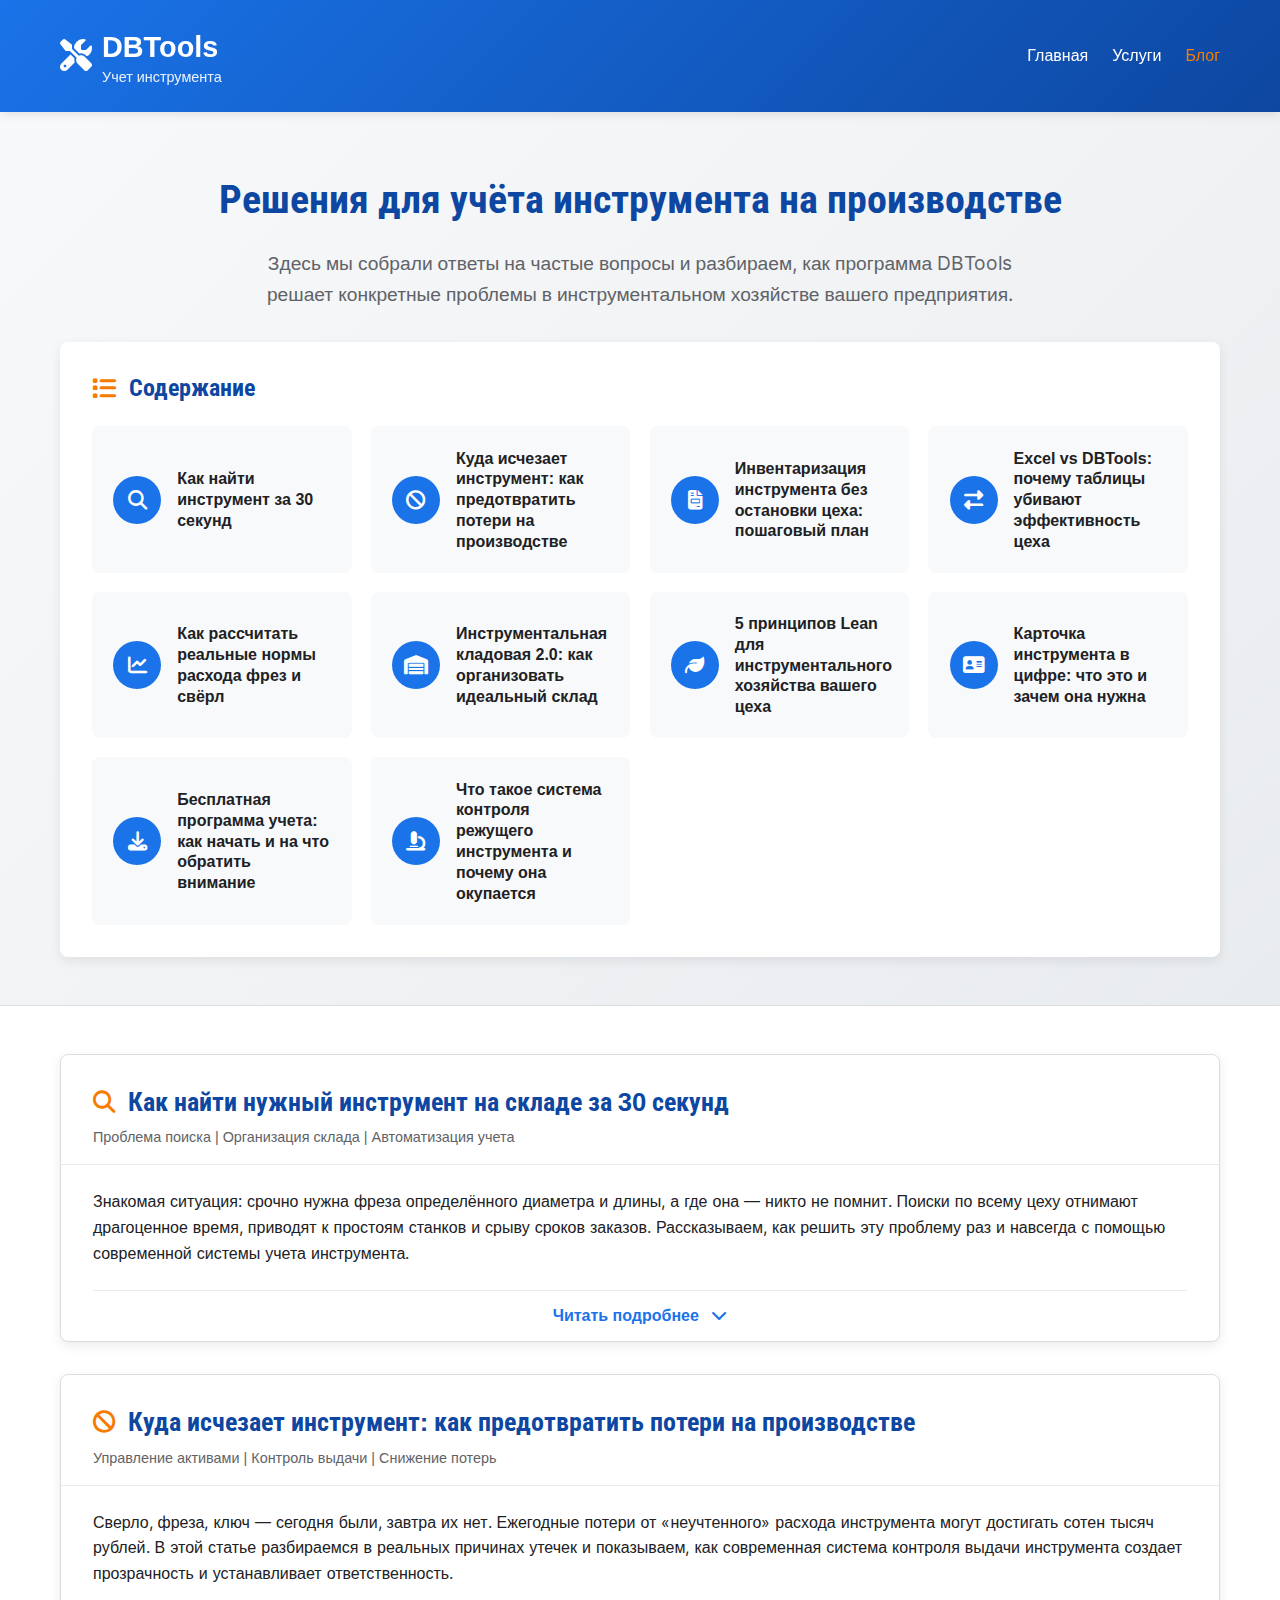
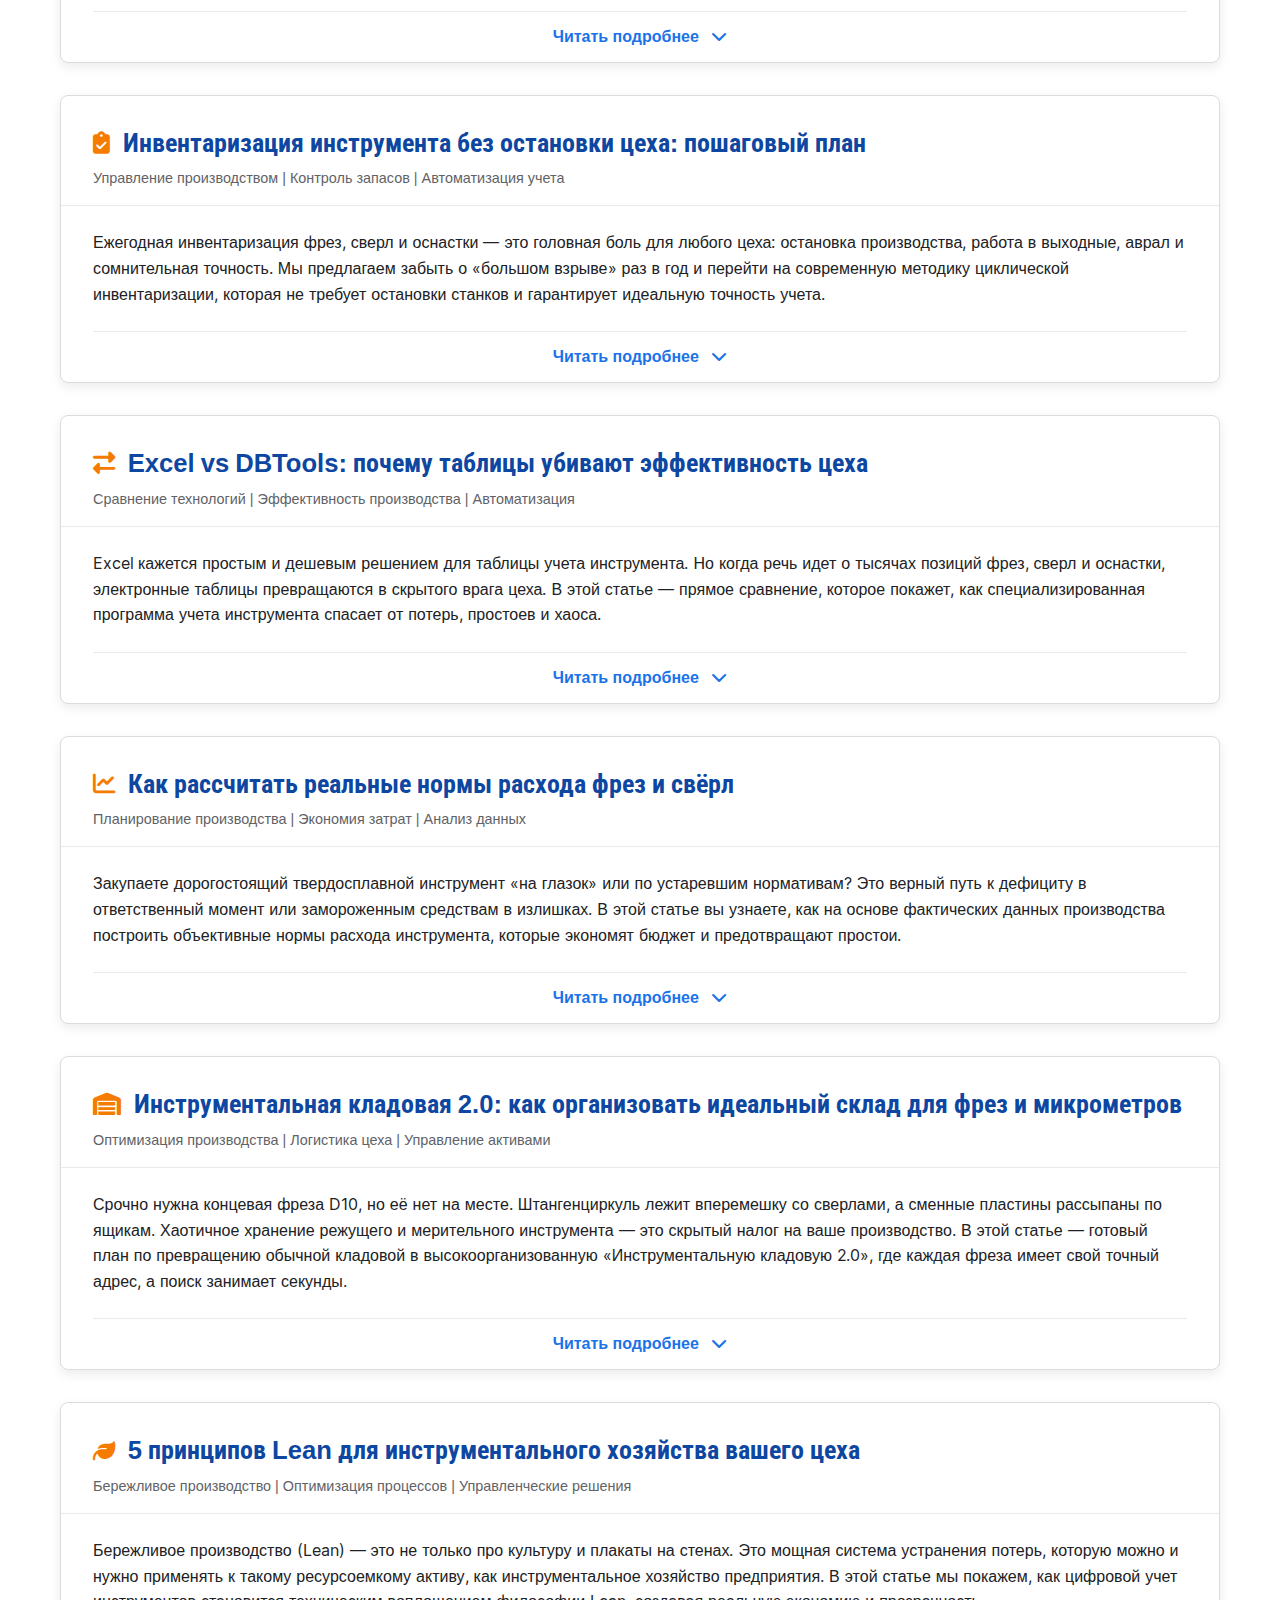
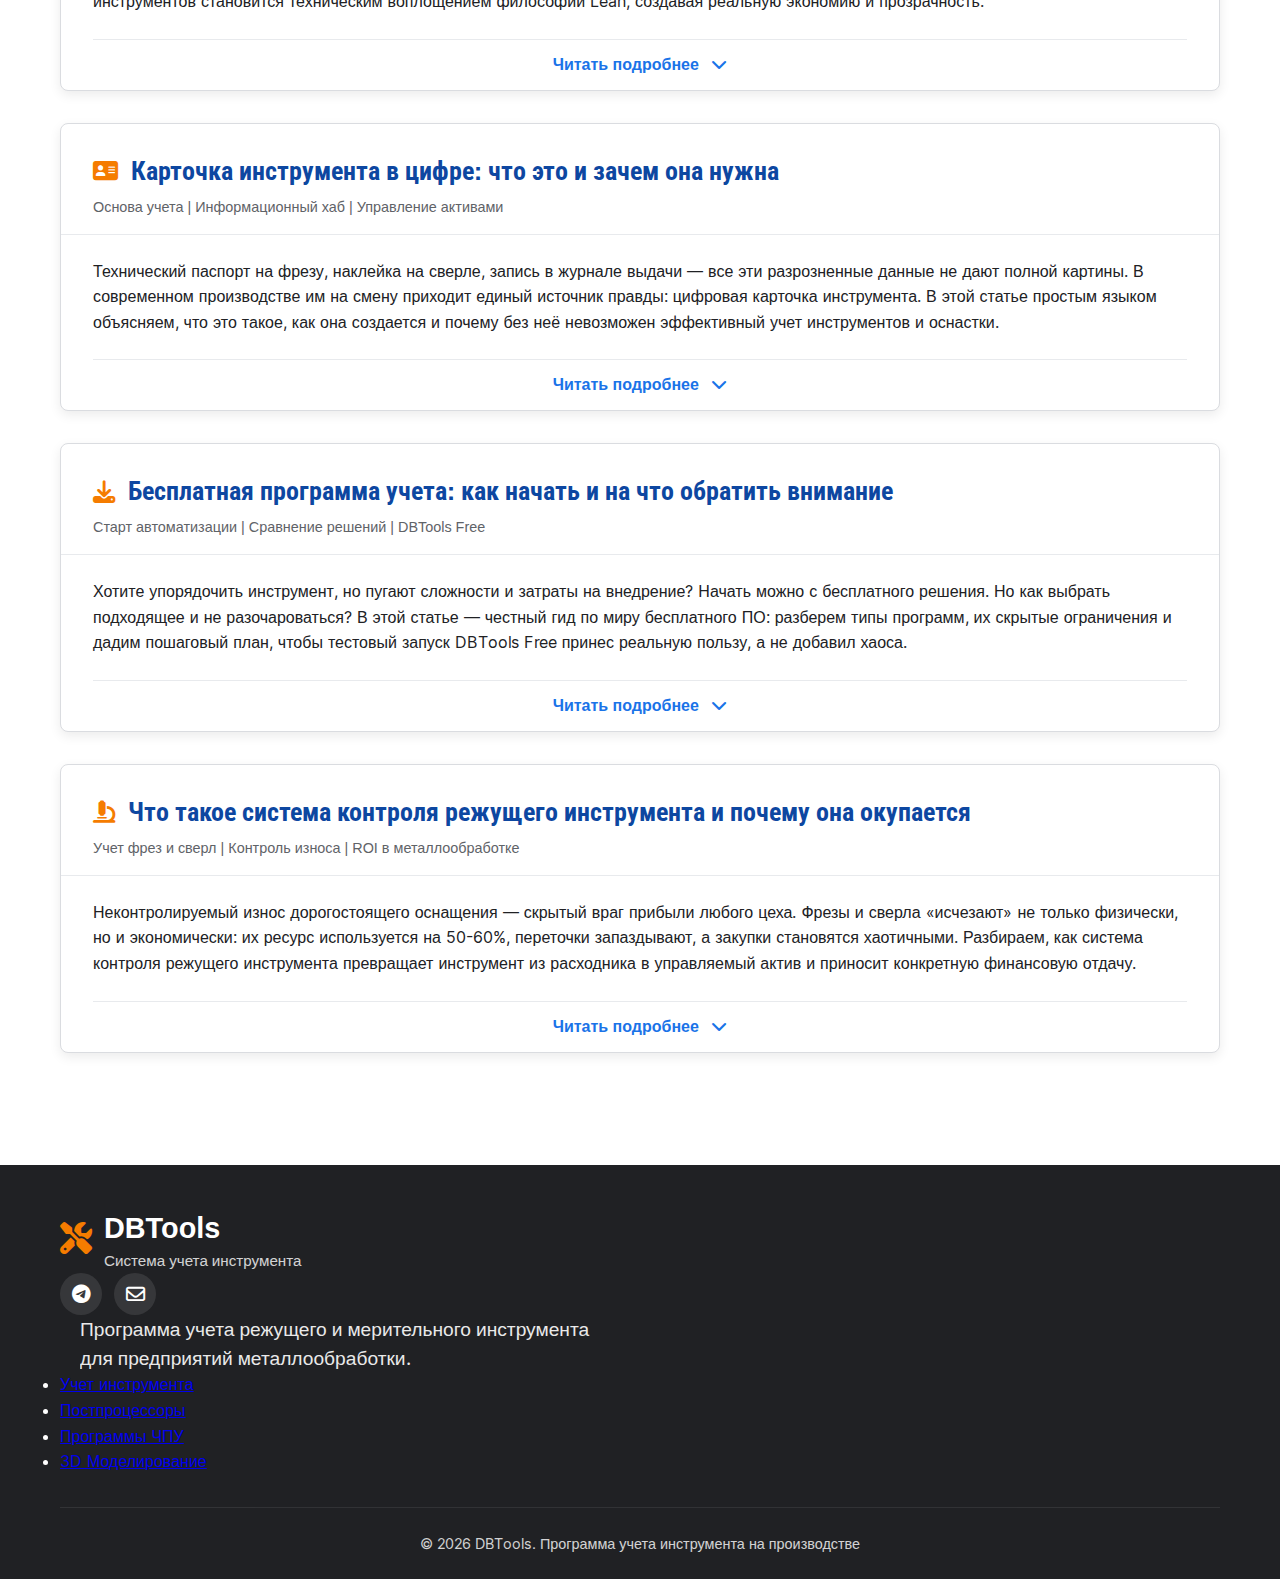
<file: blog.html>
<!DOCTYPE html>
<html lang="ru">
<head>
    <meta charset="UTF-8">
    <meta name="viewport" content="width=device-width, initial-scale=1.0">
    <title>База знаний | DBTools - Решения для учёта инструмента на производстве</title>
    
    <!-- SEO для страницы блога -->
    <meta name="description" content="Статьи и решения по организации учета инструмента на производстве. Проблемы потери, списания, инвентаризации инструмента и их автоматизация с помощью DBTools.">
    <meta name="keywords" content="учет инструмента на производстве, потеря инструмента, списание инструмента, инвентаризация инструмента, автоматизация учета, инструментальное хозяйство">
    
    <!-- Schema.org разметка -->
    <script type="application/ld+json">
    {
        "@context": "https://schema.org",
        "@type": "SoftwareApplication",
        "name": "DBTools - Программа учета инструмента",
        "applicationCategory": "BusinessApplication",
        "operatingSystem": "Windows",
        "description": "Программа учета режущего инструмента на производстве. Система учета инструмента.",
        "offers": [
            {
                "@type": "Offer",
                "name": "Бессрочная лицензия", 
                "price": "20000",
                "priceCurrency": "RUB"
            }
        ],
        "author": {
            "@type": "Organization",
            "name": "DBTools",
            "url": "https://dbtools.ru"
        }
    }
    </script>
    
    <!-- Font Awesome Icons -->
    <link rel="stylesheet" href="css/all.min.css">
	<!-- Предзагружаем критически важные шрифты -->
	<link rel="preload" href="fonts/inter-400.woff2" as="font" type="font/woff2" crossorigin>
    <link rel="preload" href="fonts/roboto-condensed-400.woff2" as="font" type="font/woff2" crossorigin>
    <!-- Основные стили -->
    <link rel="stylesheet" href="css/styles.css">
    <!--
	<link rel="preconnect" href="https://fonts.googleapis.com">
    <link rel="preconnect" href="https://fonts.gstatic.com" crossorigin>
    <link href="https://fonts.googleapis.com/css2?family=Inter:wght@300;400;500;600;700&family=Roboto+Condensed:wght@400;700&display=swap" rel="stylesheet">
    -->
    <!-- Яндекс.Метрика -->
    <script type="text/javascript">
        (function(m,e,t,r,i,k,a){
            m[i]=m[i]||function(){(m[i].a=m[i].a||[]).push(arguments)};
            m[i].l=1*new Date();
            for (var j = 0; j < document.scripts.length; j++) {if (document.scripts[j].src === r) { return; }}
            k=e.createElement(t),a=e.getElementsByTagName(t)[0],k.async=1,k.src=r,a.parentNode.insertBefore(k,a)
        })(window, document,'script','https://mc.yandex.ru/metrika/tag.js?id=105734714', 'ym');
        ym(105734714, 'init', {ssr:true, webvisor:true, clickmap:true, ecommerce:"dataLayer", accurateTrackBounce:true, trackLinks:true});
    </script>
    <noscript><div><img src="https://mc.yandex.ru/watch/105734714" style="position:absolute; left:-9999px;" alt="" /></div></noscript>
</head>
<body>
    <!-- Шапка сайта -->
    <header>
        <div class="container header-container">
            <div class="logo">
                <div class="logo-icon"><i class="fas fa-tools"></i></div>
                <div>
                    <div class="logo-text">DBTools</div>
                    <div class="logo-subtitle">Учет инструмента</div>
                </div>
            </div>
            
            <button class="mobile-menu-btn" id="mobileMenuBtn">
                <i class="fas fa-bars"></i>
            </button>
            
            <nav class="nav-links" id="navLinks">
                <a href="index.html">Главная</a>
				<a href="services.html">Услуги</a>				
                <a href="blog.html" class="active">Блог</a>
            </nav>
        </div>
    </header>

    <!-- Основной контент страницы блога -->
    <main class="blog-page">
        <section class="blog-hero">
            <div class="container">
                <h1>Решения для учёта инструмента на производстве</h1>
                <p class="blog-subtitle">Здесь мы собрали ответы на частые вопросы и разбираем, как программа DBTools решает конкретные проблемы в инструментальном хозяйстве вашего предприятия.</p>
                
                <!-- Якорное меню (оглавление) -->
                <nav class="blog-toc">
                    <h2><i class="fas fa-list"></i> Содержание</h2>
                    <div class="toc-grid">
                        <a href="#article1" class="toc-card">
                            <div class="toc-icon"><i class="fas fa-search"></i></div>
                            <div class="toc-title">Как найти инструмент за 30 секунд</div>
                        </a>
                        <a href="#article2" class="toc-card">
                            <div class="toc-icon"><i class="fas fa-ban"></i></div>
                            <div class="toc-title">Куда исчезает инструмент: как предотвратить потери на производстве</div>
                        </a>
                        <a href="#article3" class="toc-card">
                            <div class="toc-icon"><i class="fas fa-file-invoice"></i></div>
                            <div class="toc-title">Инвентаризация инструмента без остановки цеха: пошаговый план</div>
                        </a>
                        <a href="#article4" class="toc-card">
                            <div class="toc-icon"><i class="fas fa-exchange-alt"></i></div>
                            <div class="toc-title">Excel vs DBTools: почему таблицы убивают эффективность цеха</div>
                        </a>
                        <a href="#article5" class="toc-card">
                            <div class="toc-icon"><i class="fas fa-chart-line"></i></div>
                            <div class="toc-title">Как рассчитать реальные нормы расхода фрез и свёрл</div>
                        </a>
                        <a href="#article6" class="toc-card">
                            <div class="toc-icon"><i class="fas fa-warehouse"></i></div>
                            <div class="toc-title">Инструментальная кладовая 2.0: как организовать идеальный склад</div>
                        </a>
                        <a href="#article7" class="toc-card">
                            <div class="toc-icon"><i class="fas fa-leaf"></i></div>
                            <div class="toc-title">5 принципов Lean для инструментального хозяйства вашего цеха</div>
                        </a>
                        <a href="#article8" class="toc-card">
                            <div class="toc-icon"><i class="fas fa-address-card"></i></div>
                            <div class="toc-title">Карточка инструмента в цифре: что это и зачем она нужна</div>
                        </a>
						<a href="#article9" class="toc-card">
                            <div class="toc-icon"><i class="fas fa-download"></i></div>
                            <div class="toc-title">Бесплатная программа учета: как начать и на что обратить внимание</div>
                        </a>
                        <a href="#article10" class="toc-card">
                            <div class="toc-icon"><i class="fas fa-microscope"></i></div>
                            <div class="toc-title">Что такое система контроля режущего инструмента и почему она окупается</div>
                        </a>
                    </div>
                </nav>
            </div>
        </section>

        <section class="blog-content">
            <div class="container">

				<!-- Статья 1 -->
				<article class="blog-article" id="article1">
				    <div class="article-header">
				        <h2><i class="fas fa-search"></i> Как найти нужный инструмент на складе за 30 секунд</h2>
				        <div class="article-meta">Проблема поиска | Организация склада | Автоматизация учета</div>
				    </div>

				    <div class="article-body">
				        <div class="article-excerpt">
				            <p>Знакомая ситуация: срочно нужна фреза определённого диаметра и длины, а где она — никто не помнит. Поиски по всему цеху отнимают драгоценное время, приводят к простоям станков и срыву сроков заказов. Рассказываем, как решить эту проблему раз и навсегда с помощью современной <strong>системы учета инструмента</strong>.</p>
				        </div>
        
				        <div class="article-full">
				            <p>В условиях металлообрабатывающего производства, где количество наименований <strong>режущего инструмента</strong> (фрез, сверл, резцов) может исчисляться тысячами, ручной поиск становится не просто неэффективным, а экономически убыточным. Статистика показывает, что работник тратит в среднем 10-15 минут на поиск только одного инструмента. Это приводит к простоям дорогостоящего оборудования, скрытым потерям, которые могут достигать сотен тысяч рублей в год только на "поиске" инструмента.</p>
            
				            <h3>Проблема №1: Хаос на складе и в цехе</h3>
				            <p>Классическая <strong>инструментальная кладовая</strong> или склад предприятия часто превращается в "чёрную дыру". Без четкой <strong>организации учета инструмента</strong> невозможно ответить на базовые вопросы:
				            <ul>
				                <li>Есть ли на складе фреза диаметром 12 мм с хвостовиком DIN 69871?</li>
				                <li>Кому вчера выдали последнее твердосплавное сверло по стали?</li>
				                <li>На каком станке в цехе сейчас находится нужная нам концевая фреза, которую можно снять для срочного заказа?</li>
				            </ul>
				            Бумажные <strong>журналы выдачи инструмента</strong> устаревают мгновенно после их заполнения, а таблицы Excel не справляются с многопользовательской работой и быстро теряют актуальность.</p>

				            <h3>Решение с DBTools: Цифровой склад в реальном времени</h3>
				            <p>Наша <strong>программа учета инструмента на предприятии</strong> создана специально для решения этих насущных проблем. DBTools — это не просто база данных, а целая <strong>система контроля режущего инструмента</strong> и организации всего <strong>инструментального хозяйства цеха</strong>.</p>
            
				            <h4>Ключевые функции для мгновенного поиска:</h4>
				            <ul>
				                <li><strong>Мгновенный поиск по любым параметрам</strong>: Ищите не только по названию, но и по специфичным для металлообработки характеристикам: диаметр, длина режущей части, тип хвостовика (HSK, CAT, DIN), количество зубьев, материал (быстрорежущая сталь, твердый сплав), угол заточки, производитель. Поиск занимает секунды.</li>
				                <li><strong>Точный "адрес" инструмента</strong>: Программа показывает не просто наличие, а точное место: <strong>Стеллаж 4, Секция B, Ящик 12</strong>. Больше никаких поисков "где-то в синем ящике". Современные решения активно используют QR-коды для идентификации, что еще больше ускоряет процесс.</li>
				                <li><strong>Поиск в цехе — решение для авралов</strong>: Функция, которая спасает в критических ситуациях. Если на складе нет ни одной новой фрезы нужного диаметра, DBTools позволяет за секунды посмотреть <strong>учет выданного инструмента</strong>. Вы увидите:
				                    <ul>
				                        <li>Кому, когда и на какой станок были выданы такие фрезы.</li>
				                        <li>Можно ли её временно снять для выполнения срочного заказа.</li>
				                    </ul>
				                    Это позволяет использовать внутренние ресурсы на 100% и предотвращает простой.
				                </li>
				                <li><strong>Полная история жизни инструмента</strong>: От поступления на склад до списания. Вы видите всю цепочку: кто получал, при изготовлении какой детали использовал, был ли в переточке, фиксировались ли поломки. Это основа для анализа <strong>норм расхода инструмента</strong> и планирования закупок.</li>
				            </ul>
            
				            <h3>Как это работает на практике? Пошаговый сценарий</h3>
				            <p>Представьте ситуацию: наладчику срочно нужна концевая фреза D12 для дюрали. Раньше он шёл к кладовщику, тот листал потрёпанную тетрадь, затем они вдвоем начинали обход стеллажей. Простой станка — 10-20 минут.</p>
				            <p><strong>С DBTools:</strong></p>
				            <ol>
				                <li>Наладчик или кладовщик открывает программу на общем компьютере в цеху.</li>
				                <li>В фильтре выбирает: <em>Тип: Фреза концевая, Диаметр: 12 мм, Материал: Для алюминия/дюрали, Статус: На складе</em>.</li>
				                <li>Система мгновенно показывает: "Фреза "HSS-Al D12" — 3 шт., Стеллаж 2, Ящик 5". А также: "Фреза "Тв.Сплав D12" — 1 шт., выдана 05.01 Иванову И.И. на станок Haas №3".</li>
				                <li>Если новых на складе нет, можно оценить состояние фрезы у Иванова и договориться о временном использовании, если она подходит. Весь процесс — 30 секунд. Простой предотвращен.</li>
				            </ol>
            
				            <h3>Преимущества, которые вы получаете сразу после внедрения</h3>
				            <ul>
				                <li><strong>Сокращение простоев оборудования на 15-20%</strong> за счет ликвидации времени на поиск.</li>
				                <li><strong>Снижение непроизводственных потерь</strong>: Инструмент перестает бесследно "исчезать", так как за каждым закреплена ответственность и известна его история.</li>
				                <li><strong>Прозрачность для руководства</strong>: Вы в любой момент видите реальную картину: что на складе, что в цехе, какие инструменты в дефиците, какие простаивают. Это основа для грамотного <strong>учета расхода инструмента</strong> и планирования бюджета.</li>
				                <li><strong>Облегчение работы кладовщика и инженера по инструменту</strong>: Автоматизация рутины, электронный <strong>журнал учета выдачи инструмента</strong> вместо бумажного, мгновенное формирование отчетов для списания или закупки.</li>
				            </ul>
            
				            <p><strong>Система учета инструмента DBTools</strong> — это не абстрактное "цифровизация", а конкретный, работающий инструмент для решения ежедневных проблем вашего цеха. Это переход от хаоса к порядку, от потерь — к контролю, от поиска длиной в 20 минут — к результату за 30 секунд.</p>
            
				            <div class="article-cta">
				                <p><strong>Хотите увидеть, как это работает?</strong> Узнайте больше о возможностях модуля поиска и других функциях, которые делают <strong>инструментальное хозяйство предприятия</strong> эффективным и прозрачным.</p>
				                <a href="index.html#features" class="cta-button">Посмотреть все возможности DBTools</a>
				            </div>
				        </div>
        
				        <button class="read-more-btn">Читать подробнее <i class="fas fa-chevron-down"></i></button>
				    </div>
				</article>

                <!-- Статья 2 -->
                <article class="blog-article" id="article2">
				    <div class="article-header">
				        <h2><i class="fas fa-ban"></i> Куда исчезает инструмент: как предотвратить потери на производстве</h2>
				        <div class="article-meta">Управление активами | Контроль выдачи | Снижение потерь</div>
				    </div>
    
				    <div class="article-body">
				        <div class="article-excerpt">
				            <p>Сверло, фреза, ключ — сегодня были, завтра их нет. Ежегодные потери от «неучтенного» расхода инструмента могут достигать сотен тысяч рублей. В этой статье разбираемся в реальных причинах утечек и показываем, как современная <strong>система контроля выдачи инструмента</strong> создает прозрачность и устанавливает ответственность.</p>
				        </div>
        
				        <div class="article-full">
				            <p>Потеря инструмента — это одна из самых болезненных и финансово ощутимых проблем для любого производственного цеха. Это не только прямые затраты на замену, но и простой оборудования, срывы сроков и неэффективное планирование закупок. Часто руководство видит лишь вершину айсберга — пустой склад и растущие статьи расходов, не понимая, куда и почему исчезает оснастка. Основная причина кроется в отсутствии четкого <strong>учета выданного инструмента</strong> и, как следствие, персональной ответственности.</p>
            
				            <h3>Три главные «дыры», через которые утекает инструмент</h3>
				            <p>Прежде чем строить защиту, нужно понять уязвимые места. Анализ проблем на производствах показывает три типичных сценария потерь.</p>
            
				            <ul>
				                <li><strong>«Забыл вернуть» или «временно взял»</strong>. Самый частый случай. Без фиксации факта выдачи конкретному сотруднику инструмент легко «оседает» в личных шкафчиках, на рабочих местах или других цехах. Через месяц найти его практически невозможно.</li>
				                <li><strong>Поломка и молчаливое списание</strong>. Инструмент вышел из строя, но работник, опасаясь вопросов или взысканий, просто его выбрасывает, не сообщая о поломке. В системе он числится как исправный, а на деле его уже нет.</li>
				                <li><strong>Неучтенный расход на мелкие нужды</strong>. Отвертка для ремонта осветительного щита, пассатижи для наладки конвейера — инструмент берется для мелких задач «на пять минут», но по факту не возвращается на свое место, так как его движение никак не регистрируется.</li>
				            </ul>
            
				            <p>Все эти сценарии объединяет одно: отсутствие простого и обязательного для всех правила фиксации <strong>выдачи инструментов работникам</strong> и их такого же четкого возврата.</p>
            
				            <h3>Решение: Цифровой след для каждого инструмента</h3>
				            <p>Эффективное предотвращение потерь строится на трех китах: <strong>Идентификация, Фиксация, Контроль</strong>. Именно эту логику реализует современное программное обеспечение для учета.</p>
            
				            <h4>1. Присвойте инструменту «паспорт»</h4>
				            <p>Первичный шаг — уникальная маркировка каждой единицы, особенно дорогостоящей или специализированной. Это может быть:
				            </p>
				            <ul>
				                <li>Артикул инструмента присвоенный ему производителем.</li>
								<li>Заводской или внутренний <strong>инвентарный номер</strong>, занесенный в базу.</li>
								<li><strong>Штрих-код или QR-код</strong> на бирке.</li>
				            </ul>
				            <p>Так инструмент перестает быть безымянным «чем-то из ящика» и становится конкретным активом, который можно отследить.</p>
       
				            <h4>2. Фиксируйте каждое движение с привязкой к человеку</h4>
				            <p>В этом заключается ключевое отличие цифрового учета от бумажной тетради. При выдаче в системе одним действием фиксируются два факта:</p>
				            <ol>
				                <li><strong>Какой именно инструмент</strong> (отсканирован штрих-код с его бирки).</li>
				                <li><strong>Кому он выдан</strong> (отсканирован код с карточки сотрудника или выбрано ФИО из списка).</li>
				            </ol>
				            <p>Это создает однозначную и непререкаемую связь «актив – ответственный». Теперь нельзя сказать «я не брал» или «это не у меня». Вся история перемещений каждого сверла или ключа хранится в системе.</p>
            
				            <h4>3. Контролируйте возврат и состояние</h4>
				            <p>Процесс возврата так же важен, как и выдача. При приемке инструмента кладовщик или мастер обязаны проверить его состояние. В программе это отражается операцией «Возврат», где можно отметить:
				            </p>
				            <ul>
				                <li>Инструмент принят в исправном состоянии.</li>
				                <li>Обнаружены повреждения.</li>
				                <li>Инструмент требует переточки или подлежит списанию.</li>
				            </ul>
				            <p>Это дисциплинирует работников бережно относиться к имуществу и дает руководству точную информацию о реальном состоянии инструмента.</p>
            
				            <h3>Какие результаты вы получите, внедрив систему?</h3>
				            <p>Переход от хаоса к цифровому учету дает быстрые и измеримые преимущества:</p>
            
				            <div class="wide-card feature-style">
				                <h4>Прямые выгоды для бизнеса</h4>
				                <ul>
				                    <li><strong>Сокращение потерь на 80%</strong>. Инструмент перестает бесследно исчезать, так как за каждым предметом закреплен ответственный.</li>
				                    <li><strong>Снижение необоснованных закупок</strong>. Вы точно знаете, что у вас есть и где это находится, что предотвращает панические покупки «про запас».</li>
				                    <li><strong>Прозрачная аналитика</strong>. Отчеты показывают, какой инструмент расходуется чаще, кто из сотрудников является его ответственным пользователем, какова реальная динамика списания.</li>
				                </ul>
				            </div>
            
				            <h3>Как начать наводить порядок уже сейчас?</h3>
				            <p>Внедрение системы — это процесс, но первые шаги можно сделать сегодня:</p>
				            <ol>
				                <li><strong>Проведите ревизию</strong>. Зафиксируйте, что у вас действительно есть в наличии, присвойте уникальные номера.</li>
				                <li><strong>Назначьте ответственных</strong>. Определите, кто на складе или в цехе будет отвечать за фиксацию выдачи и приема.</li>
				                <li><strong>Опросите персонал</strong>. Узнайте у мастеров и рабочих, с какими сложностями в получении/возврате инструмента они сталкиваются чаще всего.</li>
				                <li><strong>Протестируйте решение</strong>. Начните с учета самого дорогого и проблемного сегмента инструмента (например, твердосплавного), чтобы быстро оценить эффект.</li>
				            </ol>
            
				            <p>Помните, <strong>учет выданного инструмента</strong> — это не бюрократия, а базовый инструмент эффективного управления производственными активами. Он превращает неконтролируемые потери в управляемые процессы, экономит значительные средства и создает в коллективе культуру ответственности за ресурсы предприятия.</p>
            
				            <div class="article-cta">
				                <p><strong>Хотите узнать, как DBTools помогает выстроить такую систему на вашем предприятии?</strong> Посмотрите, как модуль контроля выдачи и возврата решает описанные проблемы и обеспечивает полную прозрачность движения инструмента.</p>
				                <a href="index.html#features" class="cta-button">Узнать о модуле контроля выдачи</a>
				            </div>
				        </div>
        
				        <button class="read-more-btn">Читать подробнее <i class="fas fa-chevron-down"></i></button>
				    </div>
				</article>

                <!-- Статья 3 -->
                <article class="blog-article" id="article3">
				    <div class="article-header">
				        <h2><i class="fas fa-clipboard-check"></i> Инвентаризация инструмента без остановки цеха: пошаговый план</h2>
				        <div class="article-meta">Управление производством | Контроль запасов | Автоматизация учета</div>
				    </div>

				    <div class="article-body">
				        <div class="article-excerpt">
				            <p>Ежегодная инвентаризация фрез, сверл и оснастки — это головная боль для любого цеха: остановка производства, работа в выходные, аврал и сомнительная точность. Мы предлагаем забыть о «большом взрыве» раз в год и перейти на современную методику циклической инвентаризации, которая не требует остановки станков и гарантирует идеальную точность учета.</p>
				        </div>

				        <div class="article-full">
				            <p>В цехах металлообработки, где стоимость парка режущего инструмента может составлять миллионы рублей, точный учет — это основа рентабельности. Однако традиционная инвентаризация, сопряженная с полной остановкой производства, приводит к прямым убыткам от простоя и часто дает неточные результаты из-за человеческого фактора и спешки.</p>

				            <h3>Почему классическая инвентаризация устарела для современного цеха?</h3>
				            <p>Подход «большого взрыва», когда все останавливается на 1-3 дня для тотального пересчета, неэффективен и опасен. Проблемы такого метода:</p>
				            <ul>
				                <li><strong>Прямые финансовые потери</strong> от простаивания станков с ЧПУ и срыва плановых сроков заказов.</li>
				                <li><strong>Высокий уровень ошибок</strong> при ручном пересчете тысяч позиций в стрессовых условиях.</li>
				                <li><strong>«Слепые зоны» в работе станков</strong>: невозможно проверить инструмент, находящийся прямо в магазине (карусели) станка или закрепленный за оператором.</li>
				                <li><strong>Данные устаревают мгновенно</strong> — уже на следующий день после инвентаризации картина наличия снова становится неточной.</li>
				            </ul>

				            <h3>Решение: Циклическая (скользящая) инвентаризация по зонам</h3>
				            <p>Ключевой принцип современного подхода — отказ от тотальной проверки всего и сразу. Вместо этого используется метод циклической (rolling inventory) или выборочной инвентаризации.</p>
				            <p>Её суть заключается в том, что склад и цех делятся на логические зоны или категории, которые проверяются по отдельному графику в рабочем режиме. Например, на этой неделе пересчитываются все спиральные сверла на центральном складе, на следующей — фрезы черновые в зоне подготовки, затем — инструмент в магазинах конкретных станков.</p>
				            <p>Это позволяет заблокировать для переучета только небольшую область (стеллаж, шкаф, группу номенклатуры) на короткое время — от 15 до 30 минут, не останавливая работу всего предприятия. Такой подход часто называют инвентаризацией без остановки.</p>

				            <h4>Шаг 1: Подготовка и классификация инструмента (Дни 1-3)</h4>
				            <p>Упорядочьте свой парк до начала подсчета. Это фундамент для всего процесса.</p>
				            <ul>
				                <li><strong>Проведите ABC-анализ</strong>: Разделите инструмент по степени важности и стоимости. Группа «A» — дорогостоящий твердосплавной инструмент (фрезы, расточные головки), проверяется ежемесячно. Группа «B» — инструмент средней стоимости (метчики, развертки), проверяется раз в квартал. Группа «C» — стандартный и недорогой инструмент (сверла HSS, простые державки), проверяется раз в полгода.</li>
				                <li><strong>Обеспечьте адресное хранение</strong>: Каждому месту хранения (стеллаж, ящик, секция в магазине станка) должен быть присвоен уникальный номер. Это ключ к быстрому поиску и контролю.</li>
				                <li><strong>Унификация и маркировка</strong> — самый важный этап. Каждой единице инструмента, особенно если она собирается в сборку (державка + режущая пластина), должен быть присвоен уникальный штрих-код или QR-код. Это превращает инструмент из безымянного предмет в цифровой актив, который можно мгновенно идентифицировать.</li>
				            </ul>

				            <h4>Шаг 2: Технология вместо бумаги (День 4-6)</h4>
				            <p>Забудьте про бумажные описи формы ИНВ-3, в которые легко внести ошибку. Современная инвентаризация — это цифровой процесс.</p>
				            <ul>
				                <li><strong>Используйте терминал сбора данных (ТСД) или планшет</strong> со специализированным ПО. Сотрудник сканирует штрих-код с места хранения, а затем поочередно — штрих-коды со всех инструментов в этой ячейке. Данные в реальном времени или после синхронизации поступают в <strong>базу данных инструмента</strong> (как в системе DBTools).</li>
				                <li><strong>Точность и скорость</strong>: Автоматический подсчет исключает арифметические ошибки, а процесс идет в разы быстрее ручного переписывания.</li>
				                <li><strong>Контроль целостности сборок</strong>: Для предсобранных инструментальных блоков это идеальное решение. Отсканировав код сборки, можно сразу видеть, все ли компоненты (державка, пластины, болты) на месте.</li>
				            </ul>

				            <h4>Шаг 3: Планирование и проведение циклов (Непрерывный процесс)</h4>
				            <p>Инвентаризация становится частью ежедневной рабочей рутины, а не чрезвычайным событием.</p>
				            <ul>
				                <li><strong>Создайте график</strong>: Утвердите четкий календарный план циклических проверок по зонам и ABC-группам. Например, каждую первую неделю месяца — аудит твердосплавного инструмента (группа A) на центральном складе.</li>
				                <li><strong>Блокируйте только рабочую зону</strong>: При проведении подсчета конкретной ячейки или стеллажа просто установите на него табличку «Идет инвентаризация». Остальные участки цеха продолжают работать в штатном режиме.</li>
				                <li><strong>Учитывайте инструмент в работе</strong>: В график должны быть включены проверки инструментальных магазинов станков в периоды их планового обслуживания или переналадки, а также контроль закрепленного за наладчиками инструмента.</li>
				            </ul>

				            <h4>Шаг 4: Анализ результатов и корректировка остатков</h4>
				            <p>Цель инвентаризации — не просто подсчет, а приведение учета в соответствие с реальностью.</p>
				            <ul>
				                <li><strong>Мгновенное выявление расхождений</strong>: После завершения проверки зоны программа автоматически сравнивает фактические остатки с учетными и формирует акт расхождений.</li>
				                <li><strong>Установите допустимые нормы</strong>: Для расходных позиций (например, сверл одного диаметра) определите допустимый процент расхождения, связанный с естественным расходом и поломками в период между проверками.</li>
				                <li><strong>Непрерывное улучшение процессов</strong>: Регулярный анализ причин расхождений (потеря, неучтенная поломка, ошибка при выдаче) позволяет находить и устранять слабые места в системе <strong>организации учета инструмента</strong> и в работе персонала.</li>
				            </ul>

				            <h3>Какие результаты вы получите от внедрения системы?</h3>
				            <div class="wide-card feature-style">
				                <h4>Преимущества циклической инвентаризации с DBTools</h4>
				                <ul>
				                    <li><strong>Отсутствие простоев</strong>: Станки не останавливаются, производственный план выполняется без срывов.</li>
				                    <li><strong>Точность до 99,8%</strong>: Автоматический сбор данных исключает ошибки, а регулярные проверки не дают накапливаться большим расхождениям.</li>
				                    <li><strong>Постоянная актуальность данных</strong>: Вы в любой момент можете быть уверены в достоверности информации о наличии дорогостоящего инструмента.</li>
				                    <li><strong>Контроль над всей цепочкой</strong>: Отслеживается не только складской запас, но и инструмент в цехе: в магазинах станков, у наладчиков, в переточке.</li>
				                    <li><strong>Снижение стресса</strong>: Процесс становится предсказуемой и управляемой рутиной, а не авралом для всего коллектива.</li>
				                </ul>
				            </div>

				            <h3>С чего начать переход на новую систему?</h3>
				            <p>Не пытайтесь изменить все за один день. Действуйте поэтапно:</p>
				            <ol>
				                <li><strong>Выберите пилотную зону</strong>: Например, инструментальный склад или один участок станков.</li>
				                <li><strong>Проведите там «генеральную уборку»</strong>: упорядочьте хранение, нанесите маркировку на места хранения и инструмент.</li>
				                <li><strong>Проведите первую цикличную проверку</strong> по новому методу, используя планшет со сканером.</li>
				                <li><strong>Проанализируйте результаты</strong>, отладьте процесс и обучите сотрудников.</li>
				                <li><strong>Масштабируйте успешный опыт</strong> на весь цех, подключая новые зоны согласно графику.</li>
				            </ol>

				            <p>Инвентаризация перестает быть карательной мерой и становится инструментом ежедневного контроля и основой для принятия точных управленческих решений о закупках, списании и планировании производства. Это современный подход к <strong>учету инструментов</strong> для эффективно работающего предприятия.</p>

				            <div class="article-cta">
				                <p><strong>DBTools предоставляет все необходимые инструменты для организации безостановочной циклической инвентаризации:</strong> от ведения цифровой базы с поддержкой штрих-кодирования до формирования регламентов и автоматических отчетов по расхождениям.</p>
				                <a href="index.html#free" class="cta-button">Протестировать возможности для инвентаризации</a>
				            </div>
				        </div>

				        <button class="read-more-btn">Читать подробнее <i class="fas fa-chevron-down"></i></button>
				    </div>
				</article>

                <!-- Статья 4 (Исправленная) -->
                <article class="blog-article" id="article4">
				    <div class="article-header">
				        <h2><i class="fas fa-exchange-alt"></i> Excel vs DBTools: почему таблицы убивают эффективность цеха</h2>
				        <div class="article-meta">Сравнение технологий | Эффективность производства | Автоматизация</div>
				    </div>
    
				    <div class="article-body">
				        <div class="article-excerpt">
				            <p>Excel кажется простым и дешевым решением для <strong>таблицы учета инструмента</strong>. Но когда речь идет о тысячах позиций фрез, сверл и оснастки, электронные таблицы превращаются в скрытого врага цеха. В этой статье — прямое сравнение, которое покажет, как специализированная <strong>программа учета инструмента</strong> спасает от потерь, простоев и хаоса.</p>
				        </div>
        
				        <div class="article-full">
				            <p>На многих предприятиях металлообработки <strong>учет инструментов</strong> начинается с Excel. Это понятно: таблицы всегда под рукой, не требуют сложного внедрения и кажутся контролируемыми. Однако по мере роста парка инструмента до сотен и тысяч наименований, при увеличении количества пользователей, простая таблица превращается в источник постоянных ошибок, конфликтов и финансовых потерь. Иллюзия контроля рассыпается, когда срочно нужна фреза определённого диаметра и угла, а данные в трёх разных файлах противоречат друг другу.</p>
            
				            <h3>Критичные для цеха проблемы Excel, которые DBTools решает</h3>
            
				            <h4>1. Конфликт версий и потеря актуальности данных</h4>
				            <p><strong>Проблема в Excel:</strong> Файл «Инструмент.xlsx» лежит на общем диске. Кладовщик вносит в него выдачу, но не сохраняет изменения сразу. В это время технолог открывает эту же таблицу, чтобы проверить наличие оснастки для новой детали. Он видит устаревшие данные. В результате — срыв планирования, заказ несуществующего инструмента или конфликт на почве «кто последний менял файл». В худшем случае файл повреждается, и данные теряются.</p>
				            <p><strong>Решение в DBTools:</strong> Единая <strong>база данных инструмента</strong>, доступная в реальном времени для всех авторизованных пользователей. Изменения, внесенные кладовщиком при выдаче фрезы, мгновенно видны и мастеру, и технологу. Невозможно работать с устаревшей копией информации. Версии данных не конфликтуют, так как есть только одна актуальная версия.</p>
            
				            <h4>2. Невозможность интеллектуального поиска и фильтрации</h4>
				            <p><strong>Проблема в Excel:</strong> Поиск концевой фрезы диаметром 10 мм с 4 зубьями и длиной реза 25 мм превращается в ручное сканирование столбцов. Если в таблице 2000 позиций, на это уходит 5-10 минут. А если нужен инструмент, выданный конкретному наладчику на станок Haas? Придется открывать второй файл — <strong>журнал выдачи инструмента</strong> — и вручную сопоставлять данные. Время простоя станка растет.</p>
				            <p><strong>Решение в DBTools:</strong> Многофакторный фильтр, созданный для режущего инструмента. За два клика вы отбираете все сверла по конкретному диаметру, материалу (HSS, твердый сплав) и типу обработки (глубокое сверление, рассверливание). Поиск по истории: можно мгновенно найти, кому, когда и на какую работу выдавались расточные резцы определенного типоразмера. Время поиска — менее 30 секунд.</p>
            
				            <h4>3. Отсутствие контроля доступа и истории изменений</h4>
				            <p><strong>Проблема в Excel:</strong> Любой, у кого есть доступ к файлу, может случайно или намеренно удалить строку, изменить критичный параметр (например, остаток дорогостоящих твердосплавных пластин) или вовсе очистить лист. Установить, кто это сделал и когда, — практически нереально. Нет разграничения прав: уборщица с доступом к сетевой папке теоретически может удалить весь учет фрез.</p>
				            <p><strong>Решение в DBTools:</strong> Четкая система ролей и прав. Кладовщик может только выдавать и принимать. Мастер — видеть закрепленный за его участком инструмент. Технолог — только просматривать каталог. Администратор имеет полные права. Каждое действие (выдача, возврат, списание, изменение параметра) фиксируется в истории с указанием пользователя и времени. Ответственность становится прозрачной.</p>
            
				            <h4>4. Отсутствие связи с реальными процессами и автоматизации</h4>
				            <p><strong>Проблема в Excel:</strong> Таблица существует сама по себе. Она не «знает», что инструмент выдан. Она не напомнит, что пора делать инвентаризацию ящика с метчиками. Она не сформирует автоматически заявку на закупку, когда остаток сверл определенного диаметра достигнет минимума. Все эти действия требуют ручного контроля, внимания и времени.</p>
				            <p><strong>Решение в DBTools:</strong> Программа — часть рабочего процесса. Она автоматически меняет статус инструмента с «На складе» на «Выдано» с привязкой к сотруднику и станку. Может формировать уведомления о необходимости проведения плановой инвентаризации по зонам. Самое важное — на основе заданных минимальных остатков система сама предлагает создать заявку на пополнение запасов наиболее расходуемых фрез или сверл, предотвращая простои.</p>
            
				            <h3>Сравнительная таблица: Excel vs DBTools для цеха</h3>
            
				            <div class="wide-card feature-style">
				                <table style="width:100%; border-collapse: collapse;">
				                    <thead>
				                        <tr style="background-color: #f0f0f0;">
				                            <th style="padding: 12px; border: 1px solid #ddd; text-align: left;">Критерий</th>
				                            <th style="padding: 12px; border: 1px solid #ddd; text-align: left;">Excel / Google Таблицы</th>
				                            <th style="padding: 12px; border: 1px solid #ddd; text-align: left;">Специализированная система DBTools</th>
				                        </tr>
				                    </thead>
				                    <tbody>
				                        <tr>
				                            <td style="padding: 10px; border: 1px solid #ddd;"><strong>Актуальность данных</strong></td>
				                            <td style="padding: 10px; border: 1px solid #ddd;">Конфликт версий, задержки в обновлении</td>
				                            <td style="padding: 10px; border: 1px solid #ddd;"><strong>Единая база в реальном времени</strong></td>
				                        </tr>
				                        <tr style="background-color: #f9f9f9;">
				                            <td style="padding: 10px; border: 1px solid #ddd;"><strong>Поиск фрезы/сверла по параметрам</strong></td>
				                            <td style="padding: 10px; border: 1px solid #ddd;">Ручной перебор, 5-10 минут</td>
				                            <td style="padding: 10px; border: 1px solid #ddd;"><strong>Мгновенный фильтр, 30 секунд</strong></td>
				                        </tr>
				                        <tr>
				                            <td style="padding: 10px; border: 1px solid #ddd;"><strong>Контроль и ответственность</strong></td>
				                            <td style="padding: 10px; border: 1px solid #ddd;">Нет истории изменений, слабый контроль доступа</td>
				                            <td style="padding: 10px; border: 1px solid #ddd;"><strong>Полный аудит действий и гибкие права доступа</strong></td>
				                        </tr>
				                        <tr style="background-color: #f9f9f9;">
				                            <td style="padding: 10px; border: 1px solid #ddd;"><strong>Работа с выданным инструментом</strong></td>
				                            <td style="padding: 10px; border: 1px solid #ddd;">Отдельный файл, ручное сопоставление</td>
				                            <td style="padding: 10px; border: 1px solid #ddd;"><strong>Интегрированная история выдачи по сотрудникам и станкам</strong></td>
				                        </tr>
				                        <tr>
				                            <td style="padding: 10px; border: 1px solid #ddd;"><strong>Предотвращение простоев</strong></td>
				                            <td style="padding: 10px; border: 1px solid #ddd;">Ручной контроль остатков, срывы поставок</td>
				                            <td style="padding: 10px; border: 1px solid #ddd;"><strong>Автоформирование заявок при достижении минимума</strong></td>
				                        </tr>
				                        <tr style="background-color: #f9f9f9;">
				                            <td style="padding: 10px; border: 1px solid #ddd;"><strong>Масштабируемость</strong></td>
				                            <td style="padding: 10px; border: 1px solid #ddd;">Замедление, частые ошибки при росте >500 позиций</td>
				                            <td style="padding: 10px; border: 1px solid #ddd;"><strong>Стабильная работа с 10 000+ позиций</strong></td>
				                        </tr>
				                    </tbody>
				                </table>
				            </div>
            
				            <h3>Почему переход с Excel — это вопрос экономики, а не удобства</h3>
				            <p>Использование Excel для учета инструмента в металлообработке — это скрытая, но ежедневная статья расходов:</p>
				            <ul>
				                <li><strong>Потери на простоях</strong>: 20 минут поиска инструмента × 5 случаев в день × стоимость часа работы станка.</li>
				                <li><strong>Сверхзакупки из-за ошибок в учете</strong>: Покупка фрез, которые «потерялись» в цехе, но были учтены как израсходованные.</li>
				                <li><strong>Потери на неучтенных поломках</strong>: Инструмент списан «в лом» без анализа причин, что не позволяет улучшать техпроцессы.</li>
				                <li><strong>Оплата труда на рутинные операции</strong>: Часы работы кладовщика и мастеров на сверку таблиц вместо решения производственных задач.</li>
				            </ul>
				            <p>Специализированная <strong>программа учета инструмента</strong> DBTools окупается не за счёт «удобных кнопочек», а за счёт устранения этих ежедневных утечек. Она переводит учет из категории «неизбежной головной боли» в категорию «инструмента контроля и экономии».</p>
            
				            <div class="article-cta">
				                <p><strong>Готовы перестать терять деньги и время на таблицы?</strong> Узнайте, как DBTools заменяет хаотичный набор файлов на целостную систему управления инструментом в цехе.</p>
				                <a href="index.html#features" class="cta-button">Сравнить с текущим учетом в Excel</a>
				            </div>
				        </div>
        
				        <button class="read-more-btn">Читать подробнее <i class="fas fa-chevron-down"></i></button>
				    </div>
				</article>

                <!-- Статья 5 (Исправленная) -->
                <article class="blog-article" id="article5">
				    <div class="article-header">
				        <h2><i class="fas fa-chart-line"></i> Как рассчитать реальные нормы расхода фрез и свёрл</h2>
				        <div class="article-meta">Планирование производства | Экономия затрат | Анализ данных</div>
				    </div>
    
				    <div class="article-body">
				        <div class="article-excerpt">
				            <p>Закупаете дорогостоящий твердосплавной инструмент «на глазок» или по устаревшим нормативам? Это верный путь к дефициту в ответственный момент или замороженным средствам в излишках. В этой статье вы узнаете, как на основе фактических данных производства построить объективные <strong>нормы расхода инструмента</strong>, которые экономят бюджет и предотвращают простои.</p>
				        </div>
        
				        <div class="article-full">
				            <p>В металлообработке, где стоимость одной твердосплавной фрезы или сверла может превышать десятки тысяч рублей, интуитивное планирование закупок — это роскошь, которую не может позволить себе ни одно рентабельное предприятие. Традиционные «нормы», рассчитанные по теоретическим справочникам или «опыту прошлых лет», часто не учитывают реальные условия вашего цеха: материалы заготовок, состояние оборудования, квалификацию операторов. Результат — постоянные сбои в снабжении или переизбыток неликвидного инструмента.</p>
            
				            <h3>Почему «старые» методы нормирования не работают?</h3>
				            <ul>
				                <li><strong>Справочные нормативы устарели</strong>: Они не учитывают современные марки материалов (стали, алюминиевые сплавы), новые геометрии режущего инструмента и возможности высокооборотной обработки (HSM).</li>
				                <li><strong>Нет привязки к конкретной детали и операции</strong>: Норма «фрез на 1000 станко-часов» бесполезна. Важно знать, сколько фрез уходит на изготовление <em>конкретной</em> крышки корпуса из Д16Т на станке Haas.</li>
				                <li><strong>Невидимый «серый» расход</strong>: Без точного учета невозможно отделить оправданный износ от потерь на поломки из-за ошибок наладки, брака заготовок или использования инструмента не по назначению.</li>
				            </ul>
            
				            <p>Единственный надежный источник для расчета — это объективная статистика, собранная прямо в вашем цехе. И здесь на помощь приходит не Excel, а специализированная система, автоматизирующая <strong>учет расхода инструмента</strong>.</p>
            
				            <h3>4 шага к объективным нормам с помощью DBTools</h3>
            
				            <h4>Шаг 1: Сбор первичных данных — фиксация каждого случая расхода</h4>
				            <p>Основа точного нормирования — регистрация ВСЕХ событий выбытия инструмента. В DBTools это не просто «списание», а фиксация с указанием причины, что сразу дает аналитику:</p>
				            <ul>
				                <li><strong>Естественный износ</strong> (фреза отслужила расчетный ресурс по стойкости).</li>
				                <li><strong>Аварийная поломка</strong> (слом зуба, выкрашивание пластины) с возможностью указать вероятную причину (забой, вибрация, ошибка УП).</li>
				                <li><strong>Контролируемая переточка</strong> (инструмент отправлен на восстановление, что продлевает его жизнь и снижает общий расход).</li>
				                <li><strong>Безвозвратная потеря</strong> (утрата).</li>
				            </ul>
				            <p>Каждое событие привязывается к конкретному инструменту, станку, обработанной детали (партии) и сотруднику. Так формируется не просто журнал, а структурированная база данных для анализа.</p>
            
				            <h4>Шаг 2: Привязка расхода к объему выпуска — находим измеримую единицу</h4>
				            <p>Абсолютные цифры (30 фрез в месяц) ничего не говорят. Ключ к норме — найти корреляцию с объемом производства. DBTools позволяет настроить учет расхода в привязке к:</p>
				            <ul>
				                <li><strong>Количеству изготовленных деталей (штук)</strong>: «На 100 шт. детали «Вал ведущий» расходуется 2 черновых фрезы D20».</li>
				                <li><strong>Нормо-часам работы станка на данной операции</strong>: «На 50 часов чистового фрезерования пазов из стали 40Х расходуется 1 концевая фреза D6».</li>
				                <li><strong>Метрам обработанного шва или снятому объему материала</strong> (актуально для крупногабаритных деталей).</li>
				            </ul>
				            <p>Именно эта связка «расход инструмента → объем работы» и есть ядро технологически обоснованной нормы.</p>
            
				            <h4>Шаг 3: Анализ и выведение норм — работа с отчетностью</h4>
				            <p>Когда за полгода-год накопится статистика (например, по 200-300 случаям расхода одного типоразмера фрезы), система позволит вывести средние, минимальные и максимальные значения. В отчетах DBTools вы увидите:</p>
				            <ul>
				                <li><strong>Фактический средний ресурс</strong> инструмента в штуках деталей или часах работы для разных материалов заготовок.</li>
				                <li><strong>Процент аварийных поломок</strong> в общем расходе. Высокий процент — сигнал для технолога проверить режимы резания или качество инструмента.</li>
				                <li><strong>Сравнительную эффективность</strong> инструмента разных марок или поставщиков на однотипных операциях.</li>
				            </ul>
				            <p>На основе этого анализа утверждается реалистичная норма. Например: «<em>Норма расхода черновой фрезы D20 на деталь «Корпус-1024» из СЧ30: 1 шт. на 80 деталей с учетом 10% на возможный брак.</em>»</p>
            
				            <h4>Шаг 4: Использование норм для планирования и контроля — завершение цикла</h4>
				            <p>Рассчитанные нормы загружаются обратно в систему. Теперь DBTools превращается в инструмент предупреждения:</p>
				            <ul>
				                <li><strong>Автоматический расчет потребности</strong>: При формировании производственного плана на 1000 деталей система сама рассчитает, сколько фрез каждого типоразмера вам понадобится.</li>
				                <li><strong>Контроль отклонений</strong>: Если фактический расход на определенной операции начал стабильно превышать норму на 15-20%, система сигнализирует. Это повод искать причину: износ станка, новая партия материала, ошибка оператора.</li>
				                <li><strong>Обоснование закупок для финансовой службы</strong>: Отчет «План-фактный анализ расхода инструмента» дает экономисту не запрос «нужно купить фрез», а обоснованный расчет, привязанный к производственной программе.</li>
				            </ul>
            
				            <h3>Какую выгоду получит ваше предприятие?</h3>
				            <div class="wide-card feature-style">
				                <h4>Преимущества цифрового нормирования инструмента</h4>
				                <ul>
				                    <li><strong>Сокращение затрат на 15-25%</strong> за счет ликвидации закупок «про запас» и минимизации аварийных простоев из-за отсутствия инструмента.</li>
				                    <li><strong>Повышение предсказуемости</strong>: Снабжение и бухгалтерия работают с точными, обоснованными данными.</li>
				                    <li><strong>Улучшение технологических процессов</strong>: Анализ причин поломок ведет к оптимизации режимов резания, выбору более стойкого инструмента, снижению себестоимости обработки.</li>
				                    <li><strong>Прозрачность для руководства</strong>: Становится понятно, какие участки, детали или материалы являются наиболее затратными с точки зрения <strong>учета режущего инструмента</strong>.</li>
				                </ul>
				            </div>
            
				            <h3>С чего начать уже сегодня?</h3>
				            <p>Не нужно пытаться сразу нормировать весь парк. Начните с пилотного проекта:</p>
				            <ol>
				                <li><strong>Выберите 3-5 самых дорогих и критичных позиций</strong> (например, черновые фрезы большого диаметра, спецразвертки).</li>
				                <li><strong>Внедрите для них полный цифровой учет</strong> выдачи и списания в DBTools с обязательным указанием причины и привязкой к детали.</li>
				                <li><strong>Собирайте данные в течение 3-4 месяцев</strong>.</li>
				                <li><strong>Проведите первый анализ</strong>, рассчитайте пробные нормы и оцените эффект от более точного планирования закупок именно для этой группы.</li>
				                <li><strong>Масштабируйте успешный опыт</strong> на другие группы инструмента.</li>
				            </ol>
            
				            <p><strong>Нормы расхода инструмента</strong>, основанные на реальных данных, — это не бюрократическая процедура, а мощный финансовый и производственный инструмент. Он переводит управление инструментальным хозяйством из категории «расходы» в категорию «контролируемые инвестиции», где каждый рубль затрат понятен и обоснован.</p>
            
				            <div class="article-cta">
				                <p><strong>Хотите превратить хаотичные траты на инструмент в управляемый бюджет?</strong> Узнайте, как модули учета расхода и аналитики в DBTools помогают внедрить систему точного нормирования.</p>
				                <a href="index.html#contacts" class="cta-button">Получить консультацию по нормированию</a>
				            </div>
				        </div>
        
				        <button class="read-more-btn">Читать подробнее <i class="fas fa-chevron-down"></i></button>
				    </div>
				</article>

                <!-- Статья 6 (Исправленная) -->
                <article class="blog-article" id="article6">
				    <div class="article-header">
				        <h2><i class="fas fa-warehouse"></i> Инструментальная кладовая 2.0: как организовать идеальный склад для фрез и микрометров</h2>
				        <div class="article-meta">Оптимизация производства | Логистика цеха | Управление активами</div>
				    </div>
    
				    <div class="article-body">
				        <div class="article-excerpt">
				            <p>Срочно нужна концевая фреза D10, но её нет на месте. Штангенциркуль лежит вперемешку со сверлами, а сменные пластины рассыпаны по ящикам. Хаотичное хранение режущего и мерительного инструмента — это скрытый налог на ваше производство. В этой статье — готовый план по превращению обычной кладовой в высокоорганизованную «Инструментальную кладовую 2.0», где каждая фреза имеет свой точный адрес, а поиск занимает секунды.</p>
				        </div>
        
				        <div class="article-full">
				            <p>В цехе металлообработки инструментальная кладовая — это не просто комната с полками, а сердце производственной логистики. Её эффективность напрямую влияет на скорость переналадки станков, время простоев и сохранность дорогостоящего инструмента. Традиционная организация с бумажными журналами и бессистемным хранением создает «узкие места», которые тормозят все производство. Решение — переход на систему, где физическое упорядочивание пространства неразрывно связано с цифровым <strong>учетом и хранением инструмента</strong>.</p>
            
				            <h3>Шаг 1: Анализ и планирование — основа будущего порядка</h3>
				            <p>Прежде чем покупать стеллажи, необходимо понять, что и как вы храните.</p>
				            <ul>
				                <li><strong>Проведите ревизию (инвентаризацию)</strong>. Зафиксируйте весь номенклатурный ряд: от дорогих твердосплавных фрез и сборных расточных головок (инструментальных блоков) до расходных сверл и прецизионного мерительного инструмента.</li>
				                <li><strong>Выполните ABC-анализ</strong>. Разделите инструмент по степени важности и стоимости. Это краеугольный камень эффективного управления запасами.
				                    <ul>
				                        <li><strong>Группа A (Высший приоритет)</strong>: 15-20% наименований, 75-80% стоимости запаса. Сюда относится уникальный и дорогостоящий инструмент: спецфрезы, расточные головки, твердосплавные пластины, калибры, эталонный мерительный инструмент. Требует максимального контроля, защищенного хранения и минимального страхового запаса.</li>
				                        <li><strong>Группа B (Средний приоритет)</strong>: 30-35% наименований, около 15% стоимости. Стандартный, но важный инструмент: наборы концевых фрез, сверла средних диаметров, метчики, развертки, рабочий мерительный инструмент (штангенциркули, микрометры).</li>
				                        <li><strong>Группа C (Базовый приоритет)</strong>: 50-60% наименований, 5-10% стоимости. Малоценный, но массовый расходник: сверла малых диаметров, абразивный инструмент, метчики ручные, крепеж для оснастки. Требует простого, но организованного хранения для быстрого доступа.</li>
				                    </ul>
				                </li>
				                <li><strong>Определите функциональные зоны</strong>. Кладовая должна быть разделена на четкие участки: зона приема/выдачи, основное хранение (стеллажи), зона подготовки и комплектации инструментальных сборок, место для инструмента, ожидающего заточки или ремонта.</li>
				            </ul>
            
				            <h3>Шаг 2: Выбор и организация системы хранения для режущего инструмента</h3>
				            <p>Оборудование должно соответствовать специфике инструмента и результатам ABC-анализа.</p>
				            <ul>
				                <li><strong>Стеллажи и шкафы</strong>: Основа хранения. Выбирайте прочные металлические конструкции с нагрузочной способностью от 200 кг на полку. Для группы А (дорогой инструмент) идеальны шкафы с индивидуальными запираемыми ячейками или выдвижными боксами. Это защищает от пыли, несанкционированного доступа и повреждений. Для групп B и C подойдут открытые полочные стеллажи с пластиковыми лотками и разделителями.</li>
				                <li><strong>Специализированные держатели и органайзеры</strong>: Не храните фрезы и сверла «навалом». Используйте:
				                    <ul>
				                        <li>Кассеты и пеналы с гнездами для концевого инструмента.</li>
				                        <li>Стойки и кронштейны для фрез с коническими хвостовиками.</li>
				                        <li>Модульные ящики с регулируемыми перегородками для сменных пластин, метчиков, мелких деталей сборок.</li>
				                    </ul>
				                </li>
				                <li><strong>Вертикальное использование пространства</strong>: Не экономьте на высоте. Многоуровневые стеллажи и высокие шкафы с выдвижными системами позволяют увеличить плотность хранения на той же площади.</li>
				            </ul>
            
				            <h3>Шаг 3: Внедрение системы адресации — «язык» вашей кладовой</h3>
				            <p>Это самый важный шаг, который связывает физический предмет с его цифровой записью.</p>
				            <ol>
				                <li><strong>Присвойте уникальный адрес каждой ячейке</strong>. Используйте простую и понятную логику: <strong>Стеллаж-Ряд-Полка-Ящик</strong> (например, <code>С-03-Р-2-П-5-Ящ-12</code>). Нанесите эти адреса крупными, читаемыми наклейками или табличками на каждую ячейку.</li>
				                <li><strong>Промаркируйте инструмент</strong>. Каждой значимой единице (особенно из групп A и B) присвойте уникальный инвентарный номер или штрих-код. Для дорогих фрез и сборок можно использовать бирки или наносить маркировку лазером.</li>
				                <li><strong>Создайте цифровую связь в программе учета (DBTools)</strong>. В базе данных инструмента за каждым наименованием закрепите его <strong>физический адрес хранения</strong>. Теперь, найдя инструмент в программе, вы мгновенно видите, где он лежит. И наоборот, подойдя к ячейке, вы можете по адресу быстро проверить, что в ней должно находиться.</li>
				            </ol>
            
				            <h3>Шаг 4: Интеграция с программой учета — создание «цифрового двойника»</h3>
				            <p>Без специализированного ПО физический порядок быстро рассыплется. Вот как DBTools становится мозгом вашей кладовой 2.0:</p>
				            <ul>
				                <li><strong>Мгновенный поиск и визуализация</strong>: Оператор вводит в программе параметры нужной фрезы (диаметр, тип, длина). Система не только показывает её наличие, но и выдает точный адрес: <code>«Фреза концевая D12, z4 — находится на складе, адрес: С-02-Р-1-П-3-Ящ-08»</code>.</li>
				                <li><strong>Контроль перемещений</strong>: При выдаче инструмента кладовщик сканирует штрих-код с ячейки и инструмента. Программа автоматически меняет статус инструмента на «Выдано» и фиксирует, откуда он был взят. При возврате — инструмент «привязывается» к своему адресу, и его снова можно найти.</li>
				                <li><strong>Управление зонами и регламенты</strong>: На основе ABC-анализа вы можете установить разные регламенты проверок для разных зон хранения. Например, инвентаризация ячеек с инструментом группы А проводится ежемесячно, а группы С — раз в квартал.</li>
				                <li><strong>Автоматизация заказов</strong>: Система, зная точное местоположение и остатки, может автоматически формировать заявки на закупку при достижении минимального уровня, предотвращая простои.</li>
				            </ul>
            
				            <h3>Какие результаты вы получите?</h3>
				            <div class="wide-card feature-style">
				                <h4>Преимущества Инструментальной кладовой 2.0</h4>
				                <ul>
				                    <li><strong>Поиск инструмента за 30 секунд вместо 15 минут</strong> благодаря точной адресации и цифровому поиску.</li>
				                    <li><strong>Сокращение непроизводственных потерь (порчи, утери) на 40-60%</strong> за счет упорядоченного хранения и контроля доступа к дорогостоящему инструменту.</li>
				                    <li><strong>Увеличение пропускной способности кладовой</strong> и снижение времени на выдачу/приемку, что сокращает простой оборудования в цехе.</li>
				                    <li><strong>Прозрачность и 100% подотчетность</strong>: Вы всегда знаете, что, где и в каком количестве есть на складе, а также историю использования каждого инструмента.</li>
				                    <li><strong>Основа для дальнейшей автоматизации</strong>: Четкая система — первый шаг к внедрению штрих-кодирования, электронных журналов и интеграции с более сложными системами управления складом.</li>
				                </ul>
				            </div>
            
				            <h3>С чего начать преобразования?</h3>
				            <p>Не пытайтесь изменить все за неделю. Действуйте как пилотный проект:</p>
				            <ol>
				                <li><strong>Выберите одну зону или одну группу инструмента</strong> (например, все концевые фрезы или весь мерительный инструмент).</li>
				                <li><strong>Проведите там полную ревизию, очистку и маркировку</strong> по принципам, описанным выше.</li>
				                <li><strong>Внесите данные по этой зоне в DBTools</strong>, присвойте адреса и свяжите с конкретными позициями.</li>
				                <li><strong>Обучите персонал</strong> работе по новым правилам в этой зоне.</li>
				                <li><strong>Проанализируйте первые результаты</strong> (скорость поиска, снижение ошибок) и масштабируйте успешный опыт на всю кладовую.</li>
				            </ol>
            
				            <p>Современная <strong>организация инструментального хозяйства</strong> — это не роскошь, а необходимое условие для конкурентоспособного и рентабельного производства. «Инструментальная кладовая 2.0» превращает склад из источника проблем в стратегический актив, который экономит время, деньги и нервы.</p>
            
				            <div class="article-cta">
				                <p><strong>Готовы превратить свою кладовую из хаоса в образцовую систему?</strong> Узнайте, как модули складского учета и адресации в DBTools помогают внедрить описанные принципы на вашем предприятии.</p>
				                <a href="index.html#contacts" class="cta-button">Обсудить проект организации кладовой</a>
				            </div>
				        </div>
        
				        <button class="read-more-btn">Читать подробнее <i class="fas fa-chevron-down"></i></button>
				    </div>
				</article>

                <!-- Статья 7 (Исправленная) -->
				<article class="blog-article" id="article7">
				    <div class="article-header">
				        <h2><i class="fas fa-leaf"></i> 5 принципов Lean для инструментального хозяйства вашего цеха</h2>
				        <div class="article-meta">Бережливое производство | Оптимизация процессов | Управленческие решения</div>
				    </div>
    
				    <div class="article-body">
				        <div class="article-excerpt">
				            <p>Бережливое производство (Lean) — это не только про культуру и плакаты на стенах. Это мощная система устранения потерь, которую можно и нужно применять к такому ресурсоемкому активу, как <strong>инструментальное хозяйство предприятия</strong>. В этой статье мы покажем, как <strong>цифровой учет инструментов</strong> становится техническим воплощением философии Lean, создавая реальную экономию и прозрачность.</p>
				        </div>
        
				        <div class="article-full">
				            <p>Руководители, внедряющие Lean, часто фокусируются на потоке создания ценности для клиента, забывая о внутренних, скрытых потоках — таких как движение инструмента. Между тем, потери в инструментальном хозяйстве (Muda) — это прямая утечка прибыли: простои в поиске, излишние запасы, ненужные перемещения, брак из-за использования неправильного или изношенного инструмента. Цифровизация — это не «просто софт», а конкретный <strong>инструмент устранения потерь</strong>, работающий на принципах Lean.</p>
            
				            <h3>Принцип 1: Точное определение ценности для инструментального хозяйства</h3>
				            <p><strong>Проблема Lean:</strong> Что является «ценностью» в контексте инструмента? Ценность — это не сам инструмент на складе, а его <em>готовность к моментальной и точной выдаче для выполнения конкретной производственной операции</em>. Все, что не ведет к этой готовности (поиск, ожидание, переделка из-за ошибки), — это потери.</p>
				            <p><strong>Решение с DBTools:</strong> Система переводит абстрактную «готовность» в измеримые показатели. Ценность создается, когда:
				            <ul>
				                <li>Инструмент имеет точный цифровой «паспорт» и адрес хранения (<strong>идентификация</strong>).</li>
				                <li>Его выдача занимает секунды, а не минуты (<strong>скорость</strong>).</li>
				                <li>Пользователь гарантированно получает именно тот инструмент, который нужен для работы, в исправном состоянии (<strong>точность</strong>).</li>
				            </ul>
				            Программа делает эту ценность видимой и управляемой, переводя её из области предположений в область данных.</p>
            
				            <h3>Принцип 2: Выявление и устранение потока потерь (Muda) в движении инструмента</h3>
				            <p><strong>7+1 вид потерь в инструментальном хозяйстве и их цифровое устранение:</strong></p>
            
				            <div class="wide-card feature-style">
				                <h4>Карта потерь и цифровых решений</h4>
				                <ul>
				                    <li><strong>1. Перепроизводство (излишние запасы)</strong>: Закупка инструмента «про запас» из-за незнания реальных остатков.
				                        <br><em>Решение DBTools:</em> Точный учет в реальном времени и отчеты об использовании позволяют рассчитать оптимальный страховой запас и предотвратить заморозку капитала.</em>
				                    </li>
				                    <li><strong>2. Ожидание (простои)</strong>: Станок простаивает, пока наладчик ищет фрезу.
				                        <br><em>Решение DBTools:</em> Мгновенный поиск по параметрам и точный адрес хранения сокращают поиск до 30 секунд.</em>
				                    </li>
				                    <li><strong>3. Транспортировка (ненужное перемещение)</strong>: Бесцельные хождения по кладовой в поисках инструмента.
				                        <br><em>Решение DBTools:</em> Маршрутный лист выдачи на планшете кладовщика или печать заданий на комплектацию ведет его по оптимальному пути от ячейки к ячейке.</em>
				                    </li>
				                    <li><strong>4. Излишняя обработка (лишние действия)</strong>: Заполнение бумажных журналов выдачи, ручной пересчет при инвентаризации.
				                        <br><em>Решение DBTools:</em> Автоматическая фиксация операций сканированием штрих-кода. Данные вносятся одним действием.</em>
				                    </li>
				                    <li><strong>5. Избыточные запасы (залежавшийся инструмент)</strong>: Инструмент, который годами пылится на дальних полках, но списан не был.
				                        <br><em>Решение DBTools:</em> Отчеты по «неактивному инструменту» (который не выдавался более N месяцев) помогают принять решение о его реализации, списании или возврате в оборот.</em>
				                    </li>
				                    <li><strong>6. Лишние движения</strong>: Неэргономичное расположение инструмента, требующее наклонов, приседаний.
				                        <br><em>Решение DBTools:</em> Анализ статистики выдачи (какой инструмент запрашивается чаще) позволяет разместить самый востребованный инструмент на уровне глаз и в зоне легкой доступности (принцип FIFO/эргономики).</em>
				                    </li>
				                    <li><strong>7. Брак/Переделка</strong>: Использование изношенного или неправильного инструмента приводит к браку детали.
				                        <br><em>Решение DBTools:</em> Контроль состояния при возврате, история переточек, привязка инструмента к конкретным операциям и допускам предотвращает эту ошибку.</em>
				                    </li>
				                    <li><strong>+1. Нереализованный потенциал сотрудников</strong>: Кладовщик или мастер тратят интеллектуальный ресурс на рутину вместо анализа и улучшений.
				                        <br><em>Решение DBTools:</em> Освобождение персонала от рутинного учета позволяет переключиться на задачи с большей добавленной стоимостью: анализ расхода, организация рабочих мест, обслуживание инструмента.</em>
				                    </li>
				                </ul>
				            </div>
            
				            <h3>Принцип 3: Организация непрерывного потока информации и инструмента</h3>
				            <p><strong>Проблема Lean:</strong> Прерывистый, «рваный» поток информации (запрос → поиск в журнале → уточнение → выдача) создает задержки и ошибки.</p>
				            <p><strong>Решение с DBTools:</strong> Цифровая система создает непрерывный, синхронизированный поток данных:
				            <ol>
				                <li>Запрос от мастера (через терминал или заявку) мгновенно поступает кладовщику.</li>
				                <li>Кладовщик по цифровому заданию без задержек находит и комплектует инструмент.</li>
				                <li>Сканирование при выдаче мгновенно обновляет статус в системе для всех: инструмент «в работе», за кем закреплен.</li>
				                <li>Возврат и фиксация состояния замыкают цикл, обновляя данные о доступности и износе.</li>
				            </ol>
				            Информация течет без остановок, как отлаженный конвейер, минимизируя время цикла «запрос-выдача».</p>
            
				            <h3>Принцип 4: Внедрение системы «Вытягивания» (Pull System)</h3>
				            <p><strong>Проблема Lean:</strong> Классическое «выталкивание» инструмента на рабочие места (неконтролируемая выдача «на всякий случай») ведет к его распылению и потерям.</p>
				            <p><strong>Решение с DBTools:</strong> Система позволяет реализовать принцип «точно вовремя» (Just-in-Time) для инструмента:
				            <ul>
				                <li><strong>Выдача по запросу (Pull)</strong>: Инструмент покидает склад только на основании четкой заявки, привязанной к производственному заданию (заказ-наряд).</li>
				                <li><strong>Контроль лимитов</strong>: Можно установить лимит количества инструмента, который может быть одновременно закреплен за станком или сотрудником, предотвращая необоснованное накопление.</li>
				                <li><strong>Автоматическое пополнение</strong>: Когда остаток определенного типа фрез на складе достигает минимального уровня, система не «выталкивает» заказ, а <em>формирует сигнал</em> (канбан) для пополнения, основанный на фактическом потреблении (вытягивании).</li>
				            </ul></p>
            
				            <h3>Принцип 5: Стремление к совершенству через визуализацию и данные</h3>
				            <p><strong>Проблема Lean:</strong> Без данных улучшения строятся на догадках. Невозможно улучшить то, что не можешь измерить.</p>
				            <p><strong>Решение с DBTools:</strong> Программа превращает инструментальное хозяйство из «черного ящика» в прозрачную, управляемую систему:
				            <ul>
				                <li><strong>Визуализация показателей (KPI)</strong>: Дашборды в реальном времени показывают: коэффициент доступности инструмента, среднее время поиска и выдачи, уровень потерь, топ самых расходуемых позиций.</li>
				                <li><strong>Данные для анализа коренных причин (5 Why)</strong>: Почему сломалась эта фреза? История её использования, привязка к станку, оператору и детали дают фактологическую базу для анализа, а не поиска виноватых.</li>
				                <li><strong>Цикл PDCA (Plan-Do-Check-Act)</strong> становится управляемым:
				                    <em>Plan</em> (спланировать снижение расхода сверл на 10%) → <em>Do</em> (внедрить новые режимы резания и вести учет в DBTools) → <em>Check</em> (проанализировать отчет по расходу за период) → <em>Act</em> (стандартизировать успешные изменения или скорректировать подход).</li>
				            </ul></p>
            
				            <h3>Выгода для руководства: Lean-учет как конкурентное преимущество</h3>
				            <p>Внедрение цифрового учета инструмента на принципах Lean — это не затраты на IT, а стратегические инвестиции в операционное превосходство. Руководитель получает:</p>
				            <ul>
				                <li><strong>Снижение операционных затрат</strong> на 15-25% за счет устранения описанных потерь.</li>
				                <li><strong>Повышение гибкости (Agility)</strong>: Быстрая переналадка и реакция на срочные заказы благодаря отлаженной логистике инструмента.</li>
				                <li><strong>Улучшение качества</strong> продукции за счет исключения человеческого фактора в подборе и контроле состояния инструмента.</li>
				                <li><strong>Освобождение оборотных средств</strong>, замороженных в излишних и неликвидных запасах.</li>
				                <li><strong>Развитие культуры непрерывных улучшений (Kaizen)</strong> среди персонала, основанной на данных, а не на мнениях.</li>
				            </ul>
            
				            <p><strong>Цифровой учет инструментов</strong> в системе DBTools — это технологический мост между философией Бережливого производства и её практической реализацией в цехе. Это способ говорить с руководством на языке цифр, KPI и стратегических преимуществ, показывая, что оптимизация инструментального хозяйства — это прямой путь к повышению рентабельности и конкурентоспособности всего предприятия.</p>
            
				            <div class="article-cta">
				                <p><strong>Готовы обсудить, как внедрение Lean-принципов в инструментальное хозяйство повысит эффективность вашего цеха?</strong></p>
				                <a href="index.html#contacts" class="cta-button">Запросить презентацию для руководства</a>
				            </div>
				        </div>
        
				        <button class="read-more-btn">Читать подробнее <i class="fas fa-chevron-down"></i></button>
				    </div>
				</article>

                <!-- Статья 8 (Исправленная) -->
				<article class="blog-article" id="article8">
				    <div class="article-header">
				        <h2><i class="fas fa-address-card"></i> Карточка инструмента в цифре: что это и зачем она нужна</h2>
				        <div class="article-meta">Основа учета | Информационный хаб | Управление активами</div>
				    </div>
    
				    <div class="article-body">
				        <div class="article-excerpt">
				            <p>Технический паспорт на фрезу, наклейка на сверле, запись в журнале выдачи — все эти разрозненные данные не дают полной картины. В современном производстве им на смену приходит единый источник правды: цифровая карточка инструмента. В этой статье простым языком объясняем, что это такое, как она создается и почему без неё невозможен эффективный <strong>учет инструментов и оснастки</strong>.</p>
				        </div>
        
				        <div class="article-full">
				            <p>Представьте, что каждая фреза, сверло или расточная головка в вашем цехе имеет свой собственный, всегда актуальный цифровой досье. Это не просто строка в таблице — это централизованное хранилище всей информации о жизненном цикле инструмента, доступное в два клика. Такая цифровая <strong>карта учета инструмента</strong> становится фундаментом, на котором строится весь учет, контроль и анализ в инструментальном хозяйстве.</p>
            
				            <h3>Что такое цифровая карточка инструмента?</h3>
				            <p>Это электронная запись в <strong>базе данных инструмента</strong> (например, в системе DBTools), которая однозначно идентифицирует конкретный экземпляр или типоразмер инструмента и содержит всю связанную с ним информацию.</p>
            
				            <div class="wide-card accent-style" style="margin: 2rem 0;">
				                <h4 style="text-align: center;">Из чего состоит карточка? Полная структура данных</h4>
				                <div style="display: grid; grid-template-columns: repeat(auto-fit, minmax(300px, 1fr)); gap: 1.5rem; margin-top: 1.5rem;">
				                    <div>
				                        <h5><i class="fas fa-fingerprint"></i> 1. Идентификация и основные данные</h5>
				                        <ul>
				                            <li><strong>Уникальный код/инвентарный номер</strong> (часто в виде штрих-кода для сканирования).</li>
				                            <li>Наименование и тип (например, «Фреза концевая, 4 зуба»).</li>
				                            <li>Типоразмер (DIN/ISO).</li>
				                            <li>Производитель и каталожный номер.</li>
				                            <li><strong>Фотография инструмента</strong> — для визуального распознавания, особенно важно для оснастки и специнструмента.</li>
				                        </ul>
				                    </div>
				                    <div>
				                        <h5><i class="fas fa-ruler-combined"></i> 2. Технические параметры (для режущего инструмента)</h5>
				                        <ul>
				                            <li><strong>Геометрия</strong>: Диаметр, длина реза, общая длина, тип хвостовика (HSK, SK, CAT).</li>
				                            <li><strong>Режущая часть</strong>: Количество зубьев, угол наклона, материал (HSS, Твердый сплав, керамика).</li>
				                            <li><strong>Параметры обработки</strong>: Рекомендованные режимы резания (скорость, подача) для разных материалов.</li>
				                            <li><strong>Нормативный ресурс</strong>: Плановый срок службы в часах или метрах реза.</li>
				                        </ul>
				                    </div>
				                    <div>
				                        <h5><i class="fas fa-map-marker-alt"></i> 3. Логистика и статус</h5>
				                        <ul>
				                            <li><strong>Текущий статус</strong>: На складе / Выдано / В переточке / В ремонте / Списан.</li>
				                            <li><strong>Точный адрес хранения</strong>: Стеллаж-ряд-полка-ящик (например, С-04-Р-2-П-5).</li>
				                            <li>Принадлежность к рабочему центру или станку (для стационарно закрепленной оснастки).</li>
				                        </ul>
				                    </div>
				                    <div>
				                        <h5><i class="fas fa-history"></i> 4. История жизни (журнал событий)</h5>
				                        <ul>
				                            <li>Дата поступления, документ-основание, поставщик, цена.</li>
				                            <li><strong>Полная история выдачи</strong>: Кому, когда, на какой заказ/станок выдавался, когда возвращен.</li>
				                            <li><strong>История обслуживания</strong>: Даты и количество переточек, ремонтов.</li>
				                            <li><strong>Факты износа и поломок</strong> с указанием причины.</li>
				                            <li>Дата и причина списания.</li>
				                        </ul>
				                    </div>
				                </div>
				            </div>
            
				            <h3>Почему бумажная карточка или строка в Excel — это прошлый век?</h3>
				            <ul>
				                <li><strong>Статичность</strong>: Бумага не может обновляться в реальном времени. Статус «выдано» в картотеке будет оставаться таковым, пока кто-то физически не перепишет его на «на складе».</li>
				                <li><strong>Разрозненность</strong>: Технический паспорт лежит в папке у технолога, факт выдачи записан в журнале у кладовщика, а данные об износе — в тетради мастера. Свести эту информацию вместе — отдельная задача.</li>
				                <li><strong>Невозможность мгновенного поиска и фильтрации</strong>: Чтобы найти все фрезы диаметром 12 мм, готовые к выдаче, придется перелистать всю картотеку.</li>
				                <li><strong>Отсутствие истории</strong>: Крайне сложно отследить, как использовался инструмент, что приводит к повторению ошибок и невозможности анализа.</li>
				            </ul>
            
				            <h3>Как цифровая карточка решает конкретные производственные проблемы?</h3>
            
				            <h4>Проблема 1: «Мы не знаем, где именно эта фреза»</h4>
				            <p><strong>Решение:</strong> В карточке указан не только статус, но и точный адрес. Если инструмент выдан, карточка покажет, кому и когда. Это превращает поиск из квеста по всему цеху в простую проверку системы.</p>
            
				            <h4>Проблема 2: «Сверло постоянно ломается, но мы не понимаем почему»</h4>
				            <p><strong>Решение:</strong> История из карточки становится материалом для анализа. Технолог видит: это сверло чаще ломалось при работе на станке №3 с оператором Ивановым. Это повод проверить настройки станка или провести дополнительный инструктаж.</p>
            
				            <h4>Проблема 3: «Мы покупаем новый инструмент, а потом находим точно такой же в дальнем углу склада»</h4>
				            <p><strong>Решение:</strong> Перед закупкой снабженец не гадает, а фильтрует базу данных по нужному типоразмеру и статусу «На складе». Карточки показывают все доступные единицы и их местоположение.</p>
            
				            <h4>Проблема 4: «Наладчик берет первую попавшуюся фрезу, а потом на детали брак»</h4>
				            <p><strong>Решение:</strong> В карточке указаны точные геометрические параметры и рекомендованные режимы. Выдавая инструмент, кладовщик сканирует его штрих-код и видит, подходит ли он для заявленной операции. Риск человеческой ошибки снижается.</p>
            
				            <h3>Как создать и вести такие карточки? Практические шаги</h3>
				            <ol>
				                <li><strong>Старт с инвентаризации</strong>: Присвойте каждому физическому инструменту уникальный номер (на бирке, лазерной гравировкой). Это ключ, который свяжет «железо» с его цифровой записью.</li>
				                <li><strong>Заполнение данных</strong>:
				                    <ul>
				                        <li><strong>Базовое</strong>: Внесите данные из паспортов, каталогов. Обязательно прикрепите фото.</li>
				                        <li><strong>Постепенное</strong>: Не пытайтесь сразу заполнить все. Начните с основных полей (тип, диаметр, материал).</li>
				                        <li><strong>Автоматическое</strong>: Такие данные, как история выдачи, статус, остатки, система будет обновлять сама в процессе работы.</li>
				                    </ul>
				                </li>
				                <li><strong>Интеграция в процессы</strong>:
				                    <ul>
				                        <li><strong>Выдача</strong>: Кладовщик сканирует штрих-код с инструмента и карточки сотрудника. В карточке инструмента автоматически создается запись о выдаче.</li>
				                        <li><strong>Возврат</strong>: При сканировании во время возврата статус меняется на «На складе», а в истории фиксируется состояние инструмента.</li>
				                        <li><strong>Списание/переточка</strong>: Операции проводятся через систему, которая обновляет карточку и уведомляет ответственных.</li>
				                    </ul>
				                </li>
				            </ol>
            
				            <p>Цифровая карточка — это живой, динамичный документ, который растет и обновляется вместе с жизнью инструмента. Она превращает разрозненные сведения в связанные данные, а данные — в управленческие решения.</p>
            
				            <div class="article-cta">
				                <p><strong>Хотите увидеть, как цифровая карточка инструмента работает в системе DBTools и становится единым источником правды для вашего цеха?</strong></p>
				                <a href="index.html#features" class="cta-button">Посмотреть модуль ведения базы инструмента</a>
				            </div>
				        </div>
        
				        <button class="read-more-btn">Читать подробнее <i class="fas fa-chevron-down"></i></button>
				    </div>
				</article>

                <!-- Статья 9 (Исправленная) -->
				<article class="blog-article" id="article9">
				    <div class="article-header">
				        <h2><i class="fas fa-download"></i> Бесплатная программа учета: как начать и на что обратить внимание</h2>
				        <div class="article-meta">Старт автоматизации | Сравнение решений | DBTools Free</div>
				    </div>

				    <div class="article-body">
				        <div class="article-excerpt">
				            <p>Хотите упорядочить инструмент, но пугают сложности и затраты на внедрение? Начать можно с бесплатного решения. Но как выбрать подходящее и не разочароваться? В этой статье — честный гид по миру бесплатного ПО: разберем типы программ, их скрытые ограничения и дадим пошаговый план, чтобы тестовый запуск DBTools Free принес реальную пользу, а не добавил хаоса.</p>
				        </div>

				        <div class="article-full">
				            <p>Запросы вроде «<strong>скачать бесплатно учет инструмента</strong>» или «<strong>бесплатная программа для учета инструмента</strong>» — это естественное желание попробовать «на вкус» до принятия серьезного решения. Рынок предлагает варианты, но между «условно-бесплатной» утилитой и полноценной тестовой версией профессионального продукта — пропасть. Неверный выбор может отбить охоту к автоматизации навсегда, создав впечатление, что это сложно и не работает. Мы поможем избежать этой ошибки.</p>

				            <h3>Какие бывают «бесплатные» программы? 3 модели, которые важно различать</h3>
				            <p>Бесплатный сыр бывает в мышеловке. Чтобы не попасть в ловушку, понимайте, что вам предлагают.</p>

				            <div class="wide-card feature-style">
				                <h4>Три типа «бесплатного» доступа к ПО</h4>
				                <table style="width:100%; border-collapse: collapse; margin-top: 1rem;">
				                    <thead>
				                        <tr style="background-color: #f0f0f0;">
				                            <th style="padding: 12px; border: 1px solid #ddd; text-align: left;">Модель</th>
				                            <th style="padding: 12px; border: 1px solid #ddd; text-align: left;">Что это?</th>
				                            <th style="padding: 12px; border: 1px solid #ddd; text-align: left;">Плюсы и риски</th>
				                            <th style="padding: 12px; border: 1px solid #ddd; text-align: left;">Примеры и аналоги</th>
				                        </tr>
				                    </thead>
				                    <tbody>
				                        <tr>
				                            <td style="padding: 10px; border: 1px solid #ddd;"><strong>1. Пробный период (Trial)</strong></td>
				                            <td style="padding: 10px; border: 1px solid #ddd;">Полнофункциональная версия профессионального продукта на ограниченный срок (7, 14, 30 дней). После истечения срока требуется переход на платный тариф.</td>
				                            <td style="padding: 10px; border: 1px solid #ddd;"><strong>Плюс</strong>: Можно полноценно протестировать всю логику работы, включая ключевые функции (поиск, выдача, отчеты), в условиях своего цеха. <br><strong>Риск</strong>: Необходимо спланировать тест так, чтобы успеть оценить результат до конца периода.</td>
				                            <td style="padding: 10px; border: 1px solid #ddd;">Многие облачные сервисы складского учета (14-30 дней). Это самый честный и полезный формат для оценки.</td>
				                        </tr>
				                        <tr style="background-color: #f9f9f9;">
				                            <td style="padding: 10px; border: 1px solid #ddd;"><strong>2. Forever Free (Вечно бесплатная)</strong></td>
				                            <td style="padding: 10px; border: 1px solid #ddd;">Постоянно бесплатный тариф с урезанным функционалом или жесткими ограничениями (по количеству записей, пользователей, складов).</td>
				                            <td style="padding: 10px; border: 1px solid #ddd;"><strong>Плюс</strong>: Можно пользоваться бесконечно долго для очень маленького объема задач. <br><strong>Риск</strong>: Ограничения часто делают программу бесполезной для реального производства. Например, лимит в 50 записей о фрезах и сверлах исчерпывается за неделю. Нет развития и серьезной техподдержки.</td>
				                            <td style="padding: 10px; border: 1px solid #ddd;">Некоторые онлайн-сервисы (например, для 1 пользователя), старые десктопные утилиты с лимитом записей. Подходит только для микро-цеха или личного использования.</td>
				                        </tr>
				                        <tr>
				                            <td style="padding: 10px; border: 1px solid #ddd;"><strong>3. Open Source (С открытым кодом)</strong></td>
				                            <td style="padding: 10px; border: 1px solid #ddd;">Программы с публично доступным исходным кодом, которые можно бесплатно скачать и установить на свой сервер.</td>
				                            <td style="padding: 10px; border: 1px solid #ddd;"><strong>Плюс</strong>: Полный контроль, нет абонентской платы, возможность кастомизации. <br><strong>Риск</strong>: Требует <strong>сервер, IT-специалиста</strong> для установки, настройки, обновления и техподдержки. Фактическая стоимость владения (трудозатраты) может быть очень высокой. Часто заточены под IT-активы, а не под режущий инструмент.</td>
				                            <td style="padding: 10px; border: 1px solid #ddd;">Решение для компаний с сильной IT-службой, а не для типичного цеха металлообработки.</td>
				                        </tr>
				                    </tbody>
				                </table>
				            </div>

				            <h3>Ключевые критерии выбора: на что смотреть, кроме цены «0»</h3>
				            <p>Выбирая <strong>учет инструмента программа бесплатно</strong>, оцените ее по следующим параметрам, актуальным для производства:</p>
				            <ul>
				                <li><strong>Специализация</strong>: Универсальные складские программы созданы для учета товаров, а не для параметрического поиска фрез по диаметру, длине или типу хвостовика. Ваше решение должно «понимать» специфику режущего инструмента.</li>
				                <li><strong>Ограничения пробной версии</strong>: Сколько инструментальных позиций можно внести? На сколько пользователей рассчитана лицензия? Будет ли отключен модуль формирования отчетов или печати актов? Четко узнайте это перед началом.</li>
				                <li><strong>Локализация данных</strong>: Облачное (SaaS) решение удобно для доступа с разных точек, но данные хранятся на серверах поставщика. Локальная установка (как DBTools) дает полный контроль и независимость от интернета в цеху, но требует установки на ваш компьютер или сервер.</li>
				                <li><strong>Простота начала работы (Time-to-Value)</strong>: Сможете ли вы начать вносить первый инструмент через 15 минут после скачивания/регистрации? Или потребуются дни на изучение и настройку? Для теста критически важна простота старта.</li>
				                <li><strong>Перспектива роста</strong>: Что будет, когда пробный период закончится? Есть ли понятный платный тариф с нужным функционалом? Или вы упретесь в тупик и придется начинать все сначала с другой программой?</li>
				            </ul>

				            <h3>Пошаговый план: как провести эффективный тест-драйв DBTools Free</h3>
				            <p>Цель — не «поставить галочку», а получить осязаемый результат и понять ценность. Действуйте по плану.</p>

				            <h4>Неделя 1: Подготовка и фокус (2-3 часа)</h4>
				            <ul>
				                <li><strong>Шаг 1. Скачайте и установите</strong> DBTools Free. Убедитесь, что база данных (MySQL) корректно развернута на вашем ПК — это гарантирует работу без интернета и полную конфиденциальность ваших данных.</li>
				                <li><strong>Шаг 2. Выберите фокус-группу</strong>. Не пытайтесь внести ВЕСЬ инструмент. Выберите 20-30 самых проблемных, дорогих или часто теряемых позиций: например, твердосплавные концевые фрезы одного типоразмера или набор прецизионных микрометров. Работа с небольшой, но важной группой даст быстрый и наглядный результат.</li>
				                <li><strong>Шаг 3. Создайте цифровые карточки</strong>. Внесите выбранный инструмент в базу. Обязательно заполните ключевые для поиска поля: тип, диаметр, длина, материал.</li>
				            </ul>

				            <h4>Неделя 2: Работа в реальных условиях</h4>
				            <ul>
				                <li><strong>Шаг 4. Проведите 2-3 операции выдачи/возврата</strong>. Зафиксируйте в программе выдачу инструмента из вашей фокус-группы конкретному сотруднику (например, наладчику). Через время оформите возврат. Цель — почувствовать процесс и увидеть, как в системе появляется история и за кем закреплен инструмент.</li>
				                <li><strong>Шаг 5. Испытайте поиск «в бою»</strong>. В момент, когда срочно понадобится фреза из вашей тестовой группы, не идите к стеллажу. Откройте DBTools и найдите её с помощью фильтров. Засеките время. Сравните с привычной процедурой поиска.</li>
				                <li><strong>Шаг 6. Сформируйте простой отчет</strong>. Выведите на экран или в печать список всего инструмента в вашей тестовой группе с указанием текущего статуса («На складе» / «Выдано»). Уже этот простой лист даст вам больше ясности, чем месяцы работы «по памяти».</li>
				            </ul>

				            <h4>Неделя 3: Анализ и решение</h4>
				            <ul>
				                <li><strong>Шаг 7. Подведите итоги</strong>. Задайте себе вопросы: Удалось ли быстрее находить инструмент? Стало ли понятнее, где он и кто за него отвечает? Упростился ли процесс фиксации? Ощутили ли вы потенциальную экономию от сокращения потерь и простоев?</li>
				                <li><strong>Шаг 8. Примите решение</strong>. На основе этого практического опыта вы сможете аргументированно решить: Останавливаться на этом и вернуться к бумажным журналам? Или масштабировать успешный опыт на весь парк инструмента, перейдя на полную версию DBTools?</li>
				            </ul>

				            <h3>Честно о DBTools Free: что вы получите, а что — нет</h3>
				            <p>Чтобы ваши ожидания совпали с реальностью, четко обозначим рамки бесплатной версии.</p>
				            <div class="wide-card accent-style">
				                <h4>Возможности и ограничения DBTools Free</h4>
				                <div style="display: grid; grid-template-columns: 1fr 1fr; gap: 2rem; margin-top: 1rem;">
				                    <div>
				                        <h5><i class="fas fa-check-circle" style="color: #4CAF50;"></i> <strong>Что ВКЛЮЧЕНО для эффективного старта:</strong></h5>
				                        <ul>
				                            <li>Полнофункциональное ядро системы на пробный период.</li>
				                            <li>Создание ограниченной базы инструмента с параметрическим поиском (диаметр, тип, материал).</li>
				                            <li>Модули учета выдачи и возврата с фиксацией ответственного.</li>
				                           				                            <li>Работа в локальной сети вашего предприятия без облачных подписок.</li>
				                        </ul>
				                    </div>
				                    <div>
				                        <h5><i class="fas fa-exclamation-circle" style="color: #f57c00;"></i> <strong>Что останется в платных версиях:</strong></h5>
				                        <ul>
				                            <li>Расширенная аналитика и кастомизация отчетов.</li>
											<li>Создание неограниченной базы инструмента с параметрическим поиском (диаметр, тип, материал).</li>
				                            <li>Модуль автоматического формирования заявок на закупку при критичном снижении остатков.</li>
				                            <li>Приоритетная техническая поддержка и помощь во внедрении.</li>
				                        </ul>
				                    </div>
				                </div>
				                <p style="text-align: center; margin-top: 1.5rem; font-style: italic;">Бесплатная версия — это базовый пакет возможностей программы, которого достаточно, чтобы осзнокомится с функционалом программы и принять взвешенное решение о дальнейшей автоматизации.</p>
				            </div>

				            <p>Начать с бесплатной программы — это разумная и осторожная стратегия. Главное — подойти к этому как к управляемому эксперименту, а не как к хаотичной установке первого попавшегося софта. DBTools Free дает вам в руки конкретный инструмент и четкий план, чтобы за 2-3 недели превратить сомнения в понимание, а понимание — в результат.</p>

				            <div class="article-cta">
				                <p><strong>Готовы провести честный эксперимент по наведению порядка с инструментом?</strong> Скачайте DBTools Free и начните с небольшой фокус-группы, чтобы на собственном опыте оценить эффект от цифрового учета.</p>
				                <a href="index.html#free" class="cta-button">Скачать DBTools Free и начать эксперимент</a>
				            </div>
				        </div>

				        <button class="read-more-btn">Читать подробнее <i class="fas fa-chevron-down"></i></button>
				    </div>
				</article>

				<!-- Статья 10 -->
				<article class="blog-article" id="article10">
				    <div class="article-header">
				        <h2><i class="fas fa-microscope"></i> Что такое система контроля режущего инструмента и почему она окупается</h2>
				        <div class="article-meta">Учет фрез и сверл | Контроль износа | ROI в металлообработке</div>
				    </div>

				    <div class="article-body">
				        <div class="article-excerpt">
				            <p><strong>Неконтролируемый износ дорогостоящего оснащения</strong> — скрытый враг прибыли любого цеха. Фрезы и сверла «исчезают» не только физически, но и экономически: их ресурс используется на 50-60%, переточки запаздывают, а закупки становятся хаотичными. Разбираем, как <strong>система контроля режущего инструмента</strong> превращает инструмент из расходника в управляемый актив и приносит конкретную финансовую отдачу.</p>
				        </div>

				        <div class="article-full">
				            <p>В металлообработке <strong>режущий инструмент</strong> — это не просто «расходник», а высокотехнологичный актив, стоимость которого зачастую сравнима со стоимостью оснастки или даже самого станка. Однако на большинстве предприятий его учет ведется по остаточному принципу: купили, выдали, списали. Отсутствие контроля над реальной <strong>наработкой, состоянием и сроком службы</strong> каждого инструмента ведет к прямым убыткам, которые могут достигать 20-30% от годового бюджета на оснащение. Как взять этот процесс под контроль?</p>

				            <h3>Проблема: Слепые зоны в жизненном цикле инструмента</h3>
				            <p>Без автоматизированной системы ответы на ключевые вопросы остаются приблизительными:</p>
				            <ul>
				                <li>Сколько реальных моточасов отработала эта <strong>фреза</strong> до критического износа?</li>
				                <li>Не пора ли отправлять <strong>партию сверл</strong> на переточку, или они уже «убиты»?</li>
				                <li>Какой инструмент чаще всего ломается на конкретной операции и почему?</li>
				                <li>Сколько мы теряем на преждевременном списании еще годного инструмента?</li>
				            </ul>
				            <p>Ручной <strong>учет фрез и сверл</strong> в тетради или Excel не может предоставить аналитику для таких решений. Результат — работа «вслепую»: перерасход, внезапные остановки и непредсказуемые затраты.</p>

				            <h3>Решение: Полный цифровой цикл контроля инструмента</h3>
				            <p>Эффективная <strong>система контроля режущего инструмента</strong> (СКИ) — это не просто складская программа. Это сквозной процесс управления, охватывающий каждый этап жизни инструмента.</p>

				            <h4>1. Приёмка и идентификация: основа для учета</h4>
				            <ul>
				                <li>Каждой новой <strong>фрезе, сверлу, резцу</strong> присваивается уникальный ID (чаще всего через штрих-код или RFID-метку).</li>
				                <li>В карточку заносится полная спецификация: геометрия, материал, покрытие, рекомендованные режимы резания, <strong>плановый ресурс</strong> (в часах или метрах реза).</li>
				                <li>Инструмент сразу привязывается к конкретному поставщику и заказу, что упрощает анализ качества и warranty cases.</li>
				            </ul>

				            <h4>2. Выдача и мониторинг наработки в реальном времени</h4>
				            <ul>
				                <li>При выдании на станок система фиксирует «старт» работы инструмента. Интеграция с ЧПУ или ручной ввод оператором позволяет учитывать реальную <strong>наработку</strong>.</li>
				                <li>На экране оператора или мастера отображается текущий статус: «В работе 4.5ч из нормы 8ч», «Требует осмотра», «Готов к выдаче».</li>
				                <li>Это исключает использование инструмента «до полного разрушения», предотвращая порчУ заготовки и повреждение станка.</li>
				            </ul>

				            <h4>3. Контроль износа и планирование переточек</h4>
				            <p>Сердце системы — алгоритмы контроля износа:</p>
				            <ul>
				                <li>На основе введенных данных (материал заготовки, режимы резания, вибрации) система прогнозирует и рекомендует момент для замены или <strong>переточки</strong>.</li>
				                <li>Формируется очередь инструмента, требующего обслуживания. Это позволяет планировать работу <strong>заточного участка</strong>, а не работать в авральном режиме.</li>
				                <li>В карточке сохраняется история всех переточек — ключевой показатель для расчета стоимости одного часа работы инструмента.</li>
				            </ul>

				            <h4>4. Аналитика и списание по факту, а не по intuition</h4>
				            <ul>
				                <li>Система автоматически рассчитывает фактический <strong>срок службы</strong> и сравнивает его с паспортным для разных поставщиков, типов операций, материалов.</li>
				                <li>Списание происходит на основании объективных данных: «исчерпан ресурс после 3-й переточки» или «аварийная поломка». Это основа для обоснованных претензий поставщику и оптимизации техпроцессов.</li>
				                <li>Формируются отчеты по <strong>удельной стоимости обработки</strong> на одну деталь с учетом износа инструмента.</li>
				            </ul>

				            <h3>ROI (Возврат инвестиций): из чего складывается окупаемость?</h3>
				            <p>Внедрение СКИ — это проект с четким финансовым результатом. Вот основные источники экономии:</p>
				            <ul>
				                <li><strong>Сокращение закупок на 15-25%.</strong> За счет полного использования ресурса (вовремя отправленные на переточку инструменты служат в 2-3 раза дольше) и ликвидации необоснованных потерь.</li>
				                <li><strong>Увеличение времени бесперебойной работы станков.</strong> Нет внезапных поломок инструмента, меньше простоев на срочный поиск замены. Это прямой прирост производительности.</li>
				                <li><strong>Снижение брака.</strong> Контроль износа предотвращает обработку тупым инструментом, что снижает процент бракованных деталей и доработок.</li>
				                <li><strong>Оптимизация работы заточного участка.</strong> Равномерная загрузка, планирование расходников для переточки.</li>
				                <li><strong>Данные для стратегических решений.</strong> Какие инструменты реально выгоднее? С каким поставщиком меньше стоимость часа резания? Ответы — в отчетах системы.</li>
				            </ul>

				            <h3>Почему это вопрос экспертизы, а не просто «учета»?</h3>
				            <p>Эффективная СКИ создается с глубоким пониманием техпроцессов металлообработки. Она должна «говорить на одном языке» с технологами и наладчиками: учитывать подачи, скорости, стойкость, геометрию. Система, построенная на таких принципах, становится не административным burden, а реальным помощником цеха, повышающим его технологическую и экономическую культуру.</p>

				            <div class="article-cta">
				                <p><strong>Готовы перестать терять деньги на неконтролируемом износе?</strong> Узнайте, как внедрение сквозной системы контроля инструмента в DBTools дает не просто учет, а управление стоимостью обработки и прогнозируемый ROI.</p>
				                <a href="index.html#features" class="cta-button">Рассчитать потенциальную экономию для вашего цеха</a>
				            </div>
				        </div>

				        <button class="read-more-btn">Читать подробнее <i class="fas fa-chevron-down"></i></button>
				    </div>
				</article>

            </div>
        </section>
    </main>

<!-- Подвал сайта -->
<footer>
    <div class="container">
        <div class="footer-grid">
            <!-- Левая колонка: логотип и соцсети -->
            <div class="footer-col footer-col-left">
                <div class="footer-logo">
                    <div class="footer-logo-icon"><i class="fas fa-tools"></i></div>
                    <div>
                        <div class="footer-logo-text">DBTools</div>
                        <div class="footer-logo-subtitle">Система учета инструмента</div>
                    </div>
                </div>
                <div class="social-links">
                    <a href="https://t.me/DBTools_Info" title="Telegram"><i class="fab fa-telegram"></i></a>
                    <a href="mailto:dbtools@bk.ru" title="Написать email"><i class="far fa-envelope"></i></a>
                </div>
            </div>
            
            <!-- Центральная колонка: описание -->
            <div class="footer-col footer-col-center">
                <div class="footer-description">
                    Программа учета режущего и мерительного инструмента для предприятий металлообработки.
                </div>
            </div>
            
            <!-- Правая колонка: сервисные ссылки -->
            <div class="footer-col footer-col-right">
                <ul class="footer-services-list">
                    <li><a href="index.html">Учет инструмента</a></li>
                    <li><a href="services.html#postprocessors">Постпроцессоры</a></li>
                    <li><a href="services.html#cnc-programs">Программы ЧПУ</a></li>
                    <li><a href="services.html#3d-modeling">3D Моделирование</a></li>
                </ul>
            </div>
        </div>
        
        <div class="copyright">
            <p>&copy; 2026 DBTools. <strong>Программа учета инструмента</strong> на производстве</p>
        </div>
    </div>
</footer>

    <!-- Основной JavaScript -->
    <script>
        // Мобильное меню
        document.getElementById('mobileMenuBtn').addEventListener('click', function() {
            document.getElementById('navLinks').classList.toggle('active');
        });
        
        // Закрытие меню при клике на ссылку
        document.querySelectorAll('.nav-links a').forEach(link => {
            link.addEventListener('click', function() {
                document.getElementById('navLinks').classList.remove('active');
            });
        });
        
        // Раскрытие/скрытие статей
        document.querySelectorAll('.read-more-btn').forEach(button => {
            button.addEventListener('click', function() {
                const article = this.closest('.blog-article');
                const fullContent = article.querySelector('.article-full');
                const excerpt = article.querySelector('.article-excerpt');
                const icon = this.querySelector('i');
                
                if (fullContent.style.display === 'block') {
                    fullContent.style.display = 'none';
                    excerpt.style.display = 'block';
                    this.innerHTML = 'Читать подробнее <i class="fas fa-chevron-down"></i>';
                    article.classList.remove('expanded');
                } else {
                    fullContent.style.display = 'block';
                    excerpt.style.display = 'none';
                    this.innerHTML = 'Свернуть <i class="fas fa-chevron-up"></i>';
                    article.classList.add('expanded');
                }
            });
        });
        
        // Плавная прокрутка по якорям
        document.querySelectorAll('a[href^="#"]').forEach(anchor => {
            anchor.addEventListener('click', function(e) {
                if (this.getAttribute('href') === '#') return;
                
                const targetId = this.getAttribute('href');
                const targetElement = document.querySelector(targetId);
                
                if (targetElement) {
                    e.preventDefault();
                    window.scrollTo({
                        top: targetElement.offsetTop - 100,
                        behavior: 'smooth'
                    });
                }
            });
        });
    </script>
</body>
</html>
</file>
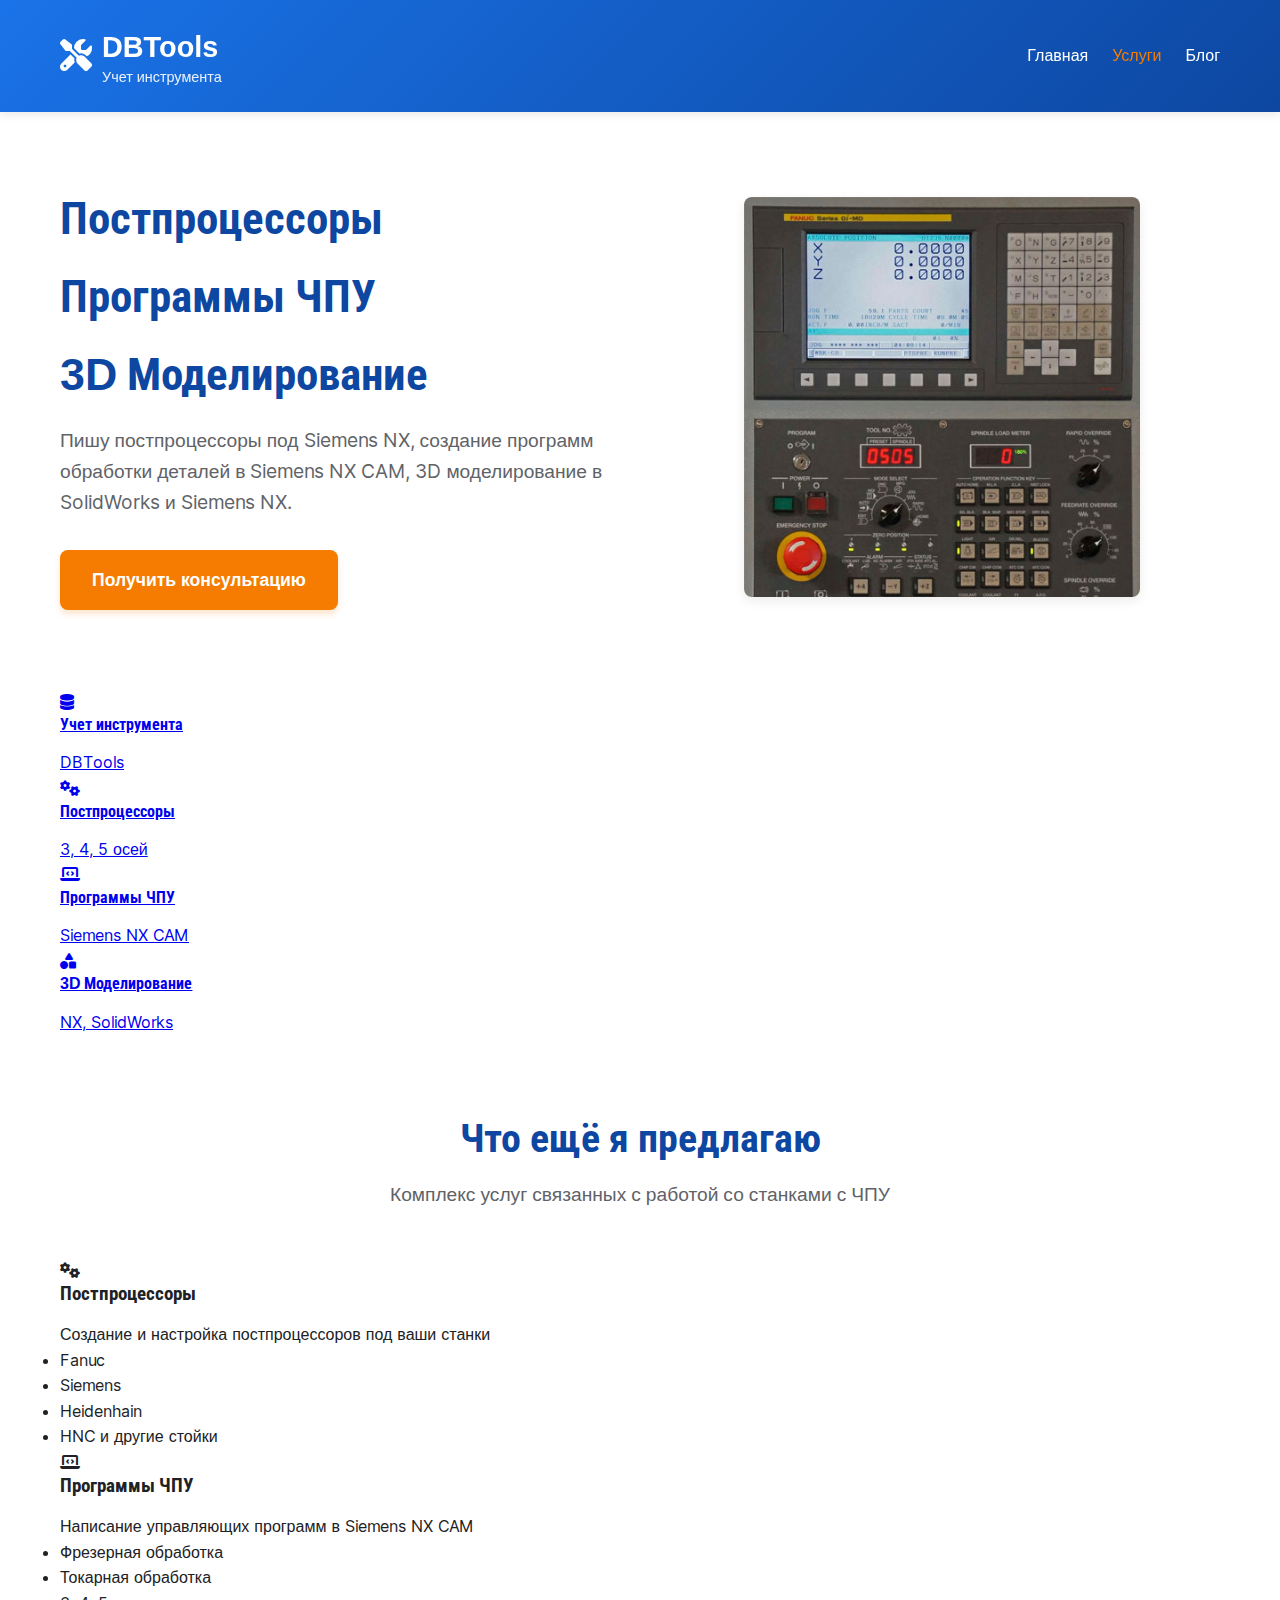
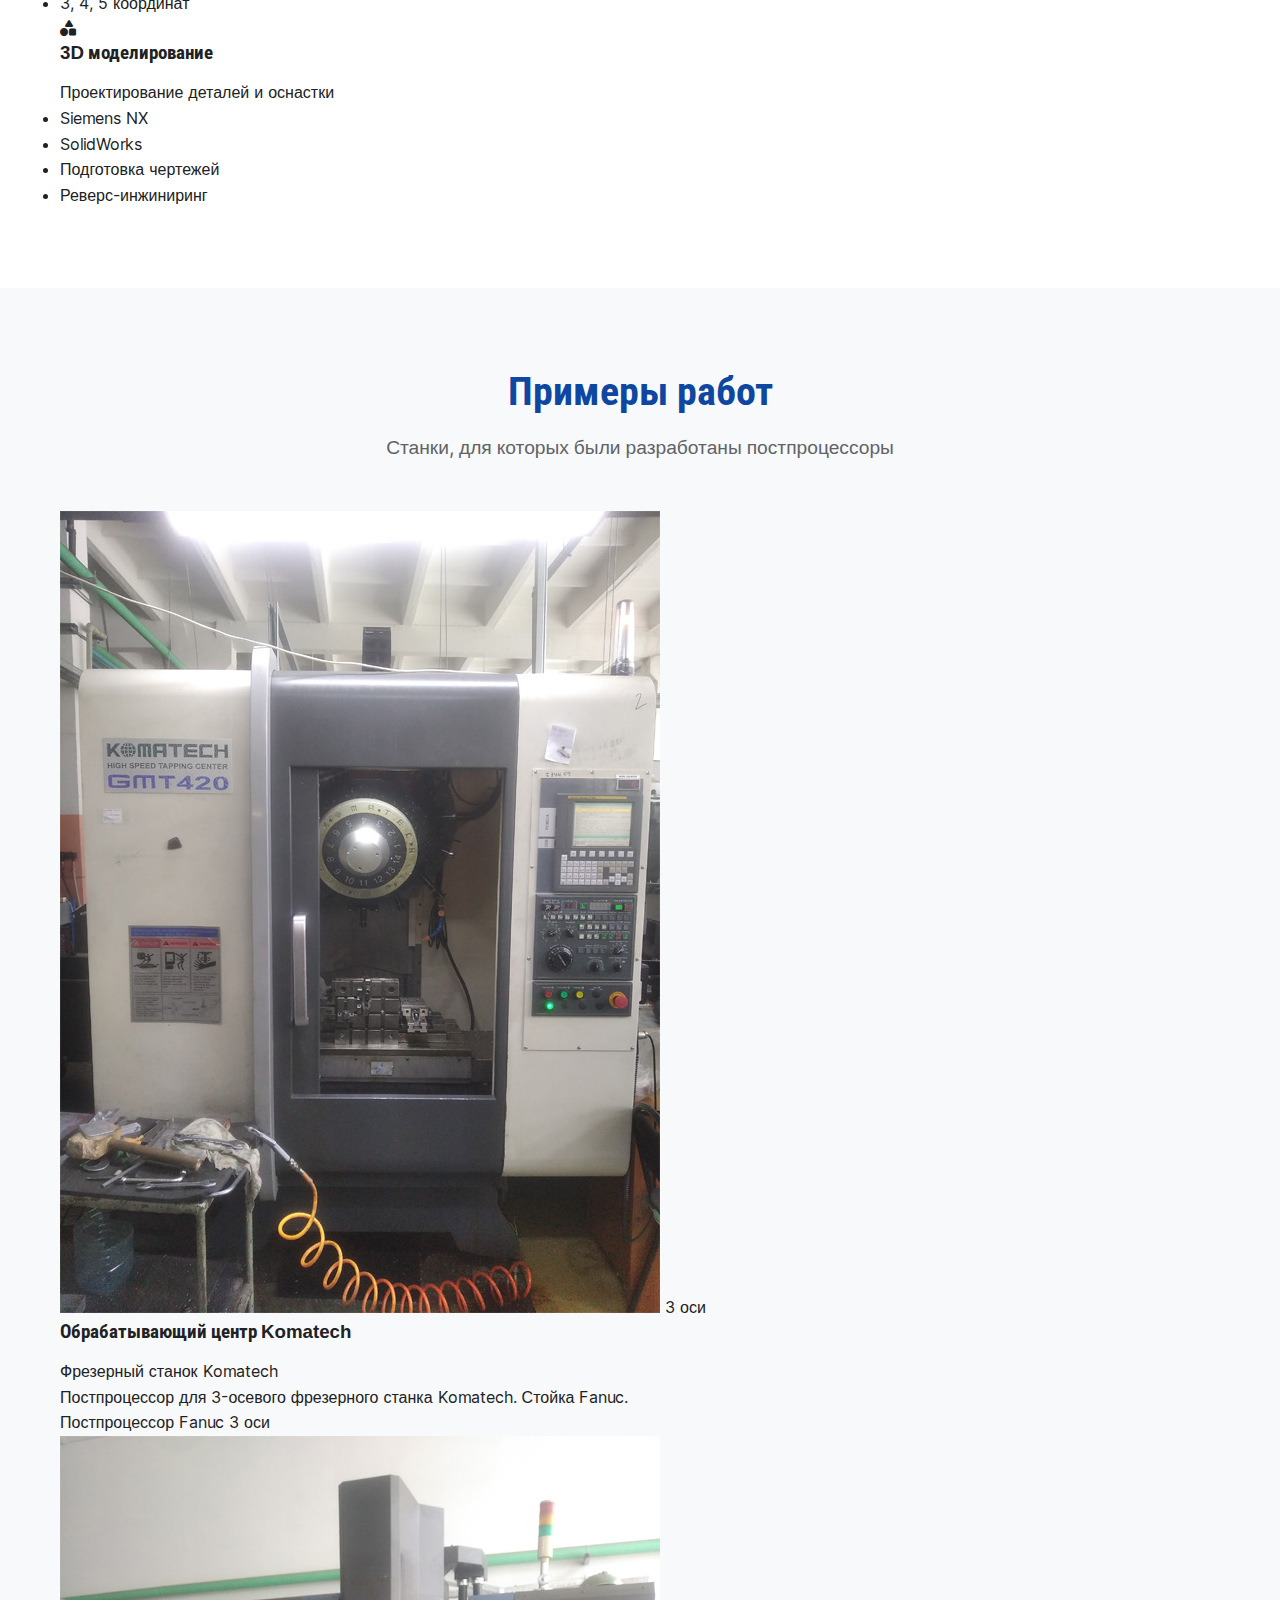
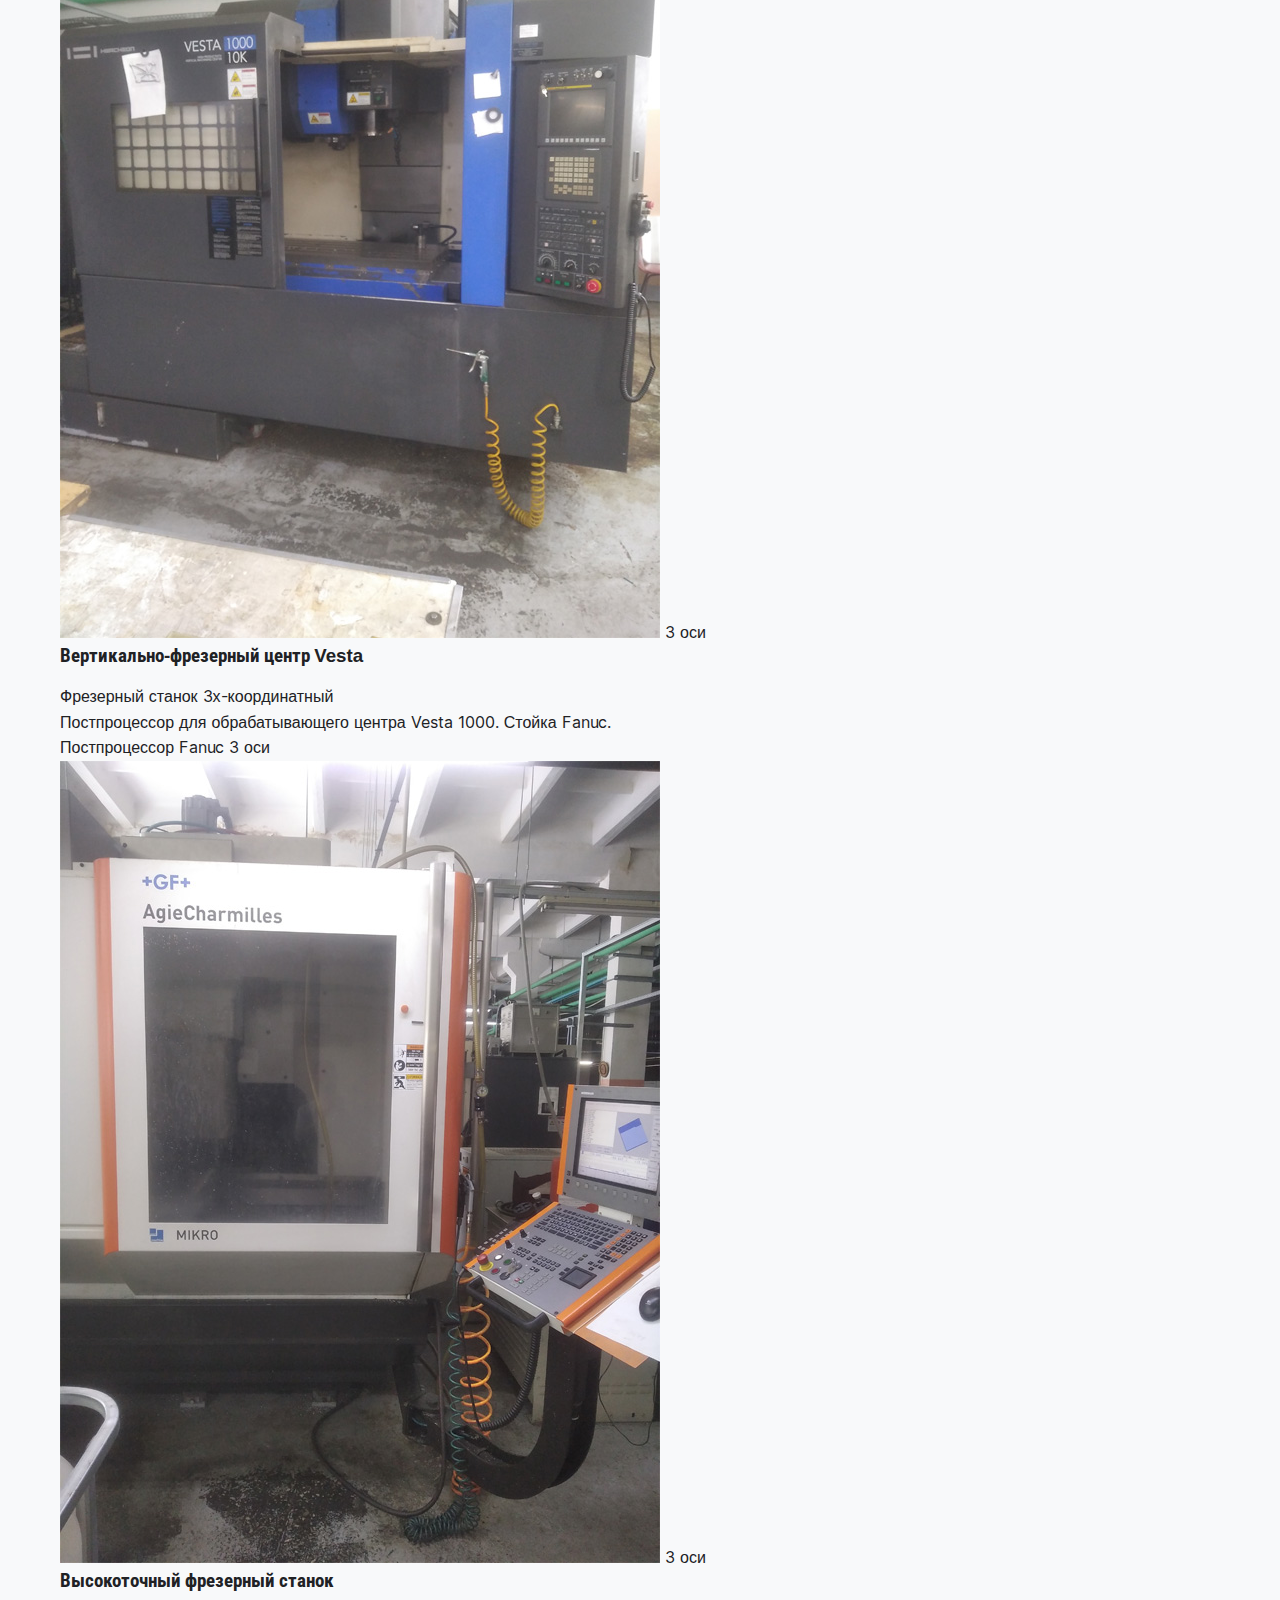
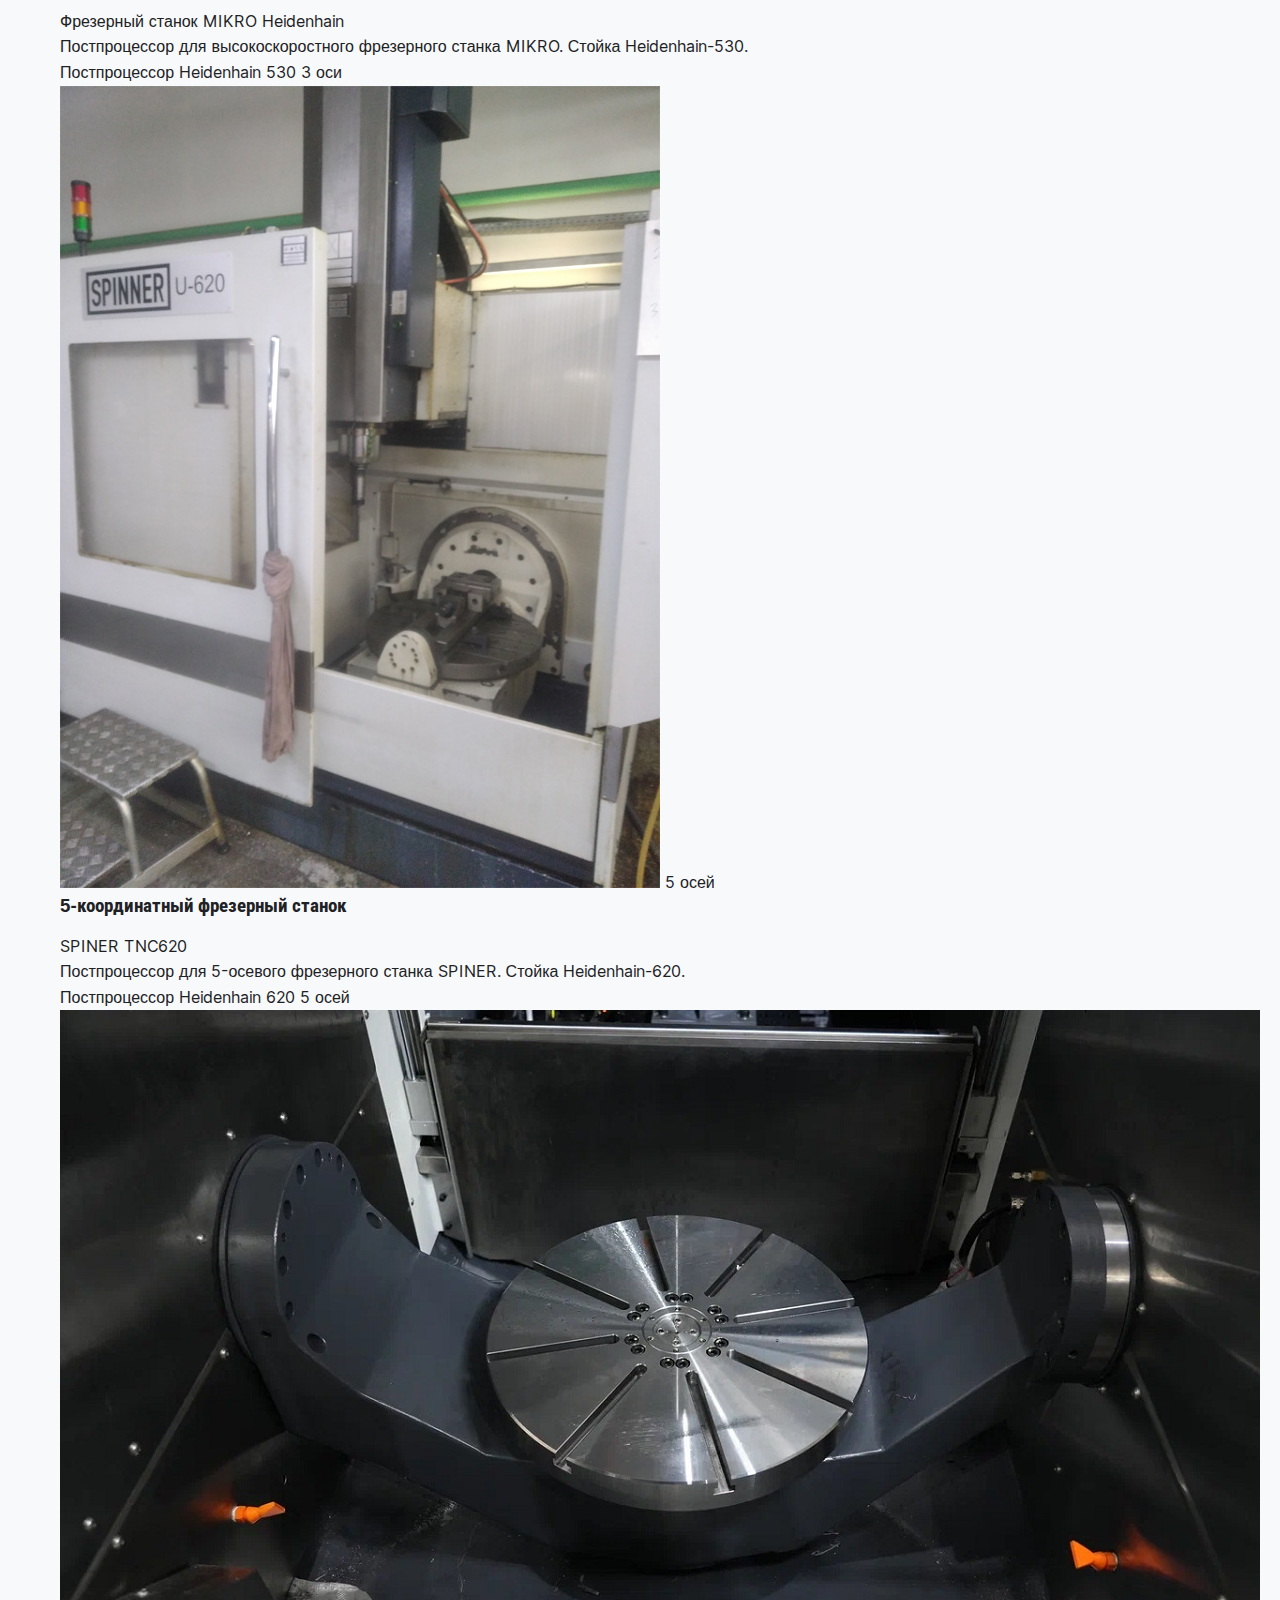
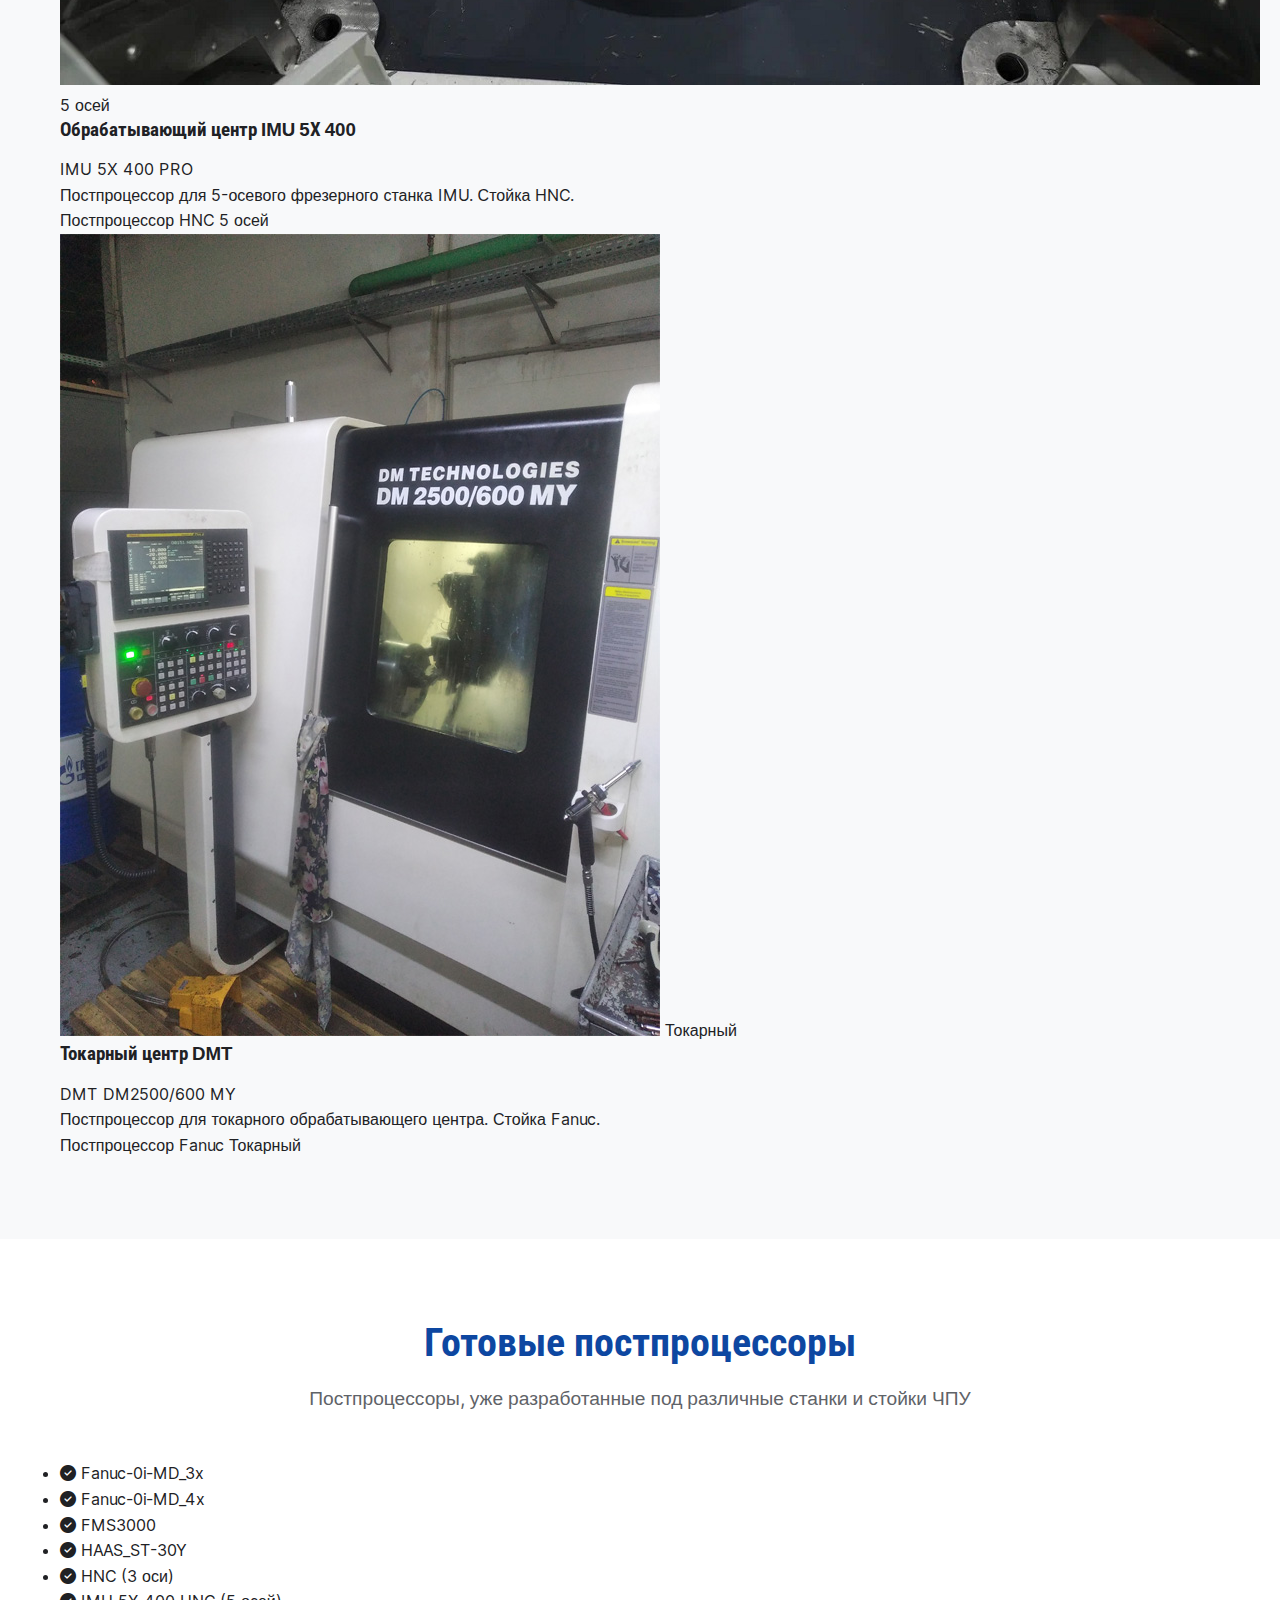
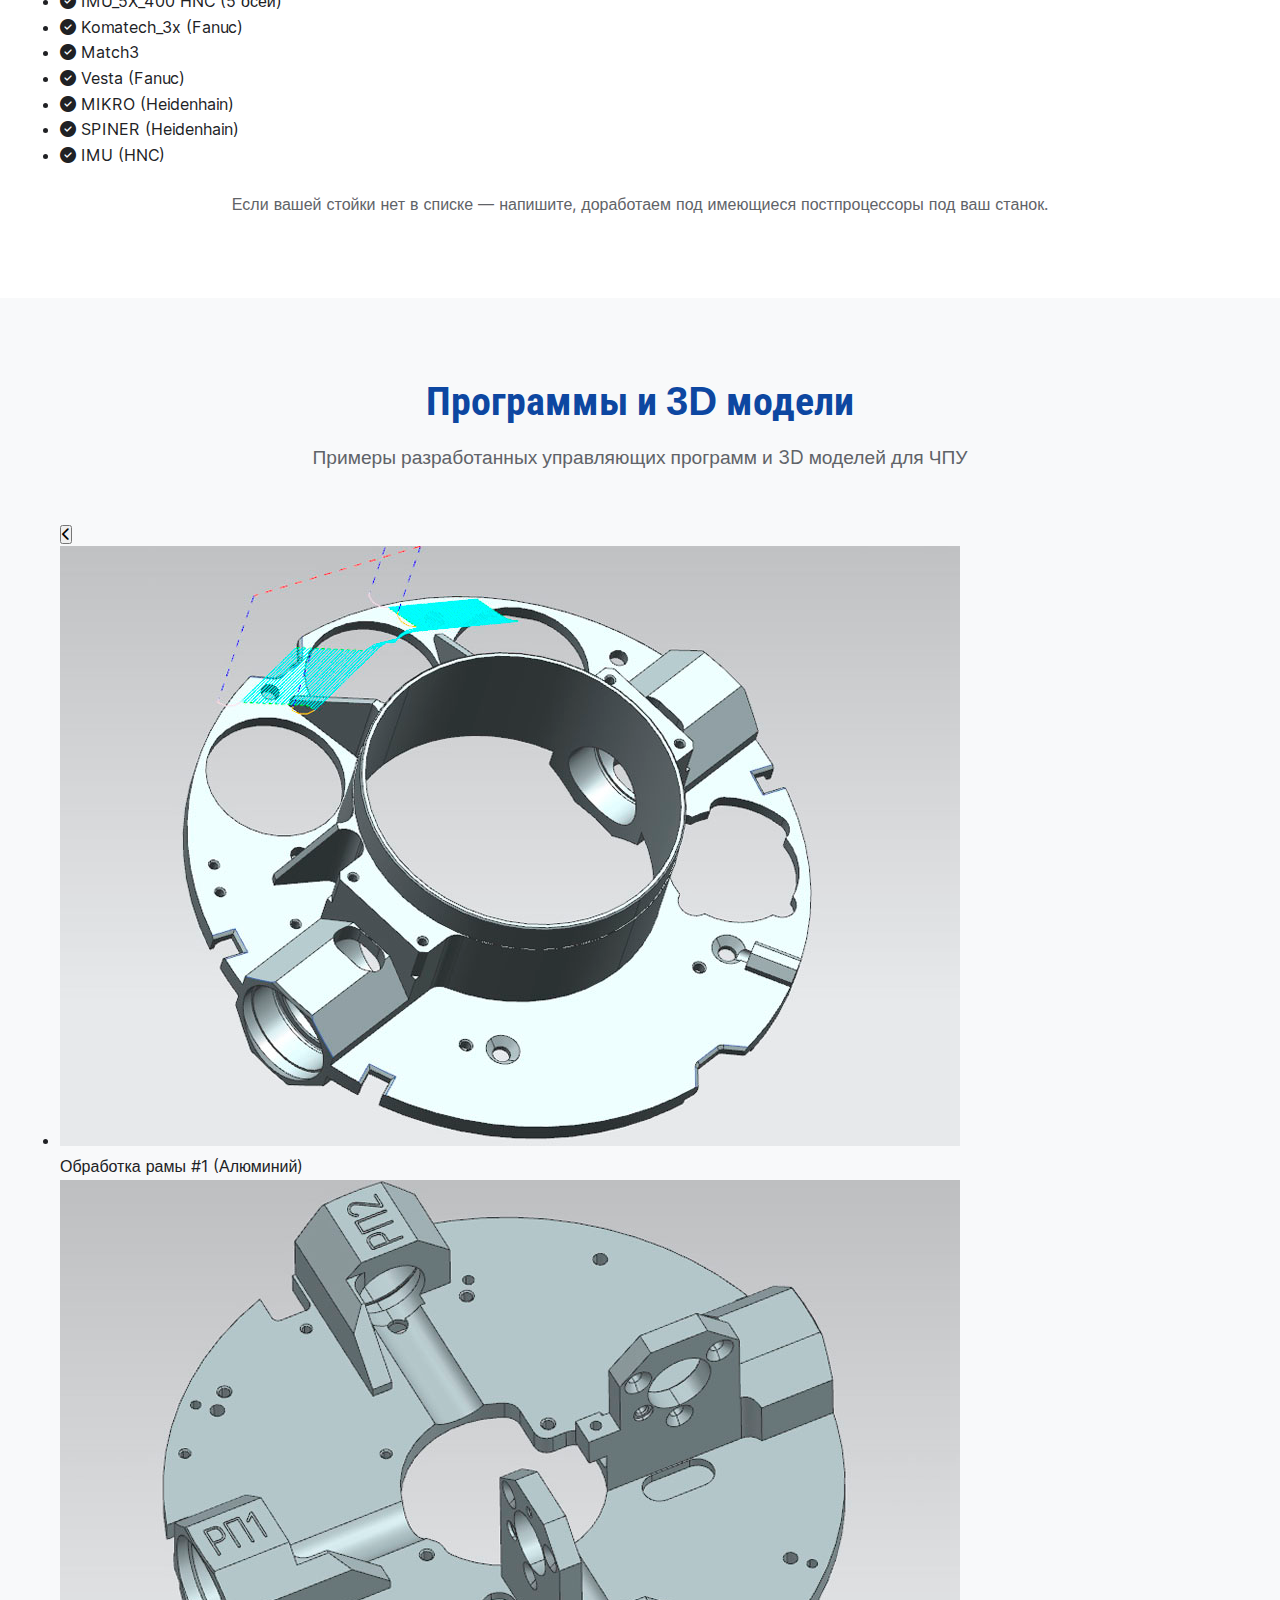
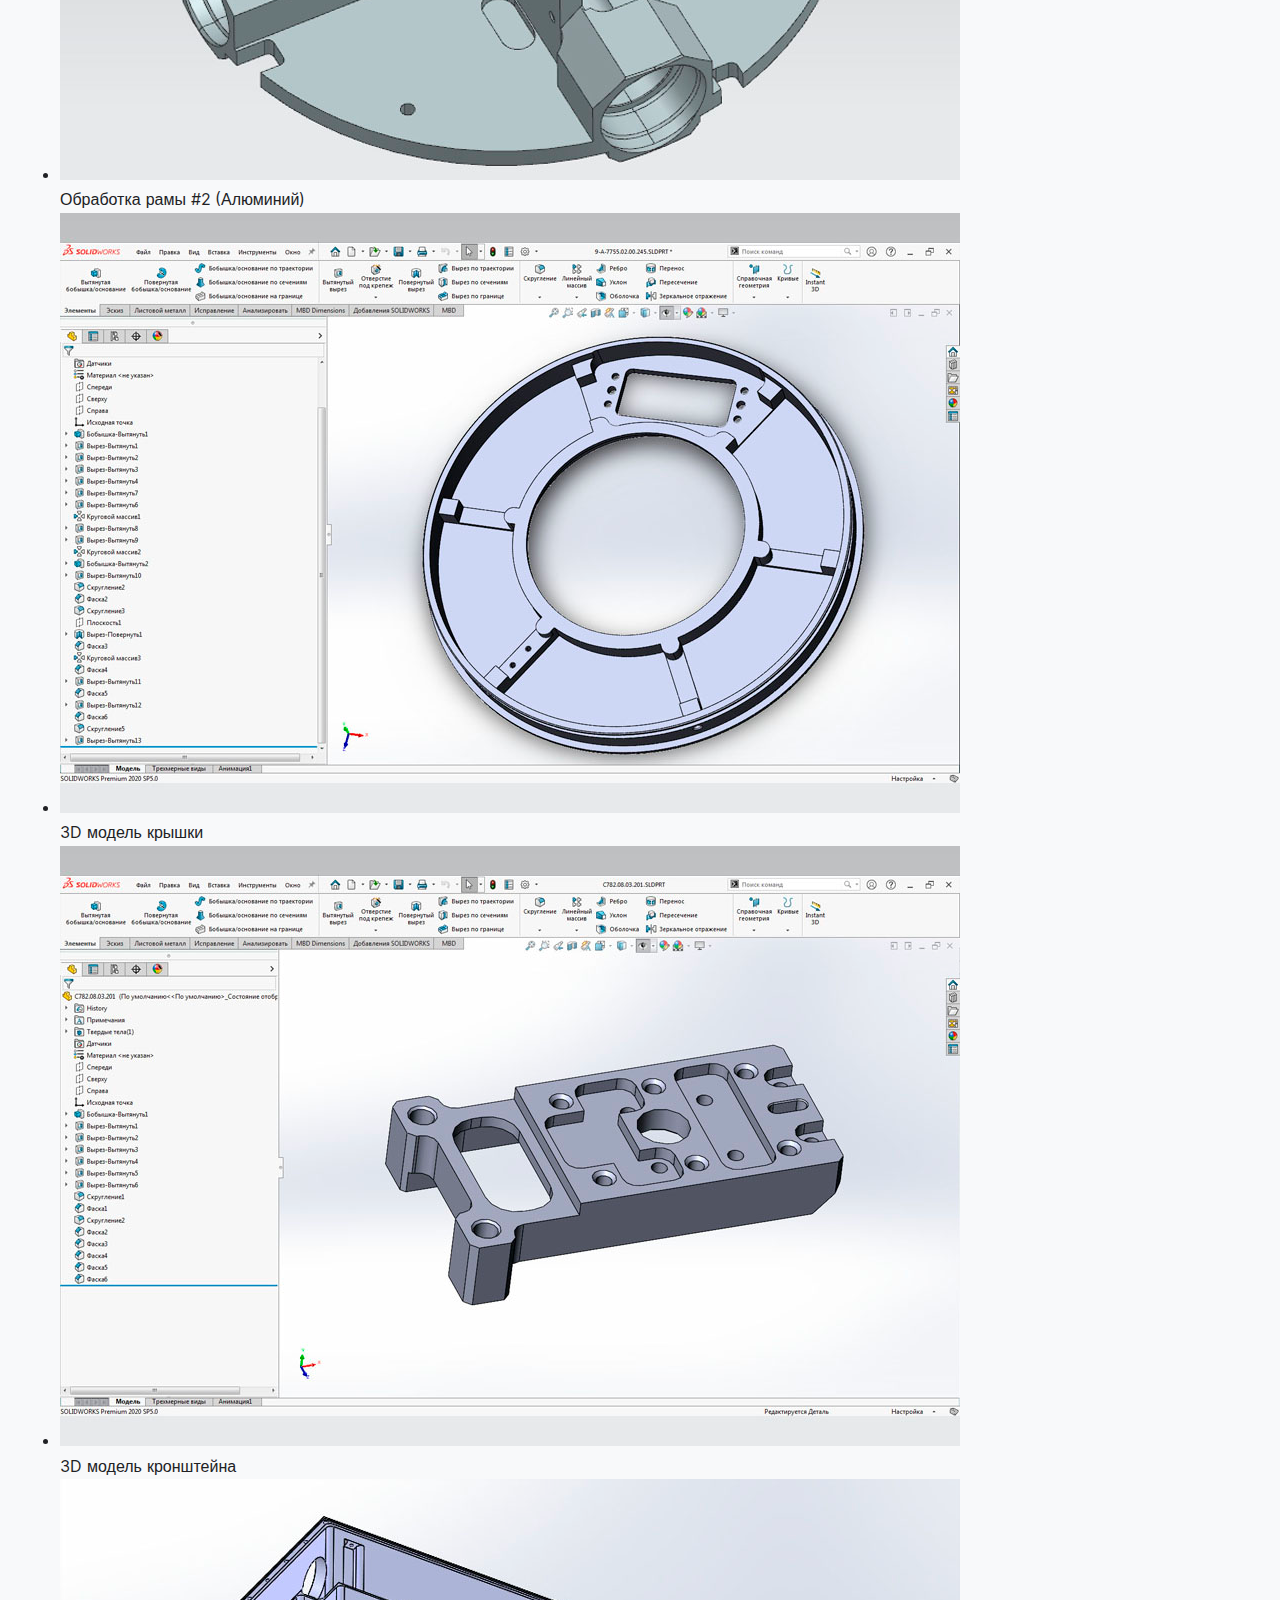
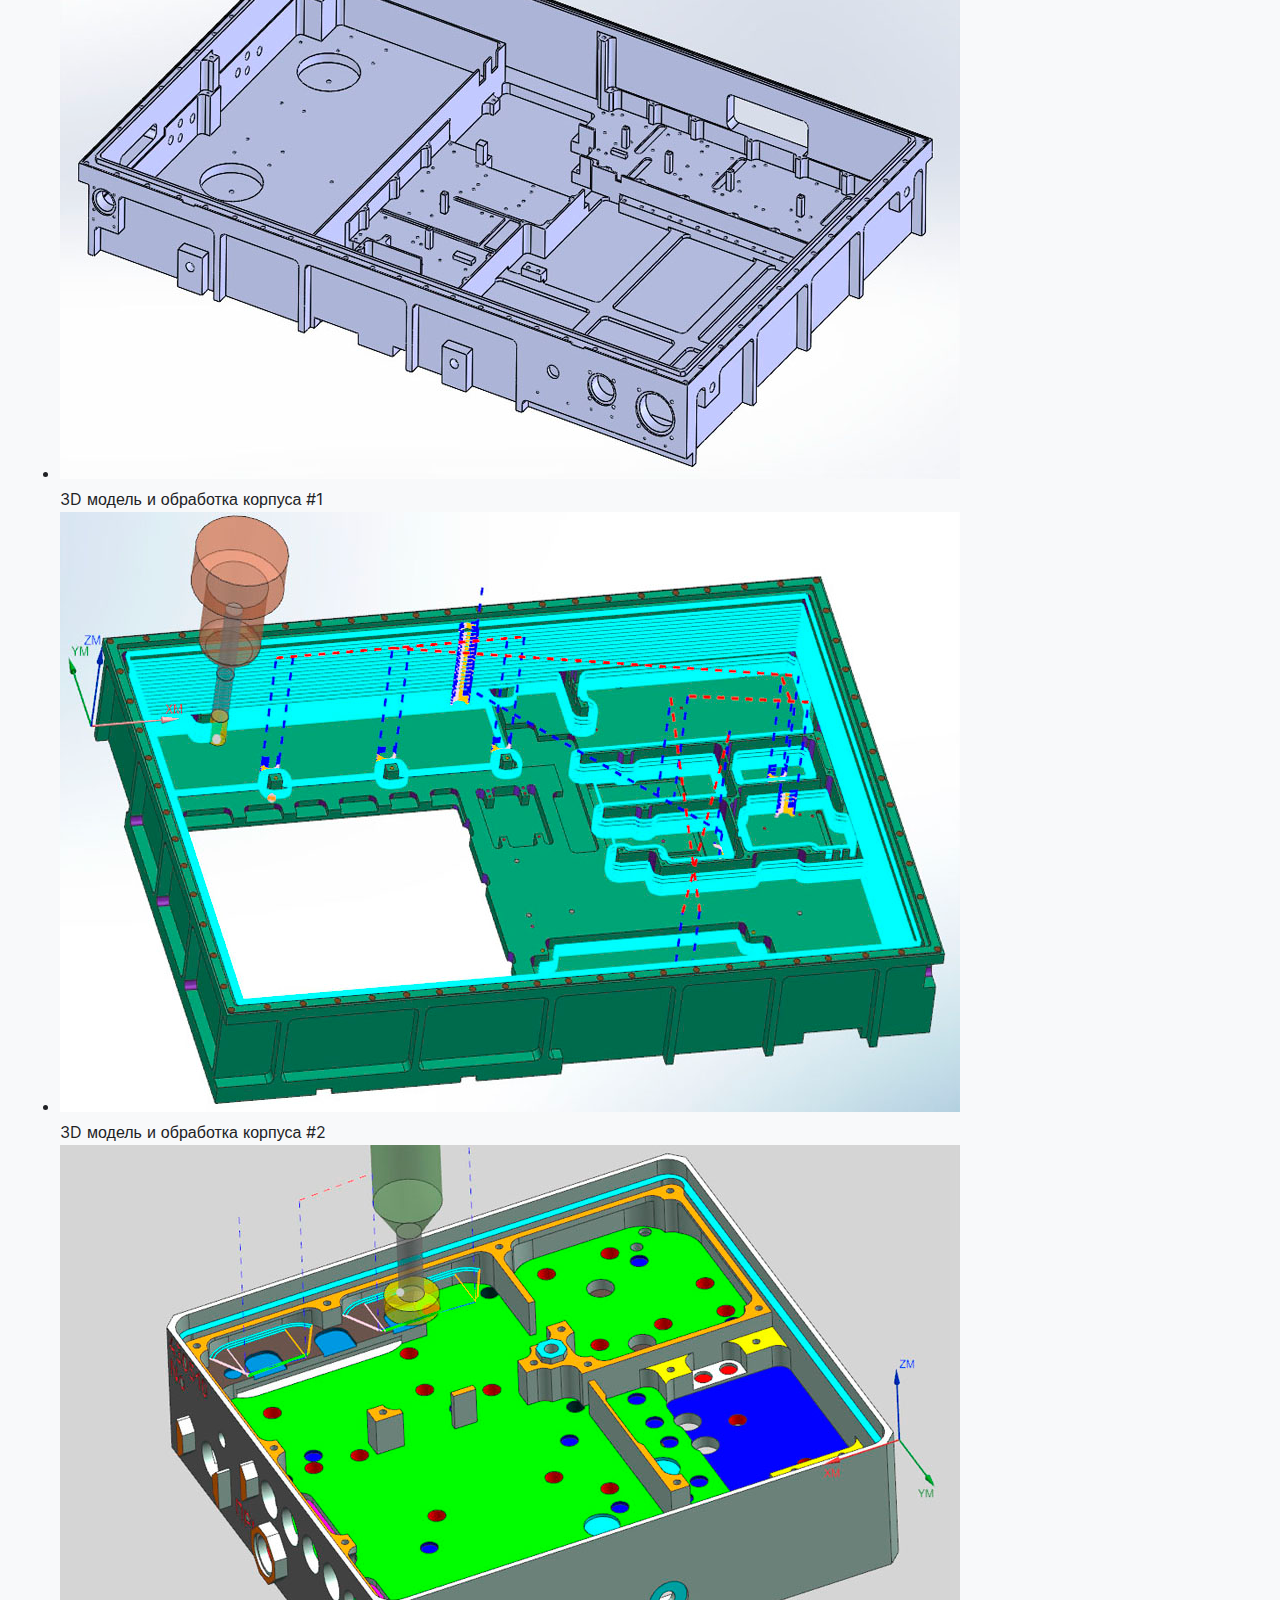
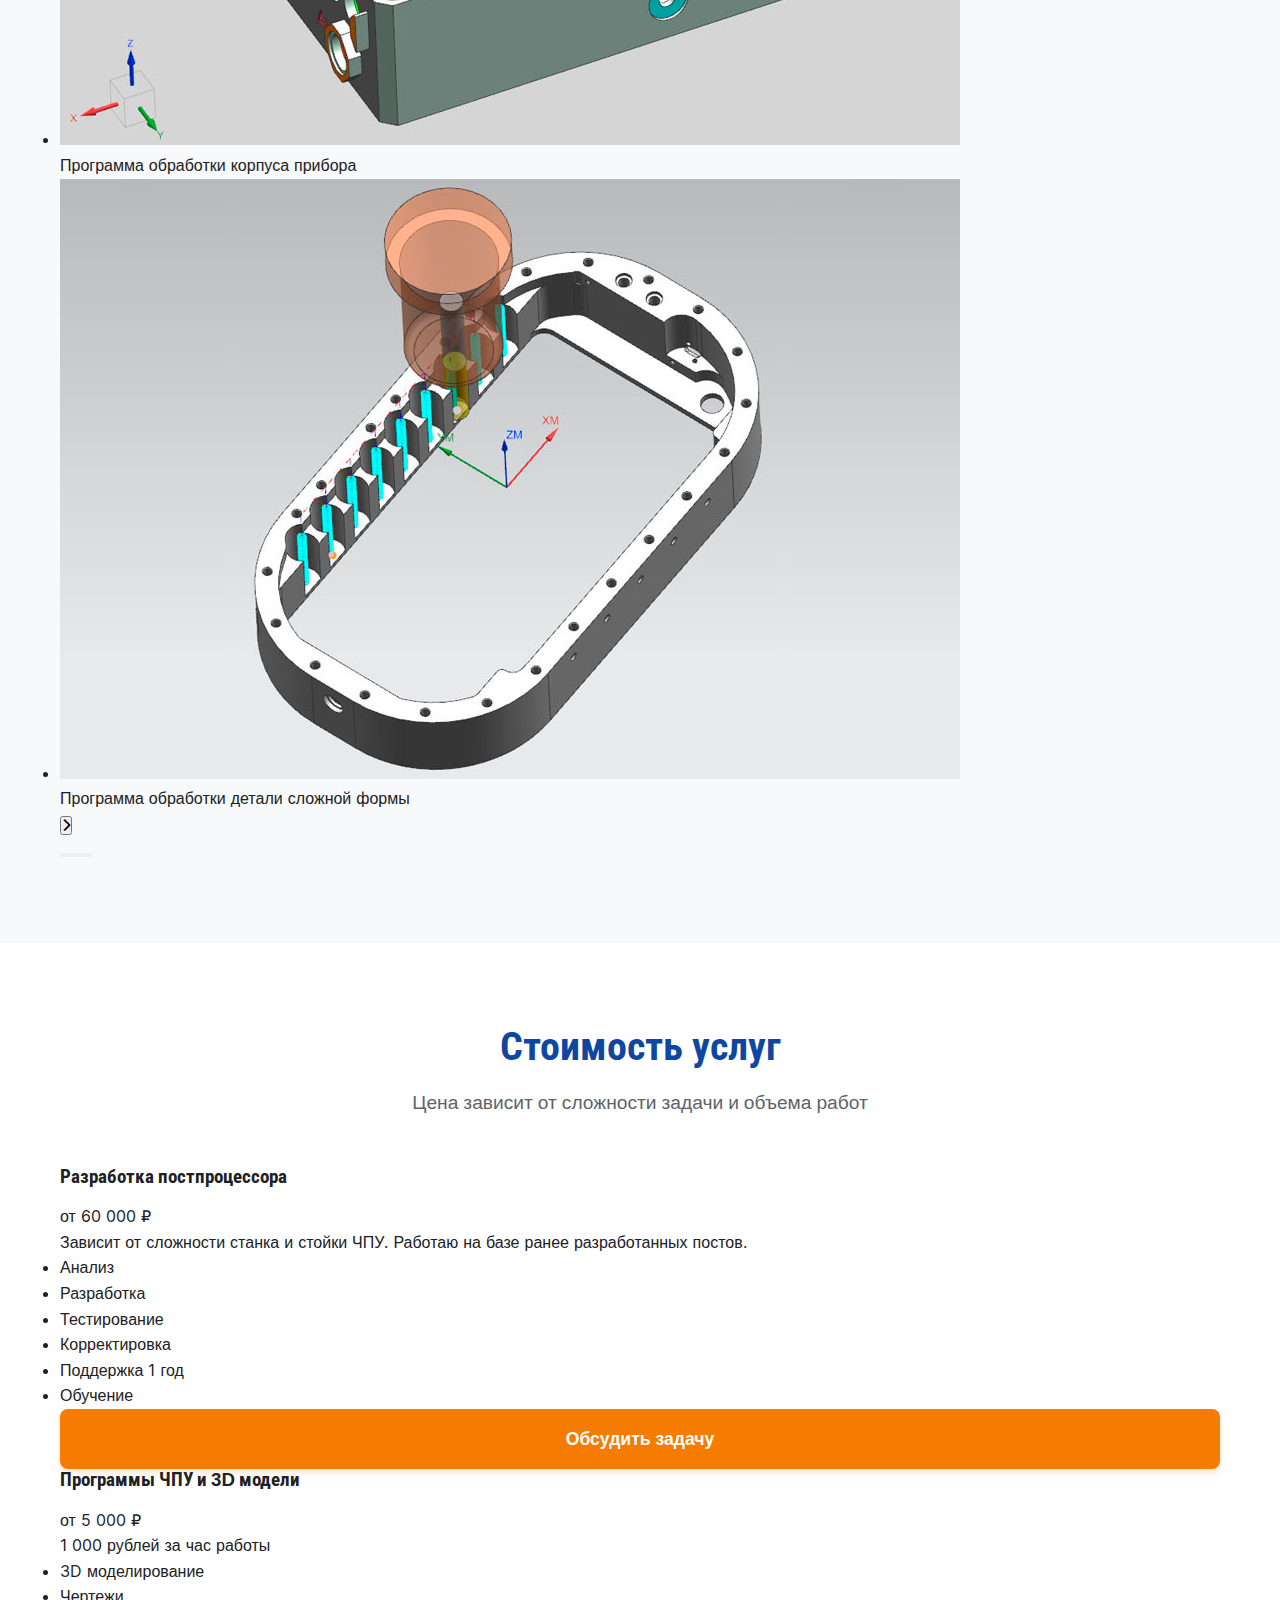
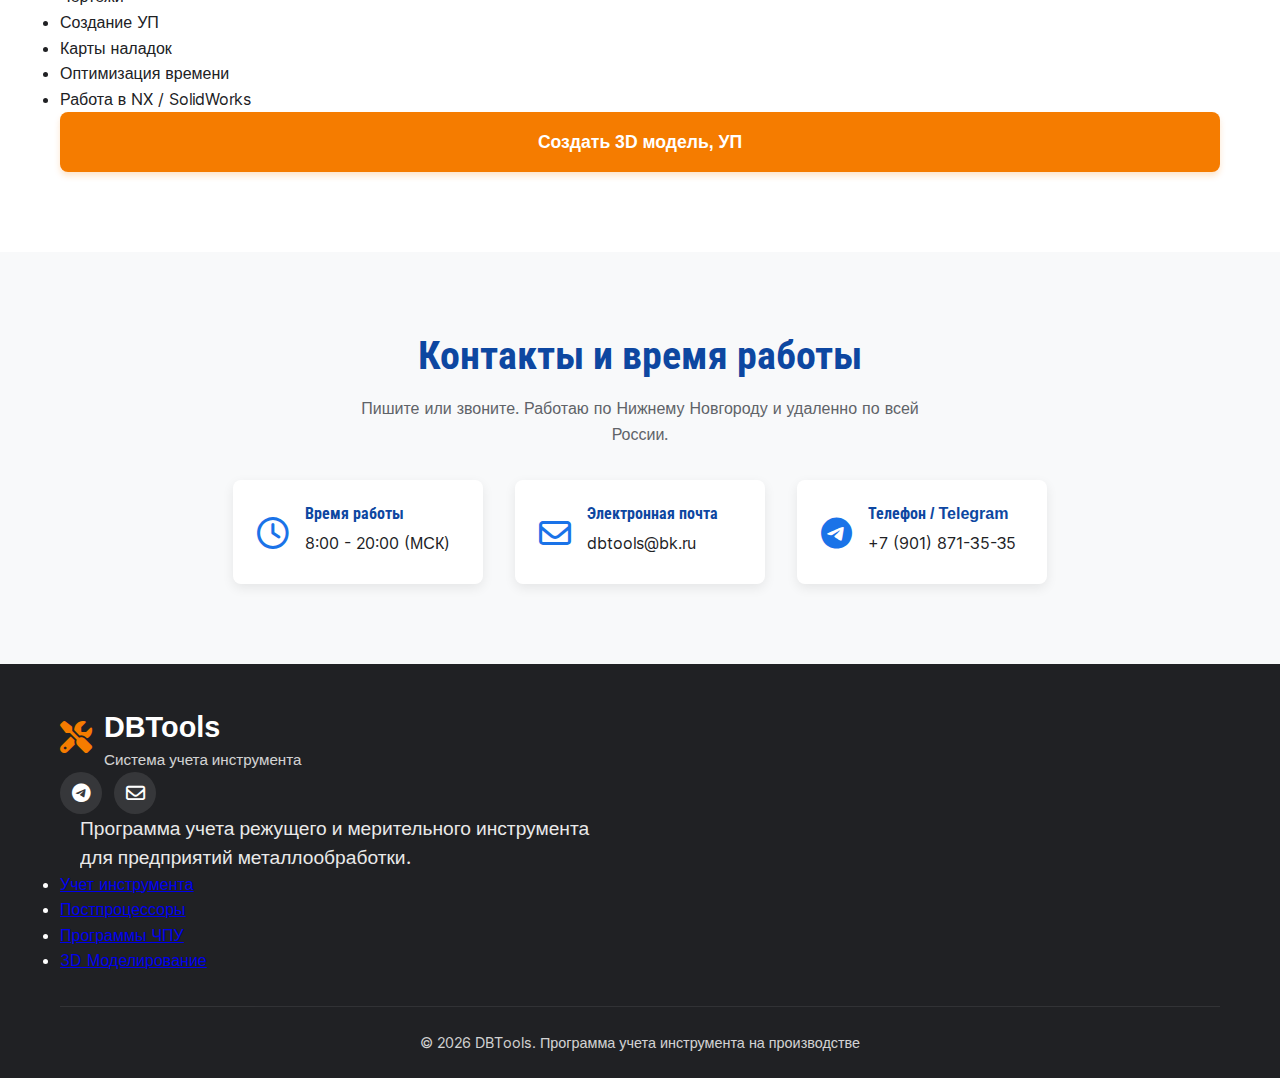
<file: services.html>
<!DOCTYPE html>
<html lang="ru">
<head>
    <meta charset="UTF-8">
    <meta name="viewport" content="width=device-width, initial-scale=1.0">
    <title>Услуги - Постпроцессоры ЧПУ, Программы для ЧПУ, 3D моделирование | DBTools</title>
    
    <meta name="description" content="Разработка постпроцессоров для станков ЧПУ (Fanuc, Siemens, Heidenhain). Программирование в Siemens NX CAM, SolidWorks. 3D моделирование деталей и оснастки.">
    <meta name="keywords" content="постпроцессор ЧПУ, программирование ЧПУ, Siemens NX CAM, SolidWorks, 3D моделирование, постпроцессор Fanuc, постпроцессор Siemens">
    
    <!-- Schema.org разметка -->
    <script type="application/ld+json">
    {
        "@context": "https://schema.org",
        "@type": "SoftwareApplication",
        "name": "DBTools - Программа учета инструмента",
        "applicationCategory": "BusinessApplication",
        "operatingSystem": "Windows",
        "description": "Программа учета режущего инструмента на производстве. Система учета инструмента.",
        "offers": [
            {
                "@type": "Offer",
                "name": "Бессрочная лицензия", 
                "price": "20000",
                "priceCurrency": "RUB"
            }
        ],
        "author": {
            "@type": "Organization",
            "name": "DBTools",
            "url": "https://dbtools.ru"
        }
    }
    </script>
    
    <!-- Font Awesome Icons -->
    <link rel="stylesheet" href="css/all.min.css">
	<!-- Предзагружаем критически важные шрифты -->
	<link rel="preload" href="fonts/inter-400.woff2" as="font" type="font/woff2" crossorigin>
    <link rel="preload" href="fonts/roboto-condensed-400.woff2" as="font" type="font/woff2" crossorigin>
    <!-- Основные стили -->
    <link rel="stylesheet" href="css/styles.css">
    <!--
	<link rel="preconnect" href="https://fonts.googleapis.com">
    <link rel="preconnect" href="https://fonts.gstatic.com" crossorigin>
    <link href="https://fonts.googleapis.com/css2?family=Inter:wght@300;400;500;600;700&family=Roboto+Condensed:wght@400;700&display=swap" rel="stylesheet">
    -->
    <!-- Яндекс.Метрика -->
    <script type="text/javascript">
        (function(m,e,t,r,i,k,a){
            m[i]=m[i]||function(){(m[i].a=m[i].a||[]).push(arguments)};
            m[i].l=1*new Date();
            for (var j = 0; j < document.scripts.length; j++) {if (document.scripts[j].src === r) { return; }}
            k=e.createElement(t),a=e.getElementsByTagName(t)[0],k.async=1,k.src=r,a.parentNode.insertBefore(k,a)
        })(window, document,'script','https://mc.yandex.ru/metrika/tag.js?id=105734714', 'ym');
        ym(105734714, 'init', {ssr:true, webvisor:true, clickmap:true, ecommerce:"dataLayer", accurateTrackBounce:true, trackLinks:true});
    </script>
    <noscript><div><img src="https://mc.yandex.ru/watch/105734714" style="position:absolute; left:-9999px;" alt="" /></div></noscript>
</head>
<body>
    <header>
        <div class="container header-container">
            <div class="logo">
                <div class="logo-icon"><i class="fas fa-tools"></i></div>
                <div>
                    <div class="logo-text">DBTools</div>
                    <div class="logo-subtitle">Учет инструмента</div>
                </div>
            </div>
            
            <button class="mobile-menu-btn" id="mobileMenuBtn">
                <i class="fas fa-bars"></i>
            </button>
            
            <nav class="nav-links" id="navLinks">
                <a href="index.html">Главная</a>
                <a href="services.html" class="active">Услуги</a>                
                <a href="blog.html">Блог</a>
            </nav>
        </div>
    </header>

    <!-- Главный баннер (светлый) -->
    <section class="hero">
        <div class="container hero-content">
            <div class="hero-text">
                <h1>Постпроцессоры</h1>
                <h1>Программы ЧПУ</h1>
                <h1>3D Моделирование</h1>
                <p>Пишу <strong>постпроцессоры</strong> под Siemens NX, <strong>создание программ обработки деталей в Siemens NX CAM</strong>, <strong>3D моделирование</strong> в SolidWorks и Siemens NX.</p>
                <a href="#contacts" class="cta-button">Получить консультацию</a>
            </div>
            <div class="hero-image">
                <img src="images/logo-cnc.jpg" alt="Интерфейс программы учета инструмента DBTools">
            </div>
        </div>
    </section>
    
    <!-- Секция услуг (4 кнопки) - продолжение баннера, без отдельного фона -->
    <section class="services-buttons-section">
        <div class="container">
            <div class="services-buttons-grid">
                <a href="index.html" class="service-btn">
                    <div class="service-btn-icon"><i class="fas fa-database"></i></div>
                    <div class="service-btn-text">
                        <h4>Учет инструмента</h4>
                        <p>DBTools</p>
                    </div>
                </a>
                <a href="#postprocessors" class="service-btn">
                    <div class="service-btn-icon"><i class="fas fa-gears"></i></div>
                    <div class="service-btn-text">
                        <h4>Постпроцессоры</h4>
                        <p>3, 4, 5 осей</p>
                    </div>
                </a>
                <a href="#cnc-programs" class="service-btn">
                    <div class="service-btn-icon"><i class="fas fa-laptop-code"></i></div>
                    <div class="service-btn-text">
                        <h4>Программы ЧПУ</h4>
                        <p>Siemens NX CAM</p>
                    </div>
                </a>
                <a href="#3d-modeling" class="service-btn">
                    <div class="service-btn-icon"><i class="fas fa-shapes"></i></div>
                    <div class="service-btn-text">
                        <h4>3D Моделирование</h4>
                        <p>NX, SolidWorks</p>
                    </div>
                </a>
            </div>
        </div>
    </section>

    <!-- Секция: Что предлагаю (светлый фон - как продолжение) -->
    <section class="section" id="services-offer">
        <div class="container">
            <h2 class="section-title">Что ещё я предлагаю</h2>
            <p class="section-subtitle">Комплекс услуг связанных с работой со станками с ЧПУ</p>
            
            <div class="services-page-grid">
                <div class="services-page-card" id="postprocessors">
                    <div class="service-icon"><i class="fas fa-gears"></i></div>
                    <h3>Постпроцессоры</h3>
                    <p>Создание и настройка постпроцессоров под ваши станки</p>
                    <ul class="service-list">
                        <li>Fanuc</li>
                        <li>Siemens</li>
                        <li>Heidenhain</li>
                        <li>HNC и другие стойки</li>
                    </ul>
                </div>
                
                <div class="services-page-card" id="cnc-programs">
                    <div class="service-icon"><i class="fas fa-laptop-code"></i></div>
                    <h3>Программы ЧПУ</h3>
                    <p>Написание управляющих программ в Siemens NX CAM</p>
                    <ul class="service-list">
                        <li>Фрезерная обработка</li>
                        <li>Токарная обработка</li>
                        <li>3, 4, 5 координат</li>
                    </ul>
                </div>
                
                <div class="services-page-card" id="3d-modeling">
                    <div class="service-icon"><i class="fas fa-shapes"></i></div>
                    <h3>3D моделирование</h3>
                    <p>Проектирование деталей и оснастки</p>
                    <ul class="service-list">
                        <li>Siemens NX</li>
                        <li>SolidWorks</li>
                        <li>Подготовка чертежей</li>
                        <li>Реверс-инжиниринг</li>
                    </ul>
                </div>
            </div>
        </div>
    </section>

    <!-- Секция: Примеры работ (серый фон - чередование) -->
    <section class="section" style="background-color: var(--light);" id="portfolio">
        <div class="container">
            <h2 class="section-title">Примеры работ</h2>
            <p class="section-subtitle">Станки, для которых были разработаны постпроцессоры</p>
            
            <div class="portfolio-grid">
                <div class="portfolio-card">
                    <div class="portfolio-image">
                        <img src="images/stan1.jpg" alt="Komatech">
                        <span class="portfolio-badge">3 оси</span>
                    </div>
                    <div class="portfolio-content">
                        <h3>Обрабатывающий центр Komatech</h3>
                        <span class="machine-type">Фрезерный станок Komatech</span>
                        <p>Постпроцессор для 3-осевого фрезерного станка Komatech. Стойка Fanuc.</p>
                        <div class="portfolio-tags">
                            <span class="tag">Постпроцессор</span>
                            <span class="tag">Fanuc</span>
                            <span class="tag">3 оси</span>
                        </div>
                    </div>
                </div>
                
                <div class="portfolio-card">
                    <div class="portfolio-image">
                        <img src="images/stan2.jpg" alt="Vesta">
                        <span class="portfolio-badge">3 оси</span>
                    </div>
                    <div class="portfolio-content">
                        <h3>Вертикально-фрезерный центр Vesta</h3>
                        <span class="machine-type">Фрезерный станок 3х-координатный</span>
                        <p>Постпроцессор для обрабатывающего центра Vesta 1000. Стойка Fanuc.</p>
                        <div class="portfolio-tags">
                            <span class="tag">Постпроцессор</span>
                            <span class="tag">Fanuc</span>
                            <span class="tag">3 оси</span>
                        </div>
                    </div>
                </div>
                
                <div class="portfolio-card">
                    <div class="portfolio-image">
                        <img src="images/stan3.jpg" alt="MIKRO">
                        <span class="portfolio-badge">3 оси</span>
                    </div>
                    <div class="portfolio-content">
                        <h3>Высокоточный фрезерный станок</h3>
                        <span class="machine-type">Фрезерный станок MIKRO Heidenhain</span>
                        <p>Постпроцессор для высокоскоростного фрезерного станка MIKRO. Стойка Heidenhain-530.</p>
                        <div class="portfolio-tags">
                            <span class="tag">Постпроцессор</span>
                            <span class="tag">Heidenhain 530</span>
                            <span class="tag">3 оси</span>
                        </div>
                    </div>
                </div>
                
                <div class="portfolio-card">
                    <div class="portfolio-image">
                        <img src="images/stan4.jpg" alt="SPINER">
                        <span class="portfolio-badge">5 осей</span>
                    </div>
                    <div class="portfolio-content">
                        <h3>5-координатный фрезерный станок</h3>
                        <span class="machine-type">SPINER TNC620</span>
                        <p>Постпроцессор для 5-осевого фрезерного станка SPINER. Стойка Heidenhain-620.</p>
                        <div class="portfolio-tags">
                            <span class="tag">Постпроцессор</span>
                            <span class="tag">Heidenhain 620</span>
                            <span class="tag">5 осей</span>
                        </div>
                    </div>
                </div>
                
                <div class="portfolio-card">
                    <div class="portfolio-image">
                        <img src="images/stan5.jpg" alt="IMU">
                        <span class="portfolio-badge">5 осей</span>
                    </div>
                    <div class="portfolio-content">
                        <h3>Обрабатывающий центр IMU 5Х 400</h3>
                        <span class="machine-type">IMU 5Х 400 PRO</span>
                        <p>Постпроцессор для 5-осевого фрезерного станка IMU. Стойка HNC.</p>
                        <div class="portfolio-tags">
                            <span class="tag">Постпроцессор</span>
                            <span class="tag">HNC</span>
                            <span class="tag">5 осей</span>
                        </div>
                    </div>
                </div>
                
                <div class="portfolio-card">
                    <div class="portfolio-image">
                        <img src="images/stan6.jpg" alt="DMT">
                        <span class="portfolio-badge">Токарный</span>
                    </div>
                    <div class="portfolio-content">
                        <h3>Токарный центр DMT</h3>
                        <span class="machine-type">DMT DM2500/600 MY</span>
                        <p>Постпроцессор для токарного обрабатывающего центра. Стойка Fanuc.</p>
                        <div class="portfolio-tags">
                            <span class="tag">Постпроцессор</span>
                            <span class="tag">Fanuc</span>
                            <span class="tag">Токарный</span>
                        </div>
                    </div>
                </div>
            </div>
        </div>
    </section>

    <!-- Секция: Готовые постпроцессоры (светлый фон - чередование) -->
    <section class="section">
        <div class="container">
            <h2 class="section-title">Готовые постпроцессоры</h2>
            <p class="section-subtitle">Постпроцессоры, уже разработанные под различные станки и стойки ЧПУ</p>
            
            <div class="ready-postprocessors">
                <ul class="postprocessors-list">
                    <li><i class="fas fa-check-circle"></i> Fanuc-0i-MD_3x</li>
                    <li><i class="fas fa-check-circle"></i> Fanuc-0i-MD_4x</li>
                    <li><i class="fas fa-check-circle"></i> FMS3000</li>
                    <li><i class="fas fa-check-circle"></i> HAAS_ST-30Y</li>
                    <li><i class="fas fa-check-circle"></i> HNC (3 оси)</li>
                    <li><i class="fas fa-check-circle"></i> IMU_5X_400 HNC (5 осей)</li>
                    <li><i class="fas fa-check-circle"></i> Komatech_3x (Fanuc)</li>
                    <li><i class="fas fa-check-circle"></i> Match3</li>					
                    <li><i class="fas fa-check-circle"></i> Vesta (Fanuc)</li>
                    <li><i class="fas fa-check-circle"></i> MIKRO (Heidenhain)</li>
                    <li><i class="fas fa-check-circle"></i> SPINER (Heidenhain)</li>
                    <li><i class="fas fa-check-circle"></i> IMU (HNC)</li>
                </ul>
                <p style="margin-top: 1.5rem; text-align: center; color: var(--gray);">Если вашей стойки нет в списке — напишите, доработаем под имеющиеся постпроцессоры под ваш станок.</p>
            </div>
        </div>
    </section>

    <!-- Секция: Программы и 3D модели (серый фон - чередование) -->
    <section class="section" style="background-color: var(--light);" id="showcase">
        <div class="container" id="cnc-programs">
            <h2 class="section-title">Программы и 3D модели</h2>
            <p class="section-subtitle">Примеры разработанных управляющих программ и 3D моделей для ЧПУ</p>
            
            <div class="carousel-container">
                <button class="carousel-btn prev-btn" id="prevBtn"><i class="fas fa-chevron-left"></i></button>
                
                <div class="carousel-track-container">
                    <ul class="carousel-track" id="track">
                        <li class="carousel-slide current-slide">
                            <img src="images/k1.jpg" alt="Обработка рамы #1">
                            <div class="slide-caption">Обработка рамы #1 (Алюминий)</div>
                        </li>
                        <li class="carousel-slide">
                            <img src="images/k2.jpg" alt="Обработка рамы #2">
                            <div class="slide-caption">Обработка рамы #2 (Алюминий)</div>
                        </li>
                        <li class="carousel-slide">
                            <img src="images/k3.jpg" alt="3D модель крышки">
                            <div class="slide-caption">3D модель крышки</div>
                        </li>
                        <li class="carousel-slide">
                            <img src="images/k4.jpg" alt="3D модель кронштейна">
                            <div class="slide-caption">3D модель кронштейна</div>
                        </li>
                        <li class="carousel-slide">
                            <img src="images/k5.jpg" alt="3D модель корпуса">
                            <div class="slide-caption">3D модель и обработка корпуса #1</div>
                        </li>
                        <li class="carousel-slide">
                            <img src="images/k6.jpg" alt="Обработка корпуса #2">
                            <div class="slide-caption">3D модель и обработка корпуса #2</div>
                        </li>
                        <li class="carousel-slide">
                            <img src="images/k7.jpg" alt="Корпус прибора">
                            <div class="slide-caption">Программа обработки корпуса прибора</div>
                        </li>
                        <li class="carousel-slide">
                            <img src="images/k8.jpg" alt="Деталь сложной формы">
                            <div class="slide-caption">Программа обработки детали сложной формы</div>
                        </li>
                    </ul>
                </div>

                <button class="carousel-btn next-btn" id="nextBtn"><i class="fas fa-chevron-right"></i></button>
            </div>
            
            <div class="carousel-nav" id="carouselNav"></div>
        </div>
    </section>

    <!-- Секция: Стоимость (светлый фон) -->
    <section class="section" id="pricing-services">
        <div class="container">
            <h2 class="section-title">Стоимость услуг</h2>
            <p class="section-subtitle">Цена зависит от сложности задачи и объема работ</p>
            
            <div class="pricing-services-grid">
                <div class="pricing-services-card">
                    <h3>Разработка постпроцессора</h3>
                    <div class="price">от 60 000 <span>₽</span></div>
                    <p class="price-note">Зависит от сложности станка и стойки ЧПУ. Работаю на базе ранее разработанных постов.</p>
                    <ul class="pricing-features-list">
                        <li>Анализ</li>
                        <li>Разработка</li>
                        <li>Тестирование</li>
                        <li>Корректировка</li>
                        <li>Поддержка 1 год</li>
                        <li>Обучение</li>
                    </ul>
                    <a href="#contacts" class="cta-button" style="width: 100%; text-align: center;">Обсудить задачу</a>
                </div>
                
                <div class="pricing-services-card">
                    <h3>Программы ЧПУ и 3D модели</h3>
                    <div class="price">от 5 000 <span>₽</span></div>
                    <p class="price-note">1 000 рублей за час работы</p>
                    <ul class="pricing-features-list">
                        <li>3D моделирование</li>
                        <li>Чертежи</li>
                        <li>Создание УП</li>
                        <li>Карты наладок</li>
                        <li>Оптимизация времени</li>
                        <li>Работа в NX / SolidWorks</li>
                    </ul>
                    <a href="#contacts" class="cta-button" style="width: 100%; text-align: center;">Создать 3D модель, УП</a>
                </div>
            </div>
        </div>
    </section>

    <!-- Секция: Контакты (серый фон) -->
    <section class="section contacts" id="contacts">
        <div class="container">
            <h2 class="section-title">Контакты и время работы</h2>
            <p class="contacts-subtitle">Пишите или звоните. Работаю по Нижнему Новгороду и удаленно по всей России.</p>
            
            <div class="contact-info">
                <div class="contact-item">
                    <div class="contact-icon"><i class="far fa-clock"></i></div>
                    <div>
                        <h4>Время работы</h4>
                        <p>8:00 - 20:00 (МСК)</p>
                    </div>
                </div>
                <div class="contact-item">
                    <div class="contact-icon"><i class="far fa-envelope"></i></div>
                    <div>
                        <h4>Электронная почта</h4>
                        <p>dbtools@bk.ru</p>
                    </div>
                </div>
                <div class="contact-item">
                    <div class="contact-icon"><i class="fab fa-telegram"></i></div>
                    <div>
                        <h4>Телефон / Telegram</h4>
                        <p>+7 (901) 871-З5-З5</p>
                    </div>
                </div>
            </div>
        </div>
    </section>

    <footer>
        <div class="container">
            <div class="footer-grid">
                <div class="footer-col footer-col-left">
                    <div class="footer-logo">
                        <div class="footer-logo-icon"><i class="fas fa-tools"></i></div>
                        <div>
                            <div class="footer-logo-text">DBTools</div>
                            <div class="footer-logo-subtitle">Система учета инструмента</div>
                        </div>
                    </div>
                    <div class="social-links">
                        <a href="https://t.me/DBTools_Info" title="Telegram"><i class="fab fa-telegram"></i></a>
                        <a href="mailto:dbtools@bk.ru" title="Написать email"><i class="far fa-envelope"></i></a>
                    </div>
                </div>
                
                <div class="footer-col footer-col-center">
                    <div class="footer-description">
                        Программа учета режущего и мерительного инструмента для предприятий металлообработки.
                    </div>
                </div>
                
                <div class="footer-col footer-col-right">
                    <ul class="footer-services-list">
                        <li><a href="index.html">Учет инструмента</a></li>
                        <li><a href="services.html#postprocessors">Постпроцессоры</a></li>
                        <li><a href="services.html#cnc-programs">Программы ЧПУ</a></li>
                        <li><a href="services.html#3d-modeling">3D Моделирование</a></li>
                    </ul>
                </div>
            </div>
            
            <div class="copyright">
                <p>&copy; 2026 DBTools. <strong>Программа учета инструмента</strong> на производстве</p>
            </div>
        </div>
    </footer>

    <script>
        document.getElementById('mobileMenuBtn').addEventListener('click', function() {
            document.getElementById('navLinks').classList.toggle('active');
        });
        document.querySelectorAll('.nav-links a').forEach(link => {
            link.addEventListener('click', function() {
                document.getElementById('navLinks').classList.remove('active');
            });
        });

        document.querySelectorAll('a[href^="#"]').forEach(anchor => {
            anchor.addEventListener('click', function(e) {
                e.preventDefault();
                const targetId = this.getAttribute('href');
                if (targetId === '#') return;
                const targetElement = document.querySelector(targetId);
                if (targetElement) {
                    window.scrollTo({
                        top: targetElement.offsetTop - 80,
                        behavior: 'smooth'
                    });
                }
            });
        });

        const track = document.getElementById('track');
        const slides = Array.from(track.children);
        const nextBtn = document.getElementById('nextBtn');
        const prevBtn = document.getElementById('prevBtn');
        const navContainer = document.getElementById('carouselNav');
        
        let currentIndex = 0;
        let autoPlayInterval;

        slides.forEach((_, index) => {
            const dot = document.createElement('button');
            dot.classList.add('carousel-dot');
            if (index === 0) dot.classList.add('current-dot');
            dot.addEventListener('click', () => {
                moveToSlide(index);
                resetAutoPlay();
            });
            navContainer.appendChild(dot);
        });

        const dots = Array.from(navContainer.children);

        function updateDots(index) {
            dots.forEach(dot => dot.classList.remove('current-dot'));
            dots[index].classList.add('current-dot');
        }

        function moveToSlide(index) {
            if (index < 0) index = slides.length - 1;
            if (index >= slides.length) index = 0;
            
            const amountToMove = -100 * index;
            track.style.transform = `translateX(${amountToMove}%)`;
            currentIndex = index;
            updateDots(currentIndex);
        }

        function nextSlide() {
            moveToSlide(currentIndex + 1);
        }

        function prevSlide() {
            moveToSlide(currentIndex - 1);
        }

        function startAutoPlay() {
            autoPlayInterval = setInterval(nextSlide, 4000);
        }

        function resetAutoPlay() {
            clearInterval(autoPlayInterval);
            startAutoPlay();
        }

        if (nextBtn && prevBtn) {
            nextBtn.addEventListener('click', () => {
                nextSlide();
                resetAutoPlay();
            });

            prevBtn.addEventListener('click', () => {
                prevSlide();
                resetAutoPlay();
            });
        }

        startAutoPlay();
    </script>
</body>
</html>
</file>
<file: css/styles.css>
/* =========================================== */
/* ОСНОВНЫЕ ПЕРЕМЕННЫЕ И СБРОС */
/* =========================================== */
:root {
    --primary: #1a73e8;
    --primary-dark: #0d47a1;
    --secondary: #f57c00;
    --secondary-dark: #e65100;
    --dark: #202124;
    --light: #f8f9fa;
    --gray: #5f6368;
    --light-gray: #e8eaed;
    --border-color: #dadce0;
    --shadow: 0 4px 12px rgba(0, 0, 0, 0.08);
    --shadow-hover: 0 8px 24px rgba(0, 0, 0, 0.12);
    --radius: 8px;
    --transition: all 0.3s ease;
}

/* inter-300 - latin */
@font-face {
    font-family: 'Inter';
    font-style: normal;
    font-weight: 300;
    src: url('../fonts/inter-300.woff2') format('woff2');
    font-display: swap;
}

/* inter-400 - latin */
@font-face {
    font-family: 'Inter';
    font-style: normal;
    font-weight: 400;
    src: url('../fonts/inter-400.woff2') format('woff2');
    font-display: swap;
}

/* inter-500 - latin */
@font-face {
    font-family: 'Inter';
    font-style: normal;
    font-weight: 500;
    src: url('../fonts/inter-500.woff2') format('woff2');
    font-display: swap;
}

/* inter-600 - latin */
@font-face {
    font-family: 'Inter';
    font-style: normal;
    font-weight: 600;
    src: url('../fonts/inter-600.woff2') format('woff2');
    font-display: swap;
}

/* inter-700 - latin */
@font-face {
    font-family: 'Inter';
    font-style: normal;
    font-weight: 700;
    src: url('../fonts/inter-700.woff2') format('woff2');
    font-display: swap;
}

/* roboto-condensed-400 - latin */
@font-face {
    font-family: 'Roboto Condensed';
    font-style: normal;
    font-weight: 400;
    src: url('../fonts/roboto-condensed-400.woff2') format('woff2');
    font-display: swap;
}

/* roboto-condensed-700 - latin */
@font-face {
    font-family: 'Roboto Condensed';
    font-style: normal;
    font-weight: 700;
    src: url('../fonts/roboto-condensed-700.woff2') format('woff2');
    font-display: swap;
}

* {
    margin: 0;
    padding: 0;
    box-sizing: border-box;
}

html {
    scroll-behavior: smooth;
}

body {
    font-family: 'Inter', sans-serif;
    line-height: 1.6;
    color: var(--dark);
    background-color: #fff;
    overflow-x: hidden;
}

h1, h2, h3, h4 {
    font-family: 'Roboto Condensed', sans-serif;
    font-weight: 700;
    margin-bottom: 1rem;
    line-height: 1.2;
}

.container {
    width: 100%;
    max-width: 1200px;
    margin: 0 auto;
    padding: 0 20px;
}

.section {
    padding: 5rem 0;
}

.section-title {
    text-align: center;
    font-size: 2.5rem;
    color: var(--primary-dark);
    margin-bottom: 1rem;
}

.section-subtitle {
    text-align: center;
    font-size: 1.2rem;
    color: var(--gray);
    max-width: 800px;
    margin: 0 auto 3rem;
    line-height: 1.6;
}

/* Тег strong - без графического выделения, только семантика для поисковиков */
strong {
    font-weight: normal;
    color: inherit;
}

/* =========================================== */
/* ШАПКА САЙТА */
/* =========================================== */
header {
    background: linear-gradient(135deg, var(--primary) 0%, var(--primary-dark) 100%);
    color: white;
    padding: 1.5rem 0;
    position: sticky;
    top: 0;
    z-index: 1000;
    box-shadow: 0 2px 10px rgba(0, 0, 0, 0.1);
}

.header-container {
    display: flex;
    justify-content: space-between;
    align-items: center;
}

.logo {
    display: flex;
    align-items: center;
    gap: 10px;
    text-decoration: none;
}

.logo-icon {
    font-size: 2rem;
}

.logo-text {
    font-size: 1.8rem;
    font-weight: 700;
}

.logo-subtitle {
    font-size: 0.9rem;
    opacity: 0.9;
    margin-top: -5px;
}

.nav-links {
    display: flex;
    align-items: center;
    gap: 1.5rem;
}

.nav-links a {
    color: white;
    text-decoration: none;
    font-weight: 500;
    transition: var(--transition);
    position: relative;
}

.nav-links a:hover {
    opacity: 0.9;
}

.nav-links a::after {
    content: '';
    position: absolute;
    bottom: -5px;
    left: 0;
    width: 0;
    height: 2px;
    background-color: var(--secondary);
    transition: width 0.3s ease;
}

.nav-links a:hover::after {
    width: 100%;
}

.nav-links a.active {
    color: var(--secondary);
}

.mobile-menu-btn {
    display: none;
    background: none;
    border: none;
    color: white;
    font-size: 1.5rem;
    cursor: pointer;
}

/* =========================================== */
/* ГЛАВНЫЙ БАННЕР (HERO) */
/* =========================================== */
.hero {
    padding: 5rem 0;
    background: linear-gradient(rgba(255, 255, 255, 0.9), rgba(255, 255, 255, 0.9));
    background-size: cover;
    background-position: center;
}

.hero-content {
    display: flex;
    align-items: center;
    gap: 3rem;
}

.hero-text {
    flex: 1;
    text-align: left;
}

.hero-image {
    flex: 1;
    text-align: center;
}

.hero-image img {
    max-width: 100%;
    max-height: 400px;
    border-radius: var(--radius);
    box-shadow: var(--shadow);
    object-fit: contain;
}

.hero h1 {
    font-size: 2.8rem;
    color: var(--primary-dark);
    margin-bottom: 1.5rem;
}

.hero p {
    font-size: 1.2rem;
    color: var(--gray);
    margin-bottom: 2rem;
}

/* Кнопка призыва к действию */
.cta-button {
    display: inline-block;
    background-color: var(--secondary);
    color: white;
    padding: 1rem 2rem;
    border-radius: var(--radius);
    text-decoration: none;
    font-weight: 600;
    font-size: 1.1rem;
    transition: var(--transition);
    box-shadow: 0 4px 6px rgba(245, 124, 0, 0.2);
    border: none;
    cursor: pointer;
}

.cta-button:hover {
    background-color: var(--secondary-dark);
    transform: translateY(-3px);
    box-shadow: 0 6px 12px rgba(245, 124, 0, 0.3);
}

/* =========================================== */
/* СЕКЦИЯ: ВОЗМОЖНОСТИ */
/* =========================================== */
/* Основные карточки возможностей */
.features-grid {
    display: grid;
    grid-template-columns: repeat(auto-fit, minmax(300px, 1fr));
    gap: 2rem;
    margin-bottom: 4rem;
}

.feature-card {
    background-color: white;
    border-radius: var(--radius);
    padding: 2rem;
    box-shadow: var(--shadow);
    transition: var(--transition);
    border-top: 3px solid var(--primary);
}

.feature-card:hover {
    transform: translateY(-10px);
    box-shadow: var(--shadow-hover);
}

.feature-icon {
    font-size: 2.5rem;
    color: var(--primary);
    margin-bottom: 1.5rem;
}

.feature-card h3 {
    color: var(--primary-dark);
    font-size: 1.5rem;
    margin-bottom: 0.8rem;
}

.feature-card p {
    color: var(--gray);
}

/* Подраздел: Специализация */
.specialization-section {
    margin: 4rem 0;
}

.specialization-title {
    text-align: center;
    font-size: 2rem;
    color: var(--primary-dark);
    margin-bottom: 1rem;
}

.specialization-subtitle {
    text-align: center;
    font-size: 1.1rem;
    color: var(--gray);
    max-width: 800px;
    margin: 0 auto 3rem;
    line-height: 1.6;
}

.specialization-grid {
    display: grid;
    grid-template-columns: repeat(auto-fit, minmax(250px, 1fr));
    gap: 2rem;
    margin-bottom: 3rem;
}

.specialization-card {
    background-color: white;
    border-radius: var(--radius);
    padding: 1.5rem;
    text-align: center;
    box-shadow: var(--shadow);
    transition: var(--transition);
    border: 1px solid var(--light-gray);
    border-top: 3px solid var(--secondary); /* Оранжевая полоска как у больших карточек */
}

.specialization-card:hover {
    transform: translateY(-5px);
    box-shadow: var(--shadow-hover);
}

.specialization-card h4 {
    color: var(--primary-dark);
    margin-bottom: 0.8rem;
    font-size: 1.3rem;
}

.specialization-card p {
    color: var(--gray);
    font-size: 0.95rem;
}

/* Широкий текстовый блок в секции возможностей */
.wide-card {
    border-radius: var(--radius);
    padding: 2.5rem;
    margin-top: 2rem;
    box-shadow: var(--shadow);
}

.wide-card.feature-style {
    background-color: white;
    border-top: 3px solid var(--primary);
}

.wide-card.accent-style {
    background: linear-gradient(135deg, #f8f9fa 0%, #e9ecef 100%);
    border-left: 5px solid var(--secondary);
}

.wide-card h3 {
    color: var(--primary-dark);
    font-size: 1.8rem;
    margin-bottom: 1.5rem;
    text-align: center;
}

.wide-card p {
    font-size: 1.1rem;
    line-height: 1.7;
    color: var(--dark);
    margin-bottom: 1.5rem;
    text-align: left;
}

.wide-card p:last-child {
    margin-bottom: 0;
}

/* =========================================== */
/* СЕКЦИЯ: СКРИНШОТЫ */
/* =========================================== */
.screenshots {
    background-color: var(--light);
}

.screenshot-grid {
    display: grid;
    grid-template-columns: repeat(auto-fit, minmax(300px, 1fr));
    gap: 2rem;
}

.screenshot-container {
    display: flex;
    flex-direction: column;
    align-items: center;
}

.screenshot-item {
    position: relative;
    border-radius: var(--radius);
    overflow: hidden;
    box-shadow: var(--shadow);
    cursor: pointer;
    transition: var(--transition);
    width: 100%;
    height: 250px;
    background-color: #f5f5f5;
    display: flex;
    align-items: center;
    justify-content: center;
}

.screenshot-item:hover {
    transform: scale(1.03);
}

.screenshot-item img {
    width: 100%;
    height: 100%;
    object-fit: contain;
    display: block;
    transition: var(--transition);
    background-color: white;
    padding: 10px;
}

.screenshot-overlay {
    position: absolute;
    top: 0;
    left: 0;
    width: 100%;
    height: 100%;
    background-color: rgba(26, 115, 232, 0.8);
    display: flex;
    align-items: center;
    justify-content: center;
    opacity: 0;
    transition: var(--transition);
}

.screenshot-item:hover .screenshot-overlay {
    opacity: 1;
}

.screenshot-overlay i {
    font-size: 3rem;
    color: white;
}

.screenshot-caption {
    text-align: center;
    margin-top: 1rem;
    font-weight: 600;
    color: var(--primary-dark);
    min-height: 3.5rem;
    display: flex;
    align-items: center;
    justify-content: center;
    width: 100%;
    padding: 0 10px;
}

/* =========================================== */
/* МОДАЛЬНОЕ ОКНО ДЛЯ СКРИНШОТОВ */
/* =========================================== */
.modal {
    display: none;
    position: fixed;
    top: 0;
    left: 0;
    width: 100%;
    height: 100%;
    background-color: rgba(0, 0, 0, 0.9);
    z-index: 2000;
    justify-content: center;
    align-items: center;
    padding: 20px;
}

.modal-content {
    max-width: 90%;
    max-height: 90%;
    border-radius: var(--radius);
    overflow: hidden;
    position: relative;
    box-sizing: border-box;
}

.modal-content img {
    width: 100%;
    height: auto;
    display: block;
    box-sizing: border-box;
}

.close-modal {
    position: absolute;
    top: 20px;
    right: 30px;
    color: white;
    font-size: 3rem;
    cursor: pointer;
    transition: var(--transition);
    z-index: 2001;
}

.close-modal:hover {
    color: var(--secondary);
}

/* =========================================== */
/* СЕКЦИЯ: ПРЕИМУЩЕСТВА */
/* =========================================== */
/* Блок с форматами экспорта (в преимуществах) */
.export-formats {
    display: flex;
    flex-wrap: wrap;
    justify-content: center;
    gap: 0.8rem;
    margin-top: 1.5rem;
}

.format-badge {
    display: inline-block;
    background-color: var(--light);
    border: 2px solid var(--primary);
    color: var(--primary-dark);
    padding: 0.5rem 1rem;
    border-radius: 50px;
    font-weight: 600;
    font-size: 0.9rem;
    transition: var(--transition);
}

.format-badge:hover {
    background-color: var(--primary);
    color: white;
    transform: translateY(-2px);
}

/* =========================================== */
/* СЕКЦИЯ: ЦЕНЫ И ЛИЦЕНЗИИ */
/* =========================================== */

/* Сетка для карточек */
.pricing-grid {
    display: grid;
    grid-template-columns: repeat(auto-fit, minmax(300px, 1fr));
    gap: 2rem;
    margin-bottom: 4rem;
}

/* Блок для карточки покупки под сравнением */
.purchase-block {
    display: flex;
    justify-content: center;
    margin-top: 3rem;
}

.purchase-card {
    max-width: 500px;
    width: 100%;
    margin: 0 auto;
}

.license-card {
    background-color: white;
    border-radius: var(--radius);
    padding: 2.5rem;
    box-shadow: var(--shadow);
    transition: var(--transition);
    border-top: 3px solid var(--primary);
    display: flex;
    flex-direction: column;
    height: 100%;
}

.license-card.premium {
    border-top: 3px solid var(--secondary);
}

.license-card:hover {
    transform: translateY(-10px);
    box-shadow: var(--shadow-hover);
}

.license-header {
    display: flex;
    justify-content: space-between;
    align-items: flex-start;
    margin-bottom: 1.5rem;
}

.license-header h3 {
    margin-bottom: 0;
    color: var(--primary-dark);
}

.license-badge {
    background-color: var(--secondary);
    color: white;
    padding: 0.4rem 1rem;
    border-radius: 50px;
    font-size: 0.8rem;
    font-weight: 600;
    text-transform: uppercase;
}

.license-card .price {
    font-size: 2.8rem;
    font-weight: 700;
    color: var(--primary-dark);
    margin: 1rem 0;
}

.license-card .price span {
    font-size: 1.2rem;
    color: var(--gray);
    font-weight: 400;
}

.license-card.premium .price {
    color: var(--secondary-dark);
}

.license-card.premium .price span {
    color: var(--gray);
}

.license-features {
    list-style: none;
    margin: 1.5rem 0 2rem;
    flex-grow: 1;
}

.license-features li {
    margin-bottom: 0.8rem;
    display: flex;
    align-items: flex-start;
    gap: 0.8rem;
    color: var(--dark);
}

.license-features i {
    color: var(--secondary);
    margin-top: 0.2rem;
    min-width: 20px;
}

.license-card .cta-button {
    margin-top: auto;
    width: 100%;
    text-align: center;
}

/* Блок сравнения стоимости */
.comparison-block {
    background: linear-gradient(135deg, #f8f9fa 0%, #e9ecef 100%);
    border-radius: var(--radius);
    padding: 2.5rem;
    box-shadow: var(--shadow);
    border-left: 5px solid var(--primary);
}

.comparison-title {
    text-align: center;
    color: var(--primary-dark);
    margin-bottom: 2rem;
    font-size: 1.8rem;
}

.comparison {
    display: flex;
    justify-content: center;
    align-items: center;
    gap: 1.5rem;
    margin-top: 2rem;
    flex-wrap: wrap;
}

.comparison-item {
    text-align: center;
    padding: 1.5rem;
    flex: 1;
    min-width: 200px;
    background-color: var(--primary);
    border-radius: var(--radius);
    color: white;
}

.comparison-icon {
    font-size: 2.5rem;
    margin-bottom: 0.8rem;
    height: 60px;
    display: flex;
    align-items: center;
    justify-content: center;
    color: white;
}

.comparison-item-title {
    font-size: 1rem;
    margin-bottom: 0.5rem;
    line-height: 1.3;
    min-height: 2.8rem;
    display: flex;
    align-items: center;
    justify-content: center;
}

.comparison-item-price {
    font-size: 1.8rem;
    font-weight: 700;
    margin-top: 0.5rem;
}

.comparison-item-price span {
    font-size: 1rem;
    opacity: 0.9;
}

.vs-container {
    margin: 0.5rem 0;
    font-size: 3rem;
    color: var(--secondary);
    font-weight: 700;
}

.final-message {
    text-align: center;
    margin-top: 2rem;
    font-size: 1.2rem;
    line-height: 1.6;
    color: var(--dark);
}

/* Блок объяснения потерь */
.loss-explanation {
    background: rgba(255, 87, 34, 0.1);
    border-left: 4px solid var(--secondary);
    border-radius: var(--radius);
    padding: 1.5rem;
    margin: 2rem 0;
}

.loss-explanation h4 {
    color: var(--secondary-dark);
    margin-bottom: 1rem;
    font-size: 1.3rem;
}

.loss-explanation p {
    margin-bottom: 0.8rem;
    color: var(--dark);
}

.loss-explanation p:last-child {
    margin-bottom: 0;
}

/* Блок решения */
.solution-block {
    background: rgba(26, 115, 232, 0.1);
    border-left: 4px solid var(--primary);
    border-radius: var(--radius);
    padding: 1.5rem;
    margin-bottom: 2rem;
}

.solution-block h4 {
    color: var(--primary-dark);
    margin-bottom: 1rem;
    font-size: 1.3rem;
}

.solution-block p {
    color: var(--dark);
    margin-bottom: 0;
}

/* =========================================== */
/* СЕКЦИЯ: СКАЧАТЬ ДЕМО */
/* =========================================== */
.free-section {
    background: linear-gradient(135deg, #f8f9fa 0%, #e9ecef 100%);
}

.free-content {
    max-width: 800px;
    margin: 0 auto;
    text-align: center;
}

.download-links {
    margin: 1rem 0;
    display: flex;
    flex-direction: column;
    align-items: center;
}

.download-btn {
    font-size: 1.5rem;
    padding: 1.2rem 3rem;
    border-radius: 50px;
}

.install-note {
    font-size: 1rem;
    color: var(--gray);
}

/* =========================================== */
/* СЕКЦИЯ: КОНТАКТЫ */
/* =========================================== */
.contacts {
    background-color: var(--light);
}

.contacts-subtitle {
    text-align: center;
    max-width: 600px;
    margin: 0 auto 2rem;
    color: var(--gray);
}

.contact-info {
    display: flex;
    flex-wrap: wrap;
    justify-content: center;
    gap: 2rem;
    margin-top: 2rem;
}

.contact-item {
    display: flex;
    align-items: flex-start;
    gap: 1rem;
    padding: 1.5rem;
    background-color: white;
    border-radius: var(--radius);
    box-shadow: var(--shadow);
    min-width: 250px;
    transition: var(--transition);
}

.contact-item:hover {
    transform: translateY(-5px);
}

.contact-icon {
    font-size: 2rem;
    color: var(--primary);
    margin-top: 0.3rem;
}

.contact-item h4 {
    margin-bottom: 0.5rem;
    color: var(--primary-dark);
}

/* =========================================== */
/* ПОДВАЛ САЙТА (FOOTER) */
/* =========================================== */
footer {
    background-color: var(--dark);
    color: white;
    padding: 2.5rem 0 1.5rem;
}

.footer-content {
    display: flex;
    justify-content: space-between;
    align-items: center;
    padding: 20px 0;
}

.footer-left {
    display: flex;
    flex-direction: column;
    justify-content: center;
    gap: 25px;
}

.footer-logo {
    display: flex;
    align-items: center;
    gap: 12px;
}

.footer-logo-icon {
    font-size: 2rem;
    color: var(--secondary);
}

.footer-logo-text {
    font-size: 1.8rem;
    font-weight: 700;
}

.footer-logo-subtitle {
    font-size: 0.95rem;
    opacity: 0.8;
    margin-top: -2px;
}

.social-links {
    display: flex;
    gap: 12px;
}

.social-links a {
    display: inline-flex;
    align-items: center;
    justify-content: center;
    width: 42px;
    height: 42px;
    background: rgba(255, 255, 255, 0.1);
    color: white;
    border-radius: 50%;
    text-decoration: none;
    transition: var(--transition);
    font-size: 1.2rem;
}

.social-links a:hover {
    background: var(--secondary);
    transform: translateY(-3px);
}

.footer-right {
    display: flex;
    align-items: center;
}

.footer-description {
    font-size: 1.2rem;
    line-height: 1.5;
    opacity: 0.9;
    max-width: 550px;
    text-align: left;
    padding-left: 20px;
}

.copyright {
    text-align: center;
    padding-top: 1.5rem;
    border-top: 1px solid rgba(255, 255, 255, 0.1);
    font-size: 0.9rem;
    opacity: 0.8;
    margin-top: 2rem;
}

/* =========================================== */
/* СТРАНИЦА БЛОГА / БАЗЫ ЗНАНИЙ */
/* =========================================== */

/* Герой-секция блога */
.blog-hero {
    padding: 4rem 0 3rem;
    background: linear-gradient(135deg, #f8f9fa 0%, #e9ecef 100%);
    border-bottom: 1px solid var(--border-color);
}

.blog-hero h1 {
    text-align: center;
    color: var(--primary-dark);
    font-size: 2.5rem;
    margin-bottom: 1.5rem;
}

.blog-subtitle {
    text-align: center;
    font-size: 1.2rem;
    color: var(--gray);
    max-width: 800px;
    margin: 0 auto 2rem;
    line-height: 1.6;
}

/* Оглавление (Table of Contents) */
.blog-toc {
    background-color: white;
    border-radius: var(--radius);
    padding: 2rem;
    box-shadow: var(--shadow);
    margin-top: 2rem;
}

.blog-toc h2 {
    color: var(--primary-dark);
    font-size: 1.5rem;
    margin-bottom: 1.5rem;
    display: flex;
    align-items: center;
    gap: 0.8rem;
}

.blog-toc h2 i {
    color: var(--secondary);
}

.toc-grid {
    display: grid;
    grid-template-columns: repeat(auto-fit, minmax(250px, 1fr));
    gap: 1.2rem;
}

.toc-card {
    display: flex;
    align-items: center;
    gap: 1rem;
    padding: 1.2rem;
    background-color: var(--light);
    border-radius: var(--radius);
    text-decoration: none;
    color: var(--dark);
    transition: var(--transition);
    border: 2px solid transparent;
}

.toc-card:hover {
    background-color: white;
    border-color: var(--primary);
    transform: translateY(-3px);
    box-shadow: var(--shadow);
}

.toc-icon {
    width: 48px;
    height: 48px;
    background-color: var(--primary);
    border-radius: 50%;
    display: flex;
    align-items: center;
    justify-content: center;
    font-size: 1.2rem;
    color: white;
    flex-shrink: 0;
}

.toc-title {
    font-weight: 600;
    line-height: 1.3;
}

/* Основной контент блога */
.blog-content {
    padding: 3rem 0 5rem;
}

/* Статья блога */
.blog-article {
    background-color: white;
    border-radius: var(--radius);
    padding: 0;
    margin-bottom: 2rem;
    box-shadow: var(--shadow);
    border: 1px solid var(--border-color);
    overflow: hidden;
    transition: var(--transition);
}

.blog-article:hover {
    box-shadow: var(--shadow-hover);
}

.blog-article.expanded {
    border-color: var(--primary);
}

.article-header {
    padding: 2rem 2rem 1rem;
    border-bottom: 1px solid var(--light-gray);
}

.article-header h2 {
    color: var(--primary-dark);
    font-size: 1.6rem;
    margin-bottom: 0.5rem;
    display: flex;
    align-items: center;
    gap: 0.8rem;
}

.article-header h2 i {
    color: var(--secondary);
    font-size: 1.4rem;
}

.article-meta {
    color: var(--gray);
    font-size: 0.9rem;
    font-weight: 500;
}

.article-body {
    padding: 0 2rem;
}

.article-excerpt {
    padding: 1.5rem 0;
    display: block;
}

.article-full {
    padding: 1.5rem 0;
    display: none;
}

.article-full h3 {
    color: var(--primary-dark);
    font-size: 1.3rem;
    margin: 1.5rem 0 1rem;
}

.article-full ul {
    margin: 1rem 0 1.5rem 1.5rem;
    color: var(--dark);
}

.article-full li {
    margin-bottom: 0.7rem;
    line-height: 1.5;
}

.article-cta {
    margin-top: 2rem;
    padding-top: 1.5rem;
    border-top: 1px dashed var(--border-color);
    text-align: center;
}

.article-cta .cta-button {
    font-size: 1rem;
    padding: 0.8rem 1.5rem;
}

.read-more-btn {
    display: block;
    width: 100%;
    padding: 1rem;
    background: none;
    border: none;
    border-top: 1px solid var(--light-gray);
    color: var(--primary);
    font-weight: 600;
    cursor: pointer;
    transition: var(--transition);
    text-align: center;
    font-size: 1rem;
}

.read-more-btn:hover {
    background-color: var(--light);
    color: var(--primary-dark);
}

.read-more-btn i {
    margin-left: 0.5rem;
    transition: transform 0.3s ease;
}

.blog-article.expanded .read-more-btn i {
    transform: rotate(180deg);
}

/* =========================================== */
/* АДАПТИВНОСТЬ ДЛЯ МОБИЛЬНЫХ УСТРОЙСТВ */
/* =========================================== */
@media (max-width: 992px) {
    .hero-content {
        flex-direction: column;
        text-align: left;
    }
    
    .hero h1 {
        font-size: 2.3rem;
    }
    
    .footer-content {
        flex-direction: column;
        gap: 30px;
        text-align: center;
        padding: 30px 0;
    }
    
    .footer-left {
        align-items: center;
        gap: 20px;
    }
    
    .footer-description {
        text-align: center;
        padding-left: 0;
        margin-top: 15px;
    }
    
    .screenshot-grid {
        grid-template-columns: repeat(auto-fit, minmax(280px, 1fr));
    }
}

@media (max-width: 768px) {
    /* Мобильное меню */
    .nav-links {
        display: none;
        position: absolute;
        top: 100%;
        left: 0;
        width: 100%;
        background-color: var(--primary-dark);
        flex-direction: column;
        padding: 1.5rem;
        box-shadow: 0 10px 15px rgba(0, 0, 0, 0.1);
        gap: 1rem;
    }
    
    .nav-links.active {
        display: flex;
    }
    
    .mobile-menu-btn {
        display: block;
    }
    
    /* Общие стили */
    .section-title {
        font-size: 2rem;
    }
    
    .section-subtitle, .contacts-subtitle, .specialization-subtitle {
        font-size: 1.1rem;
        padding: 0 1rem;
    }
    
    .specialization-title {
        font-size: 1.7rem;
    }
    
    .hero h1 {
        font-size: 2rem;
    }
    
    /* Секции и карточки */
    .section {
        padding: 3rem 0;
    }
    
    .features-grid, .specialization-grid {
        grid-template-columns: 1fr;
        gap: 1.5rem;
    }
    
    .license-card {
        padding: 2rem 1.5rem;
    }
    
    .license-card .price {
        font-size: 2.5rem;
    }
    
    .wide-card {
        padding: 2rem 1.5rem;
    }
    
    /* Скриншоты */
    .screenshot-item {
        height: 220px;
    }
    
    /* Блок сравнения */
    .comparison {
        flex-direction: column;
        gap: 1rem;
    }
    
    .comparison-block {
        padding: 2rem 1.5rem;
    }
    
    .comparison-block .comparison-item-title {
        min-height: auto;
    }
    
    /* Форматы экспорта */
    .export-formats {
        gap: 0.6rem;
    }
    
    .format-badge {
        font-size: 0.8rem;
        padding: 0.4rem 0.8rem;
    }
    
    /* Контакты */
    .contact-info {
        flex-direction: column;
        align-items: center;
    }
    
    .contact-item {
        width: 100%;
        max-width: 300px;
    }
    
    /* Скачивание */
    .download-btn {
        font-size: 1.2rem;
        padding: 1rem 2rem;
    }
    
    /* Адаптивность для блога */
    .blog-hero h1 {
        font-size: 2rem;
    }
    
    .blog-subtitle {
        font-size: 1.1rem;
        padding: 0 1rem;
    }
    
    .blog-toc {
        padding: 1.5rem;
    }
    
    .toc-grid {
        grid-template-columns: 1fr;
    }
    
    .article-header,
    .article-body {
        padding: 1.5rem;
    }
    
    .article-header h2 {
        font-size: 1.4rem;
        flex-direction: column;
        align-items: flex-start;
        gap: 0.5rem;
    }
}

@media (max-width: 480px) {
    .screenshot-grid {
        grid-template-columns: 1fr;
    }
    
    .hero-image img {
        max-height: 300px;
    }
    
    .footer-logo-text {
        font-size: 1.6rem;
    }
    
    .comparison-item {
        min-width: 100%;
    }
    
    .license-header {
        flex-direction: column;
        gap: 1rem;
        align-items: center;
        text-align: center;
    }
    
    .blog-hero {
        padding: 3rem 0 2rem;
    }
    
    .blog-hero h1 {
        font-size: 1.8rem;
    }
    
    .toc-card {
        flex-direction: column;
        text-align: center;
        gap: 0.8rem;
    }
    
    .toc-icon {
        width: 40px;
        height: 40px;
        font-size: 1rem;
    }
}
</file>
